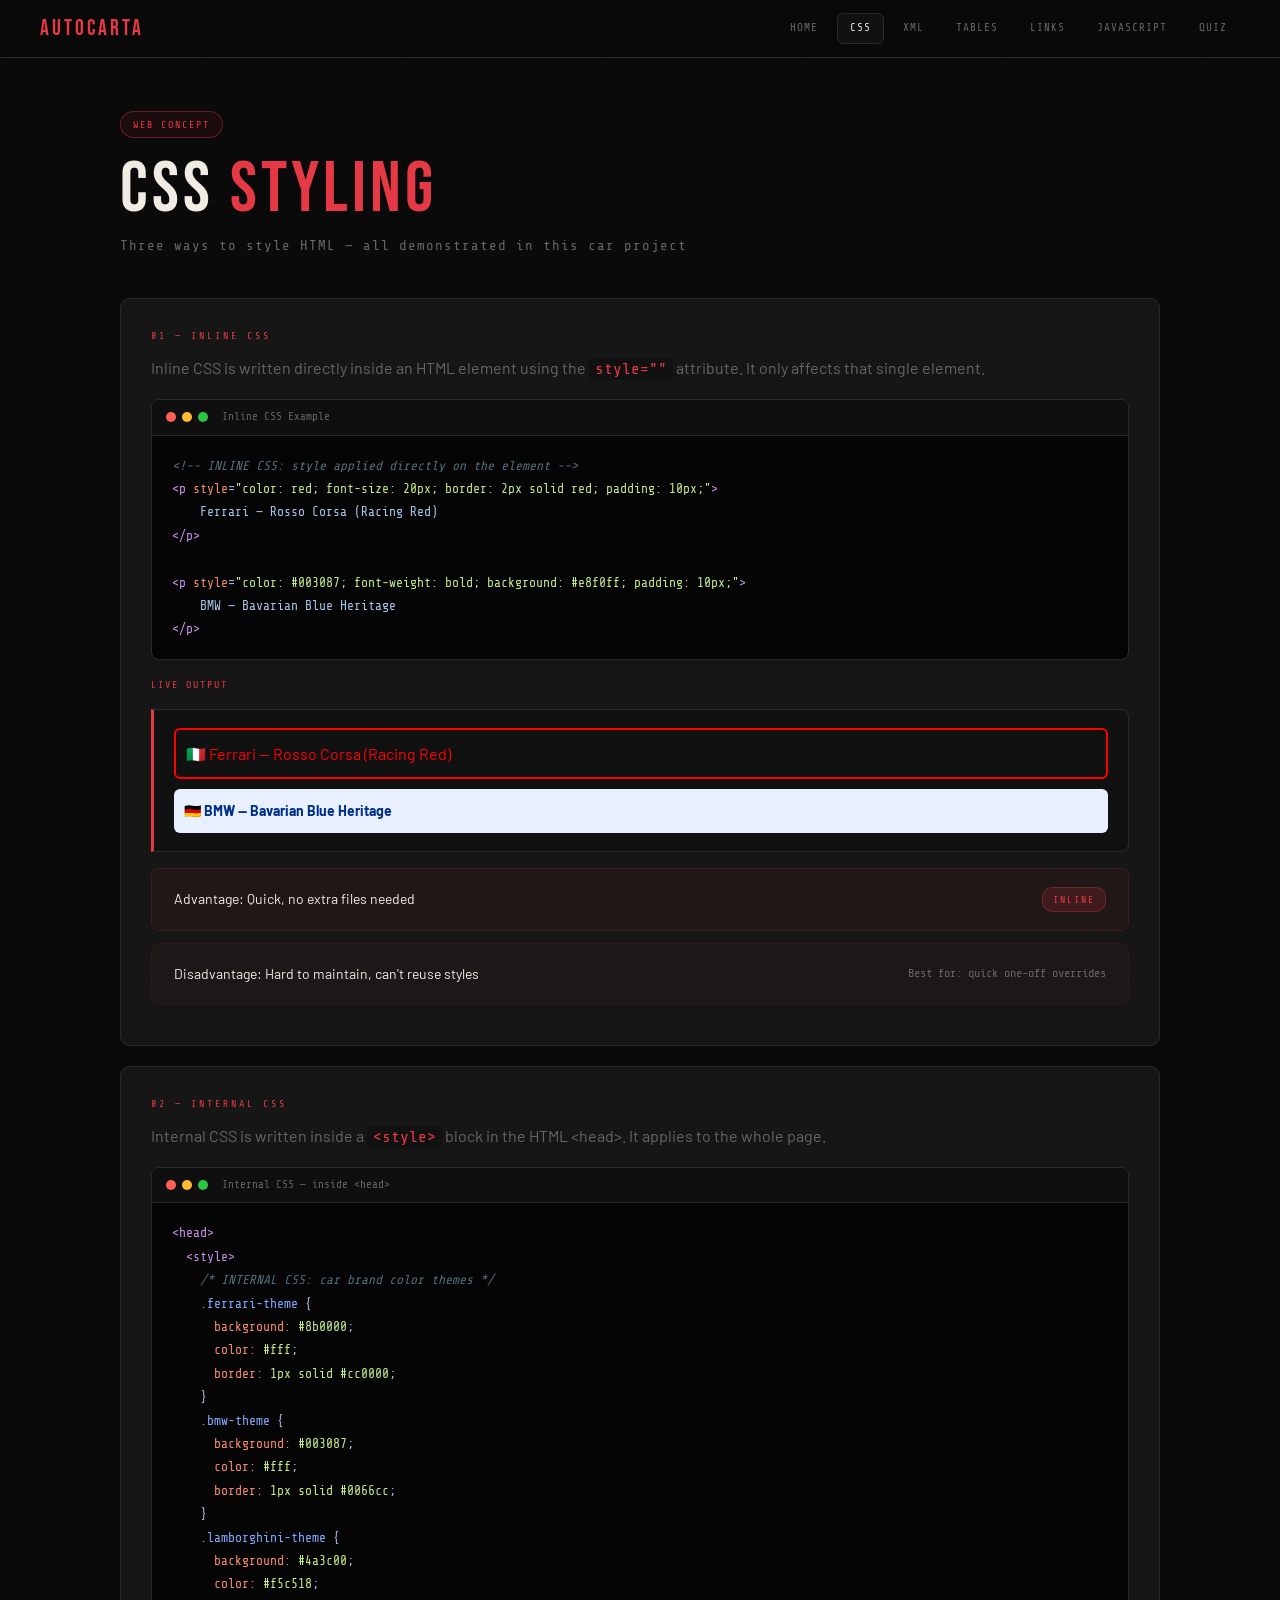
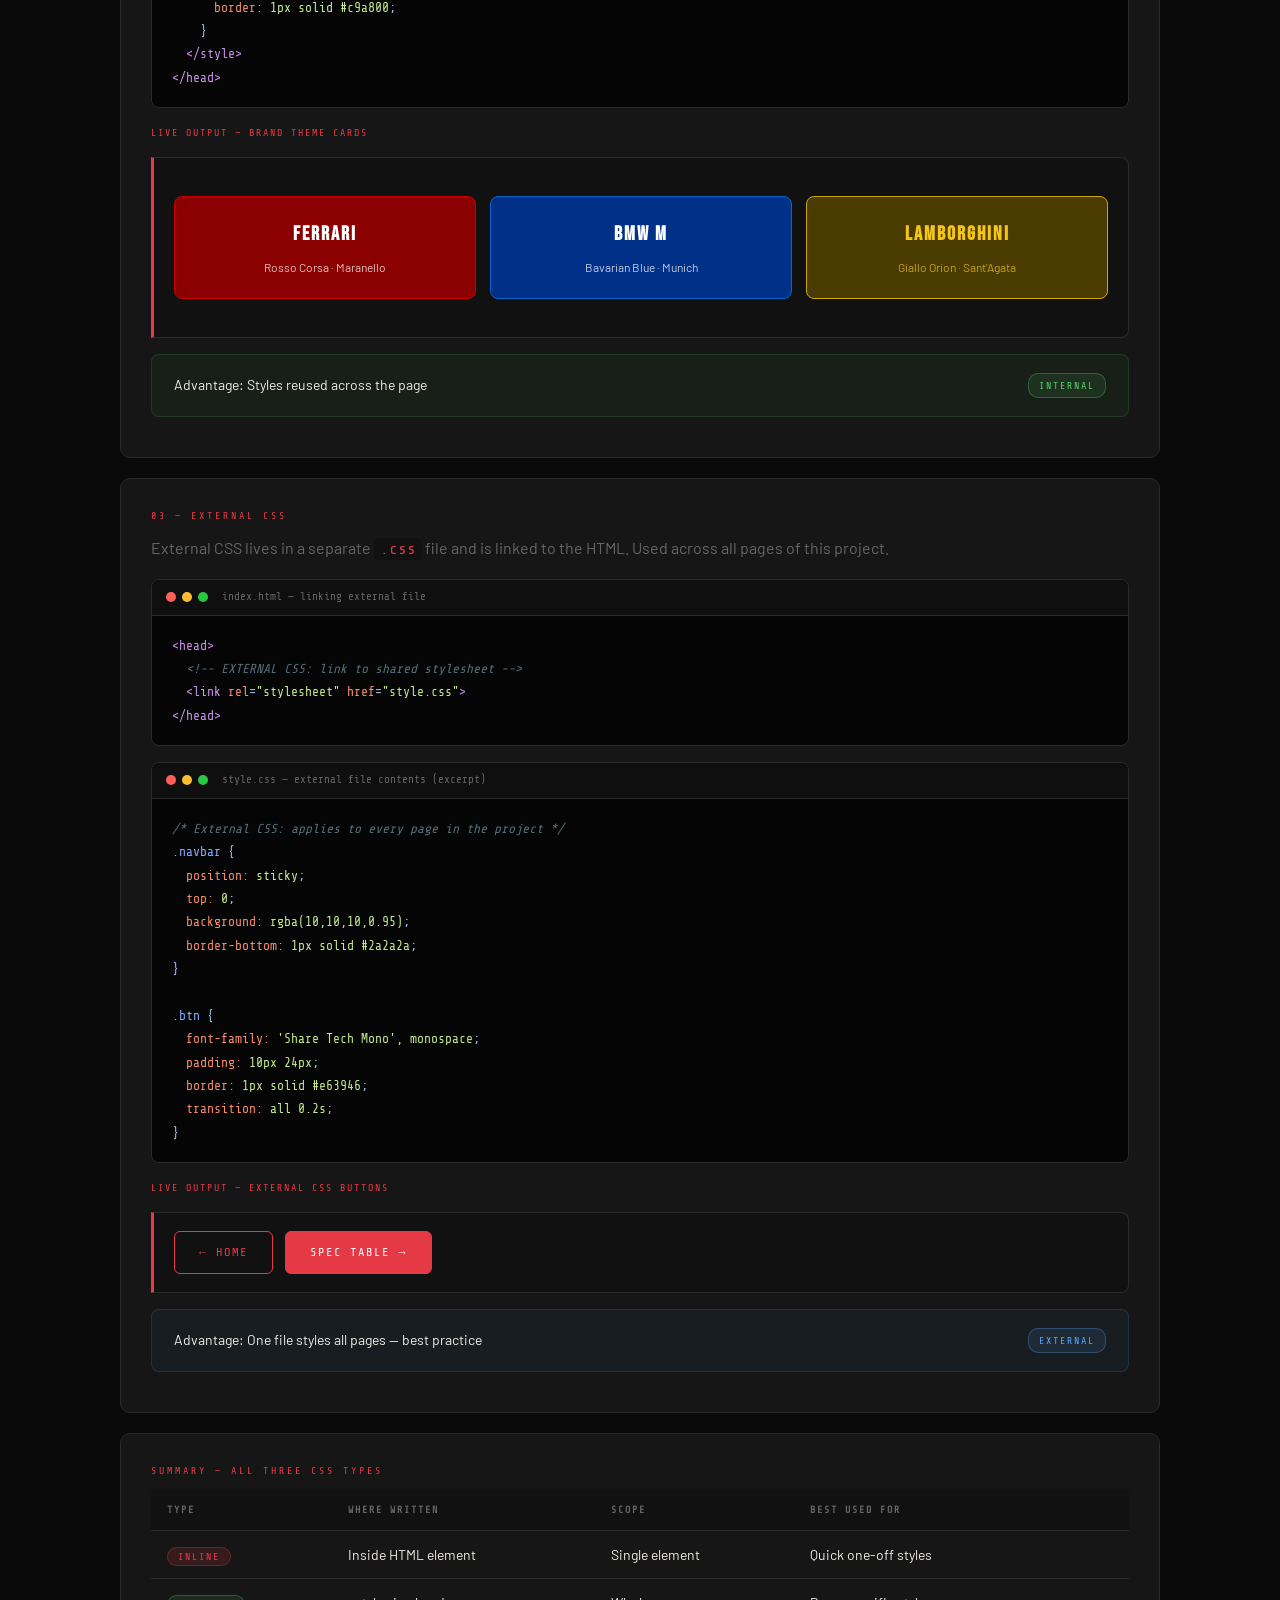
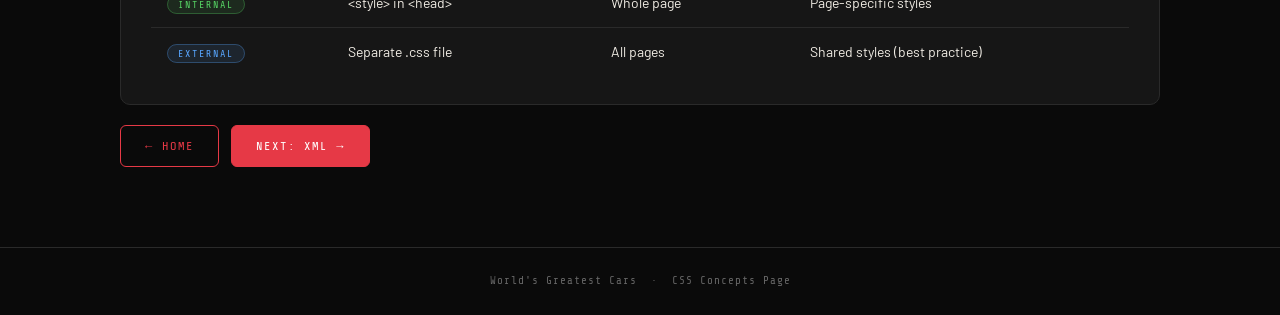
<file: css.html>
<!DOCTYPE html>
<html lang="en">
<head>
  <meta charset="UTF-8">
  <meta name="viewport" content="width=device-width, initial-scale=1.0">
  <title>CSS Concepts — World's Greatest Cars</title>

  <!-- EXTERNAL CSS: linking the shared stylesheet -->
  <link rel="stylesheet" href="style.css">

  <!-- INTERNAL CSS: styles specific to this page only -->
  <style>
    .css-demo-box {
      border-radius: 8px;
      padding: 18px 22px;
      margin: 12px 0;
      font-size: 14px;
      display: flex;
      align-items: center;
      justify-content: space-between;
      flex-wrap: wrap;
      gap: 10px;
    }
    .css-type-label {
      font-family: 'Share Tech Mono', monospace;
      font-size: 10px;
      letter-spacing: 2px;
      text-transform: uppercase;
      padding: 3px 10px;
      border-radius: 10px;
    }
    .inline-label { background: rgba(230,57,70,0.15); color: #e63946; border: 1px solid rgba(230,57,70,0.3); }
    .internal-label { background: rgba(86,211,100,0.1); color: #56d364; border: 1px solid rgba(86,211,100,0.3); }
    .external-label { background: rgba(88,166,255,0.1); color: #58a6ff; border: 1px solid rgba(88,166,255,0.3); }

    .car-theme-demo {
      display: grid;
      grid-template-columns: repeat(auto-fit, minmax(200px, 1fr));
      gap: 14px;
      margin: 20px 0;
    }
    .theme-card {
      border-radius: 8px;
      padding: 20px;
      text-align: center;
    }
    .theme-card h4 { font-family: 'Bebas Neue', sans-serif; font-size: 20px; letter-spacing: 2px; margin-bottom: 6px; }
    .theme-card p { font-size: 12px; opacity: 0.75; }

    /* Internal CSS: three different car-brand themes */
    .ferrari-theme { background: #8b0000; color: #fff; border: 1px solid #cc0000; }
    .bmw-theme { background: #003087; color: #fff; border: 1px solid #0066cc; }
    .lamborghini-theme { background: #4a3c00; color: #f5c518; border: 1px solid #c9a800; }
  </style>
</head>
<body>

<nav class="navbar">
  <a href="index.html" class="nav-logo">AUTOCARTA</a>
  <div class="nav-links">
    <a href="index.html">Home</a>
    <a href="css.html" class="active">CSS</a>
    <a href="xml.html">XML</a>
    <a href="tables.html">Tables</a>
    <a href="links.html">Links</a>
    <a href="javascript.html">JavaScript</a>
    <a href="quiz.html">Quiz</a>
  </div>
</nav>

<div class="page-wrap">

  <div class="concept-badge">Web Concept</div>
  <div class="section-title">CSS <span>Styling</span></div>
  <div class="section-sub">Three ways to style HTML — all demonstrated in this car project</div>

  <!-- 1. INLINE CSS -->
  <div class="card fade-up">
    <div class="card-label">01 — Inline CSS</div>
    <p style="margin-bottom:14px; color:var(--muted);">Inline CSS is written directly inside an HTML element using the <code style="background:var(--surface); padding:2px 6px; border-radius:4px; font-family:'Share Tech Mono',monospace; color:var(--accent);">style=""</code> attribute. It only affects that single element.</p>

    <div class="code-box">
      <div class="code-bar"><span class="dot r"></span><span class="dot y"></span><span class="dot g"></span><span class="filename">Inline CSS Example</span></div>
      <pre><span class="c">&lt;!-- INLINE CSS: style applied directly on the element --&gt;</span>
<span class="k">&lt;p</span> <span class="t">style</span>=<span class="s">"color: red; font-size: 20px; border: 2px solid red; padding: 10px;"</span><span class="k">&gt;</span>
    Ferrari — Rosso Corsa (Racing Red)
<span class="k">&lt;/p&gt;</span>

<span class="k">&lt;p</span> <span class="t">style</span>=<span class="s">"color: #003087; font-weight: bold; background: #e8f0ff; padding: 10px;"</span><span class="k">&gt;</span>
    BMW — Bavarian Blue Heritage
<span class="k">&lt;/p&gt;</span></pre>
    </div>

    <div class="output-label">Live Output</div>
    <div class="output-box">
      <!-- INLINE CSS CONCEPT live demo -->
      <p style="color: red; font-size: 16px; border: 2px solid red; padding: 10px; border-radius:6px; margin-bottom:10px;">🇮🇹 Ferrari — Rosso Corsa (Racing Red)</p>
      <p style="color: #003087; font-weight: bold; background: #e8f0ff; padding: 10px; border-radius:6px; color:#003087;">🇩🇪 BMW — Bavarian Blue Heritage</p>
    </div>

    <div class="css-demo-box" style="background: rgba(230,57,70,0.05); border: 1px solid rgba(230,57,70,0.15);">
      <span>Advantage: Quick, no extra files needed</span>
      <span class="css-type-label inline-label">Inline</span>
    </div>
    <div class="css-demo-box" style="background: rgba(230,57,70,0.03); border: 1px dashed rgba(230,57,70,0.1);">
      <span>Disadvantage: Hard to maintain, can't reuse styles</span>
      <span style="font-size:12px; color:var(--muted); font-family:'Share Tech Mono',monospace;">Best for: quick one-off overrides</span>
    </div>
  </div>

  <!-- 2. INTERNAL CSS -->
  <div class="card fade-up">
    <div class="card-label">02 — Internal CSS</div>
    <p style="margin-bottom:14px; color:var(--muted);">Internal CSS is written inside a <code style="background:var(--surface); padding:2px 6px; border-radius:4px; font-family:'Share Tech Mono',monospace; color:var(--accent);">&lt;style&gt;</code> block in the HTML &lt;head&gt;. It applies to the whole page.</p>

    <div class="code-box">
      <div class="code-bar"><span class="dot r"></span><span class="dot y"></span><span class="dot g"></span><span class="filename">Internal CSS — inside &lt;head&gt;</span></div>
      <pre><span class="k">&lt;head&gt;</span>
  <span class="k">&lt;style&gt;</span>
    <span class="c">/* INTERNAL CSS: car brand color themes */</span>
    <span class="v">.ferrari-theme</span> {
      <span class="t">background:</span> <span class="s">#8b0000</span>;
      <span class="t">color:</span> <span class="s">#fff</span>;
      <span class="t">border:</span> <span class="s">1px solid #cc0000</span>;
    }
    <span class="v">.bmw-theme</span> {
      <span class="t">background:</span> <span class="s">#003087</span>;
      <span class="t">color:</span> <span class="s">#fff</span>;
      <span class="t">border:</span> <span class="s">1px solid #0066cc</span>;
    }
    <span class="v">.lamborghini-theme</span> {
      <span class="t">background:</span> <span class="s">#4a3c00</span>;
      <span class="t">color:</span> <span class="s">#f5c518</span>;
      <span class="t">border:</span> <span class="s">1px solid #c9a800</span>;
    }
  <span class="k">&lt;/style&gt;</span>
<span class="k">&lt;/head&gt;</span></pre>
    </div>

    <div class="output-label">Live Output — Brand Theme Cards</div>
    <div class="output-box">
      <div class="car-theme-demo">
        <div class="theme-card ferrari-theme">
          <h4>Ferrari</h4>
          <p>Rosso Corsa · Maranello</p>
        </div>
        <div class="theme-card bmw-theme">
          <h4>BMW M</h4>
          <p>Bavarian Blue · Munich</p>
        </div>
        <div class="theme-card lamborghini-theme">
          <h4>Lamborghini</h4>
          <p>Giallo Orion · Sant'Agata</p>
        </div>
      </div>
    </div>

    <div class="css-demo-box" style="background: rgba(86,211,100,0.05); border: 1px solid rgba(86,211,100,0.15);">
      <span>Advantage: Styles reused across the page</span>
      <span class="css-type-label internal-label">Internal</span>
    </div>
  </div>

  <!-- 3. EXTERNAL CSS -->
  <div class="card fade-up">
    <div class="card-label">03 — External CSS</div>
    <p style="margin-bottom:14px; color:var(--muted);">External CSS lives in a separate <code style="background:var(--surface); padding:2px 6px; border-radius:4px; font-family:'Share Tech Mono',monospace; color:var(--accent);">.css</code> file and is linked to the HTML. Used across all pages of this project.</p>

    <div class="code-box">
      <div class="code-bar"><span class="dot r"></span><span class="dot y"></span><span class="dot g"></span><span class="filename">index.html — linking external file</span></div>
      <pre><span class="k">&lt;head&gt;</span>
  <span class="c">&lt;!-- EXTERNAL CSS: link to shared stylesheet --&gt;</span>
  <span class="k">&lt;link</span> <span class="t">rel</span>=<span class="s">"stylesheet"</span> <span class="t">href</span>=<span class="s">"style.css"</span><span class="k">&gt;</span>
<span class="k">&lt;/head&gt;</span></pre>
    </div>

    <div class="code-box">
      <div class="code-bar"><span class="dot r"></span><span class="dot y"></span><span class="dot g"></span><span class="filename">style.css — external file contents (excerpt)</span></div>
      <pre><span class="c">/* External CSS: applies to every page in the project */</span>
<span class="v">.navbar</span> {
  <span class="t">position:</span> <span class="s">sticky</span>;
  <span class="t">top:</span> <span class="s">0</span>;
  <span class="t">background:</span> <span class="s">rgba(10,10,10,0.95)</span>;
  <span class="t">border-bottom:</span> <span class="s">1px solid #2a2a2a</span>;
}

<span class="v">.btn</span> {
  <span class="t">font-family:</span> <span class="s">'Share Tech Mono', monospace</span>;
  <span class="t">padding:</span> <span class="s">10px 24px</span>;
  <span class="t">border:</span> <span class="s">1px solid #e63946</span>;
  <span class="t">transition:</span> <span class="s">all 0.2s</span>;
}</pre>
    </div>

    <div class="output-label">Live Output — External CSS Buttons</div>
    <div class="output-box" style="display:flex; gap:12px; flex-wrap:wrap;">
      <a href="index.html" class="btn">← Home</a>
      <a href="tables.html" class="btn btn-filled">Spec Table →</a>
    </div>

    <div class="css-demo-box" style="background: rgba(88,166,255,0.05); border: 1px solid rgba(88,166,255,0.15);">
      <span>Advantage: One file styles all pages — best practice</span>
      <span class="css-type-label external-label">External</span>
    </div>
  </div>

  <!-- SUMMARY TABLE -->
  <div class="card fade-up">
    <div class="card-label">Summary — All Three CSS Types</div>
    <table class="styled-table">
      <thead>
        <tr>
          <th>Type</th>
          <th>Where Written</th>
          <th>Scope</th>
          <th>Best Used For</th>
        </tr>
      </thead>
      <tbody>
        <tr>
          <td><span class="css-type-label inline-label">Inline</span></td>
          <td>Inside HTML element</td>
          <td>Single element</td>
          <td>Quick one-off styles</td>
        </tr>
        <tr>
          <td><span class="css-type-label internal-label">Internal</span></td>
          <td>&lt;style&gt; in &lt;head&gt;</td>
          <td>Whole page</td>
          <td>Page-specific styles</td>
        </tr>
        <tr>
          <td><span class="css-type-label external-label">External</span></td>
          <td>Separate .css file</td>
          <td>All pages</td>
          <td>Shared styles (best practice)</td>
        </tr>
      </tbody>
    </table>
  </div>

  <div style="display:flex; gap:12px; flex-wrap:wrap;">
    <a href="index.html" class="btn">← Home</a>
    <a href="xml.html" class="btn btn-filled">Next: XML →</a>
  </div>

</div>

<footer>
  <p>World's Greatest Cars &nbsp;·&nbsp; CSS Concepts Page</p>
</footer>

</body>
</html>
</file>
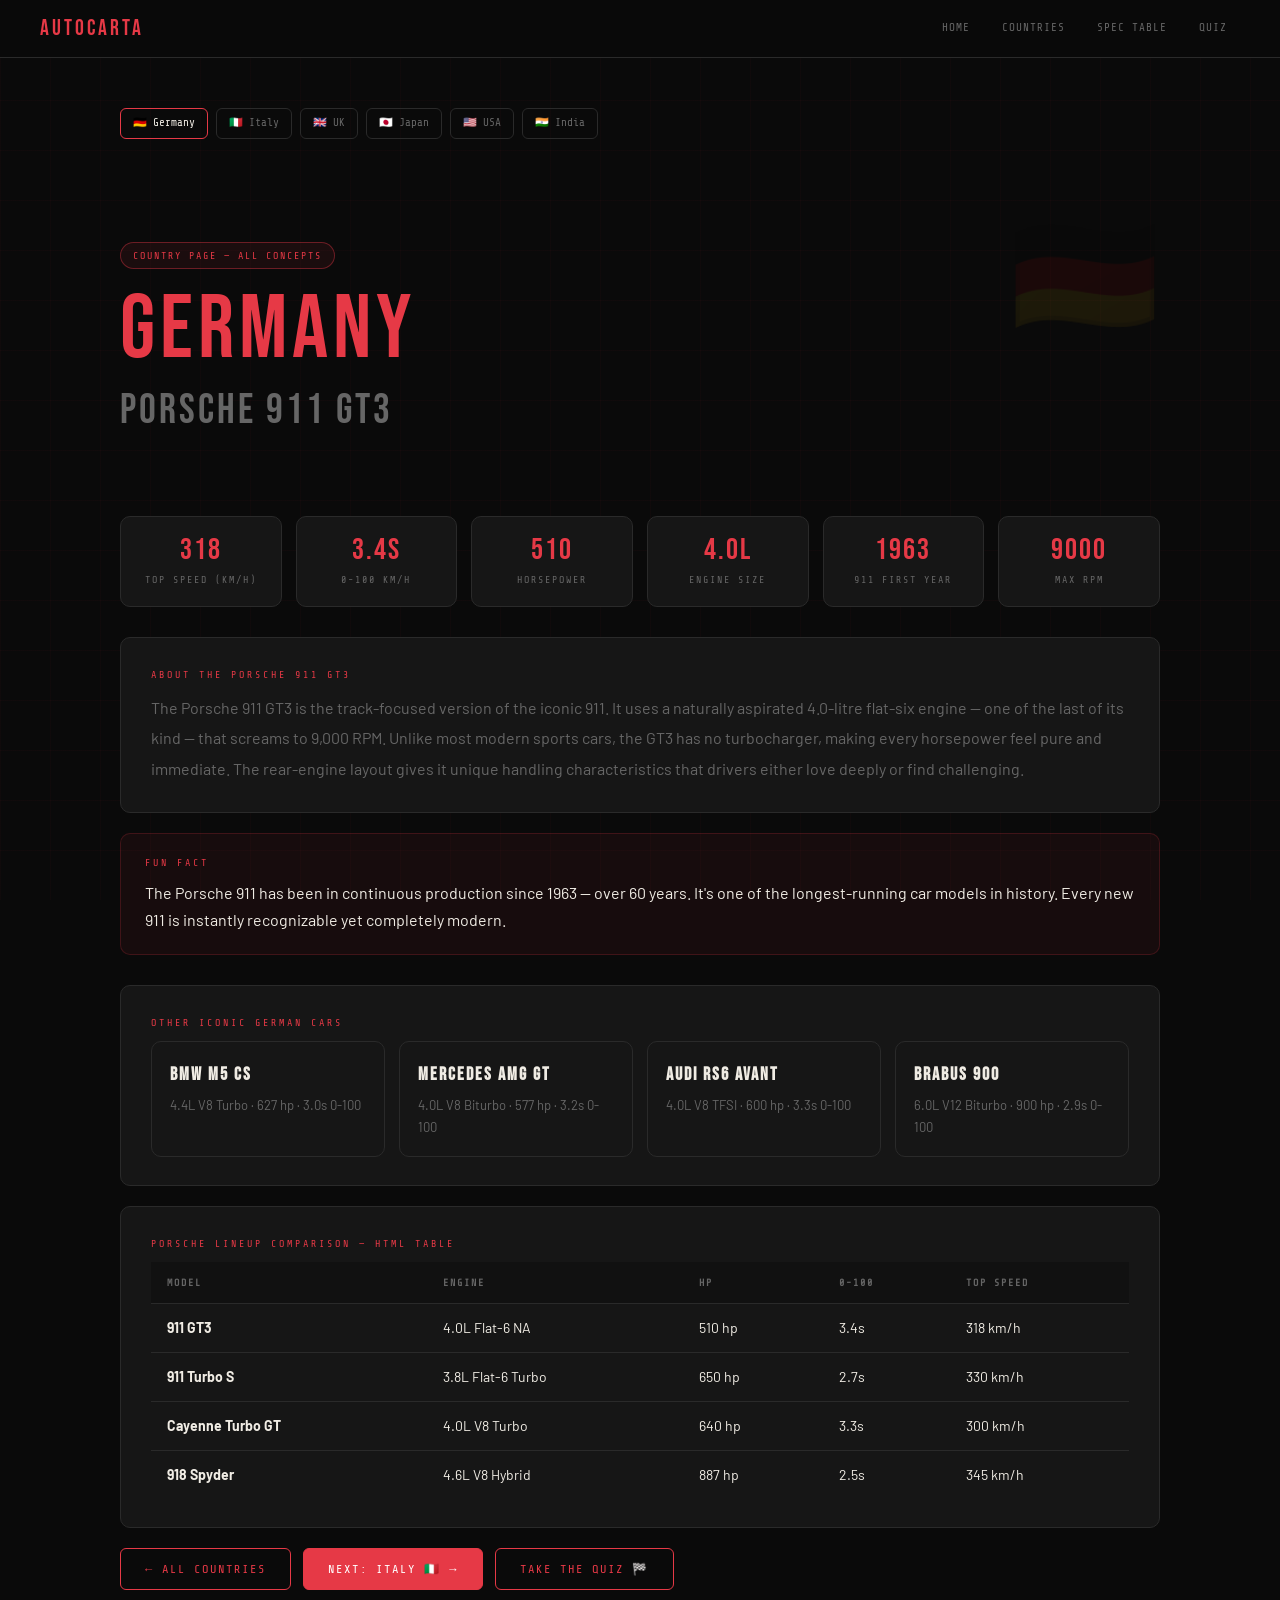
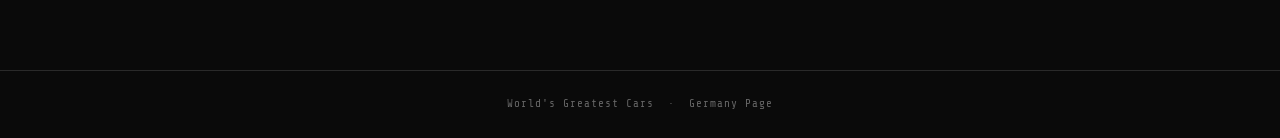
<file: germany.html>
<!DOCTYPE html>
<html lang="en">
<head>
  <meta charset="UTF-8">
  <meta name="viewport" content="width=device-width, initial-scale=1.0">
  <title>Germany — World's Greatest Cars</title>
  <link rel="stylesheet" href="style.css">
  <style>
    .country-hero { padding: 60px 0 40px; position: relative; }
    .country-flag-bg { font-size: 120px; position: absolute; right: 0; top: 30px; opacity: 0.08; pointer-events: none; user-select: none; line-height: 1; }
    .country-name { font-family: 'Bebas Neue', sans-serif; font-size: clamp(48px, 8vw, 90px); letter-spacing: 5px; line-height: 1; }
    .country-name span { color: var(--accent); }
    .car-name-big { font-family: 'Bebas Neue', sans-serif; font-size: clamp(26px, 4vw, 42px); letter-spacing: 3px; color: var(--muted); margin-bottom: 30px; }
    .spec-grid { display: grid; grid-template-columns: repeat(auto-fit, minmax(160px, 1fr)); gap: 14px; margin-bottom: 30px; }
    .spec-box { background: var(--card); border: 1px solid var(--border); border-radius: 10px; padding: 18px; text-align: center; }
    .spec-val { font-family: 'Bebas Neue', sans-serif; font-size: 30px; letter-spacing: 2px; color: var(--accent); line-height: 1; }
    .spec-lbl { font-family: 'Share Tech Mono', monospace; font-size: 10px; color: var(--muted); letter-spacing: 2px; text-transform: uppercase; margin-top: 6px; }
    .fact-box { background: rgba(230,57,70,0.06); border: 1px solid rgba(230,57,70,0.2); border-radius: 10px; padding: 20px 24px; margin-bottom: 30px; }
    .fact-box .label { font-family: 'Share Tech Mono', monospace; font-size: 10px; color: var(--accent); letter-spacing: 3px; text-transform: uppercase; margin-bottom: 8px; }
    .other-cars { display: grid; grid-template-columns: repeat(auto-fit, minmax(200px, 1fr)); gap: 14px; }
    .other-car { background: var(--card); border: 1px solid var(--border); border-radius: 10px; padding: 18px; }
    .other-car h4 { font-family: 'Bebas Neue', sans-serif; font-size: 18px; letter-spacing: 2px; margin-bottom: 4px; color: var(--text); }
    .other-car p { font-size: 13px; color: var(--muted); }
    .nav-countries { display: flex; gap: 8px; flex-wrap: wrap; margin-bottom: 40px; }
    .nav-countries a { font-family: 'Share Tech Mono', monospace; font-size: 11px; padding: 5px 12px; border: 1px solid var(--border); border-radius: 6px; color: var(--muted); text-decoration: none; transition: all 0.2s; }
    .nav-countries a:hover, .nav-countries a.active { color: var(--text); border-color: var(--accent); }
  </style>
</head>
<body>

<nav class="navbar">
  <a href="index.html" class="nav-logo">AUTOCARTA</a>
  <div class="nav-links">
    <a href="index.html">Home</a>
    <a href="links.html">Countries</a>
    <a href="tables.html">Spec Table</a>
    <a href="quiz.html">Quiz</a>
  </div>
</nav>

<div class="page-wrap">

  <div class="nav-countries">
    <a href="germany.html" class="active">🇩🇪 Germany</a>
    <a href="italy.html">🇮🇹 Italy</a>
    <a href="uk.html">🇬🇧 UK</a>
    <a href="japan.html">🇯🇵 Japan</a>
    <a href="usa.html">🇺🇸 USA</a>
    <a href="india.html">🇮🇳 India</a>
  </div>

  <div class="country-hero">
    <div class="country-flag-bg">🇩🇪</div>
    <div class="concept-badge">Country Page — All Concepts</div>
    <div class="country-name"><span>Germany</span></div>
    <div class="car-name-big">Porsche 911 GT3</div>
  </div>

  <!-- SPECS -->
  <div class="spec-grid">
    <div class="spec-box"><div class="spec-val">318</div><div class="spec-lbl">Top Speed (km/h)</div></div>
    <div class="spec-box"><div class="spec-val">3.4s</div><div class="spec-lbl">0-100 km/h</div></div>
    <div class="spec-box"><div class="spec-val">510</div><div class="spec-lbl">Horsepower</div></div>
    <div class="spec-box"><div class="spec-val">4.0L</div><div class="spec-lbl">Engine Size</div></div>
    <div class="spec-box"><div class="spec-val">1963</div><div class="spec-lbl">911 First Year</div></div>
    <div class="spec-box"><div class="spec-val">9000</div><div class="spec-lbl">Max RPM</div></div>
  </div>

  <!-- INFO -->
  <div class="card fade-up">
    <div class="card-label">About the Porsche 911 GT3</div>
    <p style="color:var(--muted); line-height:1.9;">The Porsche 911 GT3 is the track-focused version of the iconic 911. It uses a naturally aspirated 4.0-litre flat-six engine — one of the last of its kind — that screams to 9,000 RPM. Unlike most modern sports cars, the GT3 has no turbocharger, making every horsepower feel pure and immediate. The rear-engine layout gives it unique handling characteristics that drivers either love deeply or find challenging.</p>
  </div>

  <!-- FUN FACT -->
  <div class="fact-box">
    <div class="label">Fun Fact</div>
    <p>The Porsche 911 has been in continuous production since 1963 — over 60 years. It's one of the longest-running car models in history. Every new 911 is instantly recognizable yet completely modern.</p>
  </div>

  <!-- OTHER GERMAN CARS -->
  <div class="card fade-up">
    <div class="card-label">Other Iconic German Cars</div>
    <div class="other-cars">
      <div class="other-car"><h4>BMW M5 CS</h4><p>4.4L V8 Turbo · 627 hp · 3.0s 0-100</p></div>
      <div class="other-car"><h4>Mercedes AMG GT</h4><p>4.0L V8 Biturbo · 577 hp · 3.2s 0-100</p></div>
      <div class="other-car"><h4>Audi RS6 Avant</h4><p>4.0L V8 TFSI · 600 hp · 3.3s 0-100</p></div>
      <div class="other-car"><h4>Brabus 900</h4><p>6.0L V12 Biturbo · 900 hp · 2.9s 0-100</p></div>
    </div>
  </div>

  <!-- SPEC TABLE (Tables concept) -->
  <div class="card fade-up">
    <div class="card-label">Porsche Lineup Comparison — HTML Table</div>
    <table class="styled-table">
      <thead>
        <tr><th>Model</th><th>Engine</th><th>HP</th><th>0-100</th><th>Top Speed</th></tr>
      </thead>
      <tbody>
        <tr><td><strong>911 GT3</strong></td><td>4.0L Flat-6 NA</td><td>510 hp</td><td>3.4s</td><td>318 km/h</td></tr>
        <tr><td><strong>911 Turbo S</strong></td><td>3.8L Flat-6 Turbo</td><td>650 hp</td><td>2.7s</td><td>330 km/h</td></tr>
        <tr><td><strong>Cayenne Turbo GT</strong></td><td>4.0L V8 Turbo</td><td>640 hp</td><td>3.3s</td><td>300 km/h</td></tr>
        <tr><td><strong>918 Spyder</strong></td><td>4.6L V8 Hybrid</td><td>887 hp</td><td>2.5s</td><td>345 km/h</td></tr>
      </tbody>
    </table>
  </div>

  <div style="display:flex; gap:12px; flex-wrap:wrap;">
    <a href="links.html" class="btn">← All Countries</a>
    <a href="italy.html" class="btn btn-filled">Next: Italy 🇮🇹 →</a>
    <a href="quiz.html" class="btn">Take the Quiz 🏁</a>
  </div>

</div>

<footer><p>World's Greatest Cars &nbsp;·&nbsp; Germany Page</p></footer>
</body>
</html>
</file>
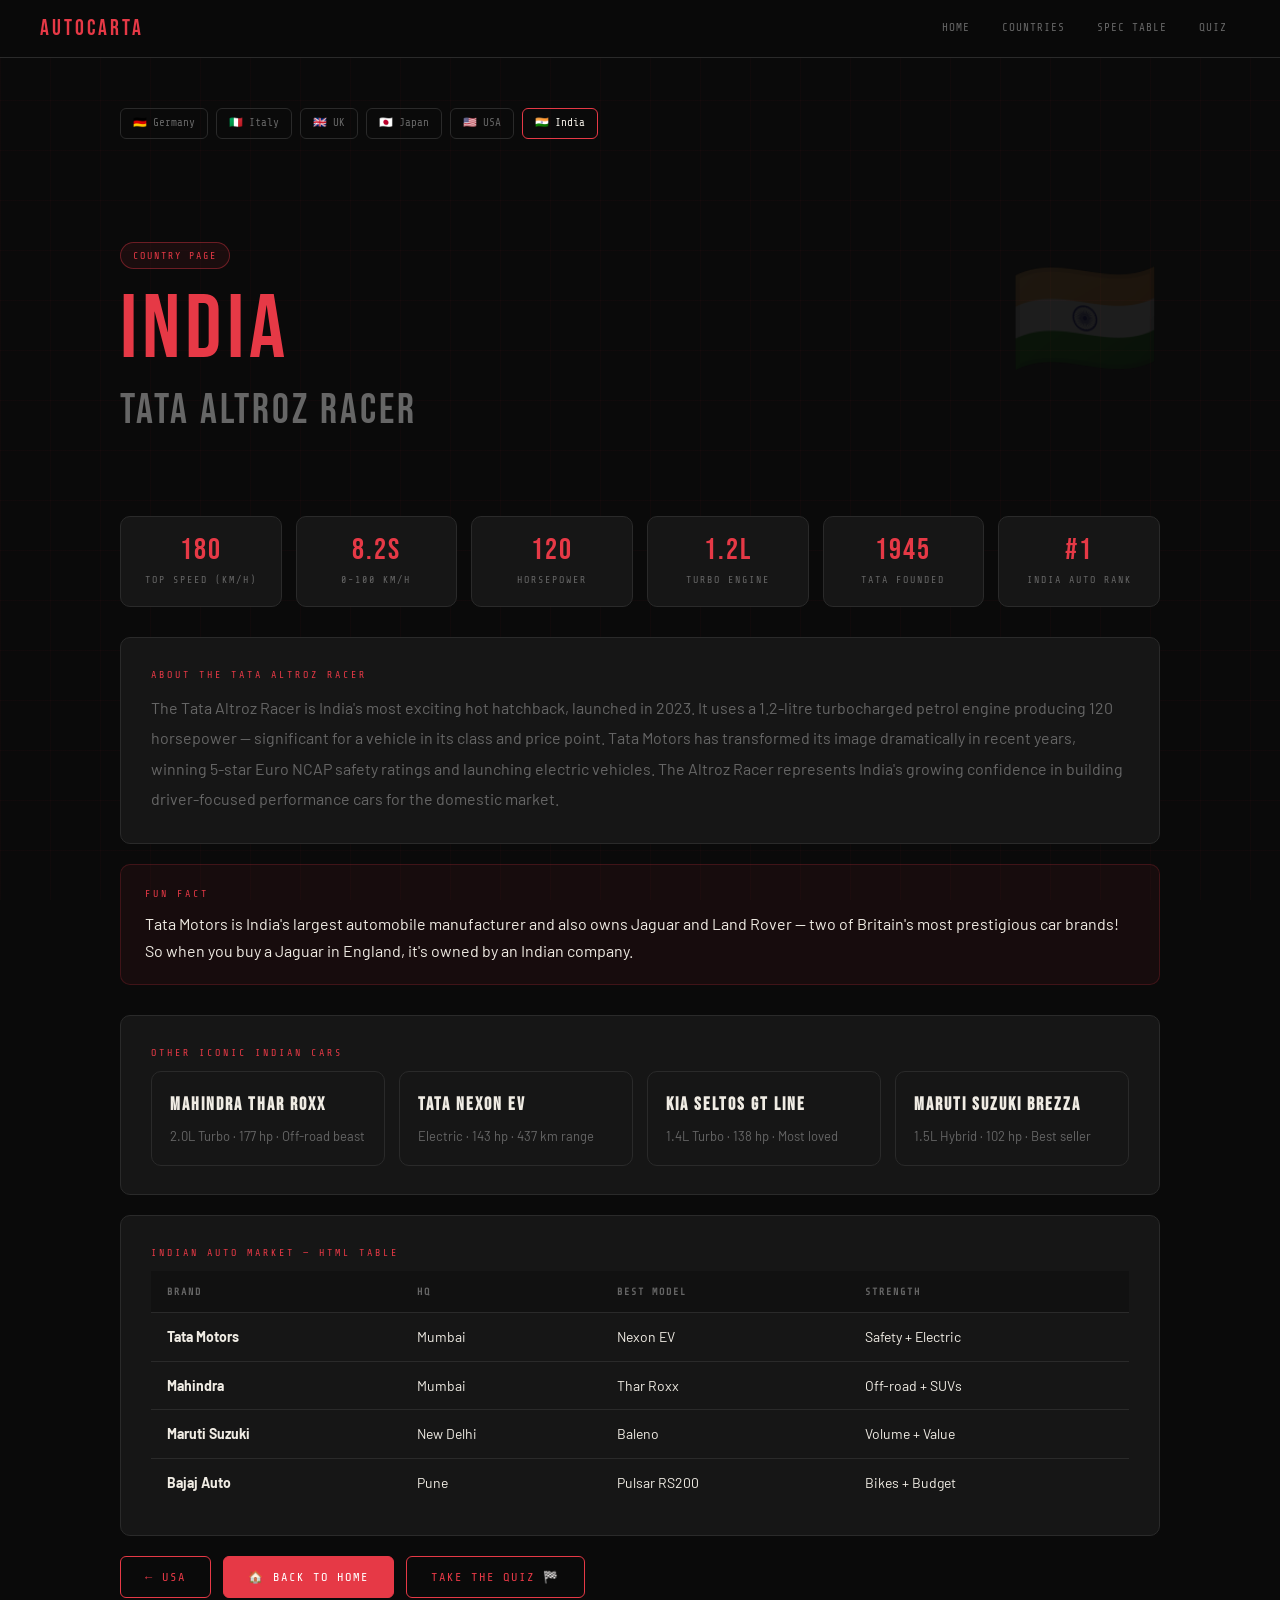
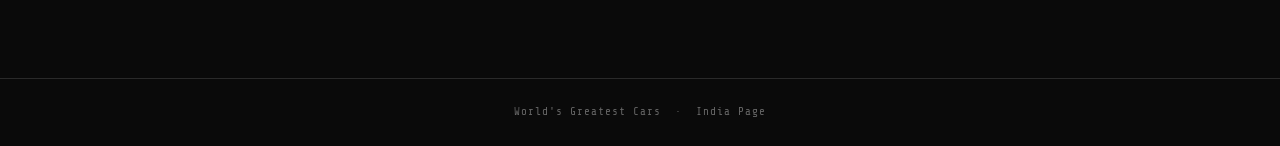
<file: india.html>
<!DOCTYPE html>
<html lang="en">
<head>
  <meta charset="UTF-8"><meta name="viewport" content="width=device-width, initial-scale=1.0">
  <title>India — World's Greatest Cars</title>
  <link rel="stylesheet" href="style.css">
  <style>
    .country-hero{padding:60px 0 40px;position:relative}.country-flag-bg{font-size:120px;position:absolute;right:0;top:30px;opacity:.08;pointer-events:none;user-select:none}.country-name{font-family:'Bebas Neue',sans-serif;font-size:clamp(48px,8vw,90px);letter-spacing:5px;line-height:1}.country-name span{color:var(--accent)}.car-name-big{font-family:'Bebas Neue',sans-serif;font-size:clamp(26px,4vw,42px);letter-spacing:3px;color:var(--muted);margin-bottom:30px}.spec-grid{display:grid;grid-template-columns:repeat(auto-fit,minmax(160px,1fr));gap:14px;margin-bottom:30px}.spec-box{background:var(--card);border:1px solid var(--border);border-radius:10px;padding:18px;text-align:center}.spec-val{font-family:'Bebas Neue',sans-serif;font-size:30px;letter-spacing:2px;color:var(--accent);line-height:1}.spec-lbl{font-family:'Share Tech Mono',monospace;font-size:10px;color:var(--muted);letter-spacing:2px;text-transform:uppercase;margin-top:6px}.fact-box{background:rgba(230,57,70,.06);border:1px solid rgba(230,57,70,.2);border-radius:10px;padding:20px 24px;margin-bottom:30px}.fact-box .label{font-family:'Share Tech Mono',monospace;font-size:10px;color:var(--accent);letter-spacing:3px;text-transform:uppercase;margin-bottom:8px}.other-cars{display:grid;grid-template-columns:repeat(auto-fit,minmax(200px,1fr));gap:14px}.other-car{background:var(--card);border:1px solid var(--border);border-radius:10px;padding:18px}.other-car h4{font-family:'Bebas Neue',sans-serif;font-size:18px;letter-spacing:2px;margin-bottom:4px;color:var(--text)}.other-car p{font-size:13px;color:var(--muted)}.nav-countries{display:flex;gap:8px;flex-wrap:wrap;margin-bottom:40px}.nav-countries a{font-family:'Share Tech Mono',monospace;font-size:11px;padding:5px 12px;border:1px solid var(--border);border-radius:6px;color:var(--muted);text-decoration:none;transition:all .2s}.nav-countries a:hover,.nav-countries a.active{color:var(--text);border-color:var(--accent)}
  </style>
</head>
<body>
<nav class="navbar">
  <a href="index.html" class="nav-logo">AUTOCARTA</a>
  <div class="nav-links"><a href="index.html">Home</a><a href="links.html">Countries</a><a href="tables.html">Spec Table</a><a href="quiz.html">Quiz</a></div>
</nav>
<div class="page-wrap">
  <div class="nav-countries">
    <a href="germany.html">🇩🇪 Germany</a><a href="italy.html">🇮🇹 Italy</a><a href="uk.html">🇬🇧 UK</a><a href="japan.html">🇯🇵 Japan</a><a href="usa.html">🇺🇸 USA</a><a href="india.html" class="active">🇮🇳 India</a>
  </div>
  <div class="country-hero">
    <div class="country-flag-bg">🇮🇳</div>
    <div class="concept-badge">Country Page</div>
    <div class="country-name"><span>India</span></div>
    <div class="car-name-big">Tata Altroz Racer</div>
  </div>
  <div class="spec-grid">
    <div class="spec-box"><div class="spec-val">180</div><div class="spec-lbl">Top Speed (km/h)</div></div>
    <div class="spec-box"><div class="spec-val">8.2s</div><div class="spec-lbl">0-100 km/h</div></div>
    <div class="spec-box"><div class="spec-val">120</div><div class="spec-lbl">Horsepower</div></div>
    <div class="spec-box"><div class="spec-val">1.2L</div><div class="spec-lbl">Turbo Engine</div></div>
    <div class="spec-box"><div class="spec-val">1945</div><div class="spec-lbl">Tata Founded</div></div>
    <div class="spec-box"><div class="spec-val">#1</div><div class="spec-lbl">India Auto Rank</div></div>
  </div>
  <div class="card fade-up">
    <div class="card-label">About the Tata Altroz Racer</div>
    <p style="color:var(--muted);line-height:1.9;">The Tata Altroz Racer is India's most exciting hot hatchback, launched in 2023. It uses a 1.2-litre turbocharged petrol engine producing 120 horsepower — significant for a vehicle in its class and price point. Tata Motors has transformed its image dramatically in recent years, winning 5-star Euro NCAP safety ratings and launching electric vehicles. The Altroz Racer represents India's growing confidence in building driver-focused performance cars for the domestic market.</p>
  </div>
  <div class="fact-box">
    <div class="label">Fun Fact</div>
    <p>Tata Motors is India's largest automobile manufacturer and also owns Jaguar and Land Rover — two of Britain's most prestigious car brands! So when you buy a Jaguar in England, it's owned by an Indian company.</p>
  </div>
  <div class="card fade-up">
    <div class="card-label">Other Iconic Indian Cars</div>
    <div class="other-cars">
      <div class="other-car"><h4>Mahindra Thar Roxx</h4><p>2.0L Turbo · 177 hp · Off-road beast</p></div>
      <div class="other-car"><h4>Tata Nexon EV</h4><p>Electric · 143 hp · 437 km range</p></div>
      <div class="other-car"><h4>Kia Seltos GT Line</h4><p>1.4L Turbo · 138 hp · Most loved</p></div>
      <div class="other-car"><h4>Maruti Suzuki Brezza</h4><p>1.5L Hybrid · 102 hp · Best seller</p></div>
    </div>
  </div>
  <div class="card fade-up">
    <div class="card-label">Indian Auto Market — HTML Table</div>
    <table class="styled-table">
      <thead><tr><th>Brand</th><th>HQ</th><th>Best Model</th><th>Strength</th></tr></thead>
      <tbody>
        <tr><td><strong>Tata Motors</strong></td><td>Mumbai</td><td>Nexon EV</td><td>Safety + Electric</td></tr>
        <tr><td><strong>Mahindra</strong></td><td>Mumbai</td><td>Thar Roxx</td><td>Off-road + SUVs</td></tr>
        <tr><td><strong>Maruti Suzuki</strong></td><td>New Delhi</td><td>Baleno</td><td>Volume + Value</td></tr>
        <tr><td><strong>Bajaj Auto</strong></td><td>Pune</td><td>Pulsar RS200</td><td>Bikes + Budget</td></tr>
      </tbody>
    </table>
  </div>
  <div style="display:flex;gap:12px;flex-wrap:wrap;">
    <a href="usa.html" class="btn">← USA</a>
    <a href="index.html" class="btn btn-filled">🏠 Back to Home</a>
    <a href="quiz.html" class="btn">Take the Quiz 🏁</a>
  </div>
</div>
<footer><p>World's Greatest Cars &nbsp;·&nbsp; India Page</p></footer>
</body>
</html>
</file>
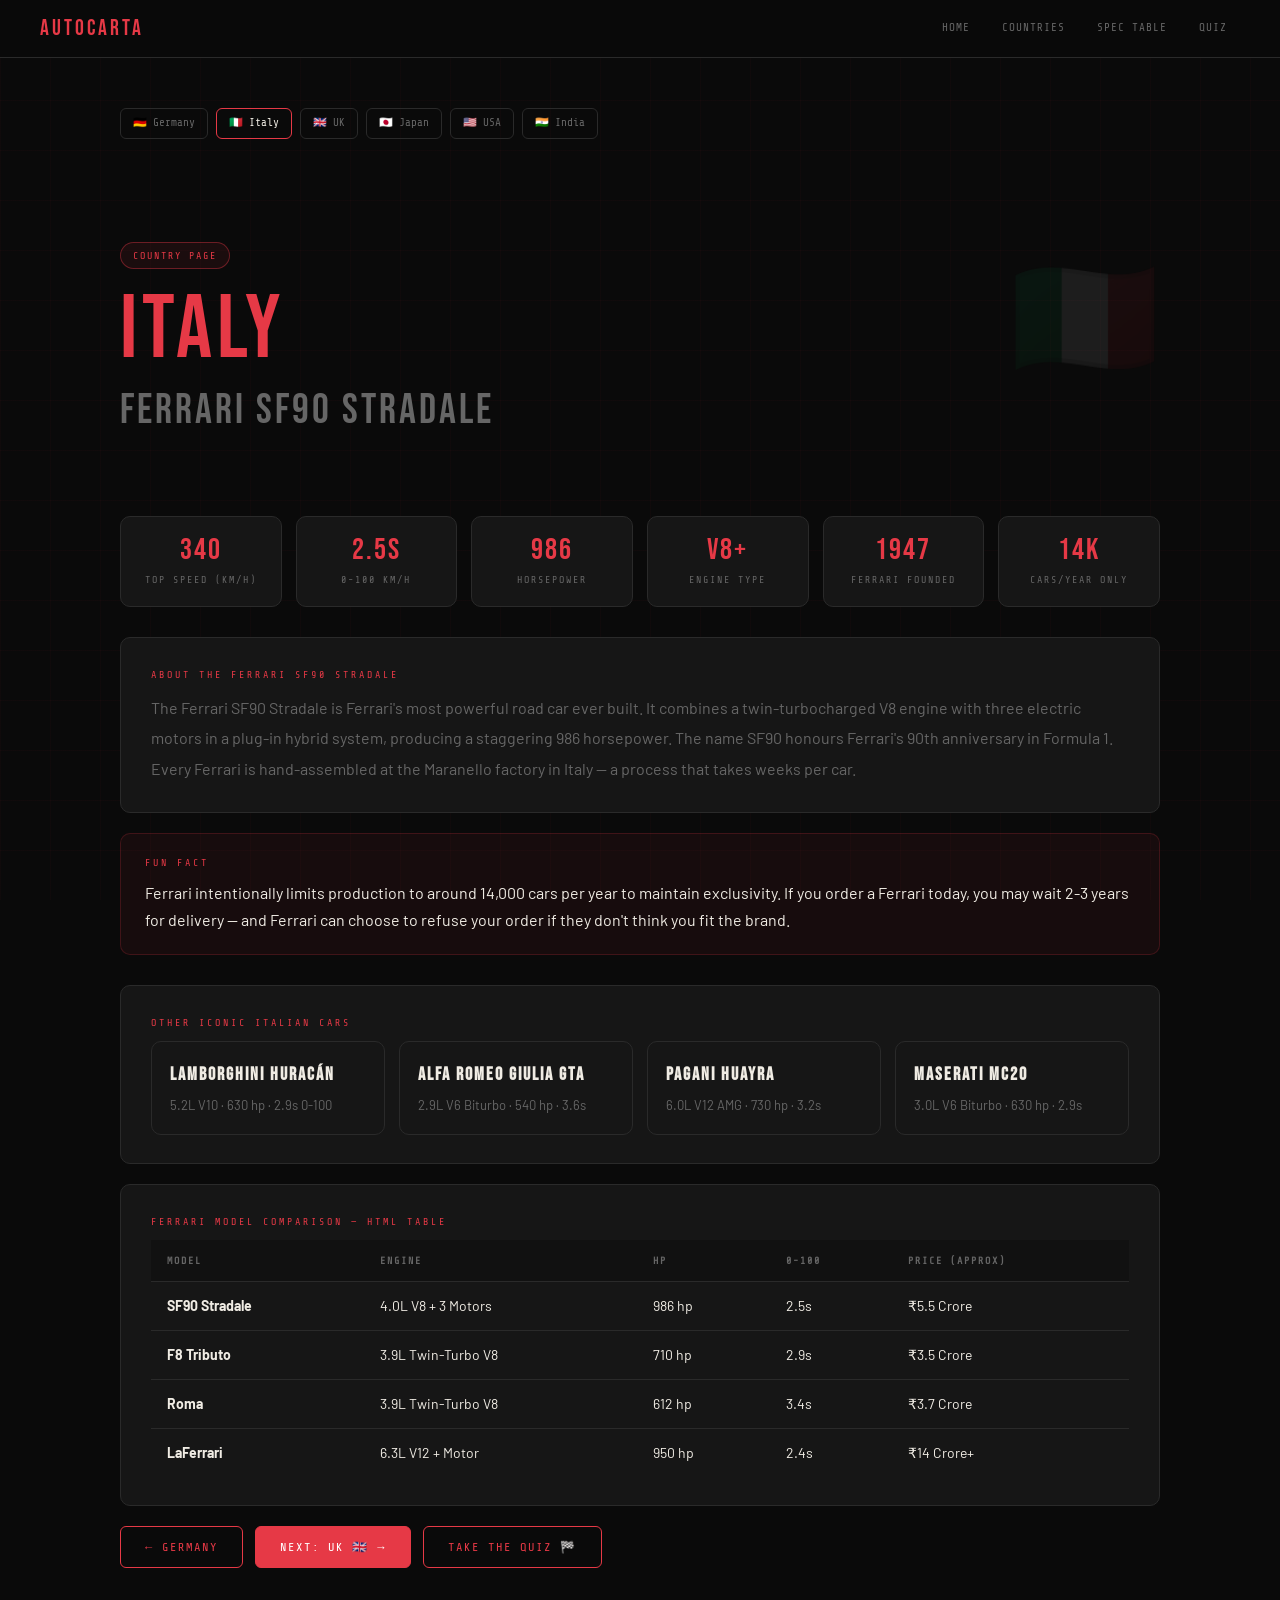
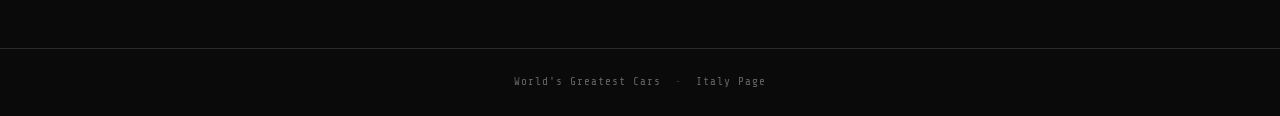
<file: italy.html>
<!DOCTYPE html>
<html lang="en">
<head>
  <meta charset="UTF-8">
  <meta name="viewport" content="width=device-width, initial-scale=1.0">
  <title>Italy — World's Greatest Cars</title>
  <link rel="stylesheet" href="style.css">
  <style>
    .country-hero { padding: 60px 0 40px; position: relative; }
    .country-flag-bg { font-size: 120px; position: absolute; right: 0; top: 30px; opacity: 0.08; pointer-events: none; user-select: none; }
    .country-name { font-family: 'Bebas Neue', sans-serif; font-size: clamp(48px, 8vw, 90px); letter-spacing: 5px; line-height: 1; }
    .country-name span { color: var(--accent); }
    .car-name-big { font-family: 'Bebas Neue', sans-serif; font-size: clamp(26px, 4vw, 42px); letter-spacing: 3px; color: var(--muted); margin-bottom: 30px; }
    .spec-grid { display: grid; grid-template-columns: repeat(auto-fit, minmax(160px, 1fr)); gap: 14px; margin-bottom: 30px; }
    .spec-box { background: var(--card); border: 1px solid var(--border); border-radius: 10px; padding: 18px; text-align: center; }
    .spec-val { font-family: 'Bebas Neue', sans-serif; font-size: 30px; letter-spacing: 2px; color: var(--accent); line-height: 1; }
    .spec-lbl { font-family: 'Share Tech Mono', monospace; font-size: 10px; color: var(--muted); letter-spacing: 2px; text-transform: uppercase; margin-top: 6px; }
    .fact-box { background: rgba(230,57,70,0.06); border: 1px solid rgba(230,57,70,0.2); border-radius: 10px; padding: 20px 24px; margin-bottom: 30px; }
    .fact-box .label { font-family: 'Share Tech Mono', monospace; font-size: 10px; color: var(--accent); letter-spacing: 3px; text-transform: uppercase; margin-bottom: 8px; }
    .other-cars { display: grid; grid-template-columns: repeat(auto-fit, minmax(200px, 1fr)); gap: 14px; }
    .other-car { background: var(--card); border: 1px solid var(--border); border-radius: 10px; padding: 18px; }
    .other-car h4 { font-family: 'Bebas Neue', sans-serif; font-size: 18px; letter-spacing: 2px; margin-bottom: 4px; color: var(--text); }
    .other-car p { font-size: 13px; color: var(--muted); }
    .nav-countries { display: flex; gap: 8px; flex-wrap: wrap; margin-bottom: 40px; }
    .nav-countries a { font-family: 'Share Tech Mono', monospace; font-size: 11px; padding: 5px 12px; border: 1px solid var(--border); border-radius: 6px; color: var(--muted); text-decoration: none; transition: all 0.2s; }
    .nav-countries a:hover, .nav-countries a.active { color: var(--text); border-color: var(--accent); }
  </style>
</head>
<body>
<nav class="navbar">
  <a href="index.html" class="nav-logo">AUTOCARTA</a>
  <div class="nav-links">
    <a href="index.html">Home</a>
    <a href="links.html">Countries</a>
    <a href="tables.html">Spec Table</a>
    <a href="quiz.html">Quiz</a>
  </div>
</nav>
<div class="page-wrap">
  <div class="nav-countries">
    <a href="germany.html">🇩🇪 Germany</a>
    <a href="italy.html" class="active">🇮🇹 Italy</a>
    <a href="uk.html">🇬🇧 UK</a>
    <a href="japan.html">🇯🇵 Japan</a>
    <a href="usa.html">🇺🇸 USA</a>
    <a href="india.html">🇮🇳 India</a>
  </div>
  <div class="country-hero">
    <div class="country-flag-bg">🇮🇹</div>
    <div class="concept-badge">Country Page</div>
    <div class="country-name"><span>Italy</span></div>
    <div class="car-name-big">Ferrari SF90 Stradale</div>
  </div>
  <div class="spec-grid">
    <div class="spec-box"><div class="spec-val">340</div><div class="spec-lbl">Top Speed (km/h)</div></div>
    <div class="spec-box"><div class="spec-val">2.5s</div><div class="spec-lbl">0-100 km/h</div></div>
    <div class="spec-box"><div class="spec-val">986</div><div class="spec-lbl">Horsepower</div></div>
    <div class="spec-box"><div class="spec-val">V8+</div><div class="spec-lbl">Engine Type</div></div>
    <div class="spec-box"><div class="spec-val">1947</div><div class="spec-lbl">Ferrari Founded</div></div>
    <div class="spec-box"><div class="spec-val">14K</div><div class="spec-lbl">Cars/Year Only</div></div>
  </div>
  <div class="card fade-up">
    <div class="card-label">About the Ferrari SF90 Stradale</div>
    <p style="color:var(--muted); line-height:1.9;">The Ferrari SF90 Stradale is Ferrari's most powerful road car ever built. It combines a twin-turbocharged V8 engine with three electric motors in a plug-in hybrid system, producing a staggering 986 horsepower. The name SF90 honours Ferrari's 90th anniversary in Formula 1. Every Ferrari is hand-assembled at the Maranello factory in Italy — a process that takes weeks per car.</p>
  </div>
  <div class="fact-box">
    <div class="label">Fun Fact</div>
    <p>Ferrari intentionally limits production to around 14,000 cars per year to maintain exclusivity. If you order a Ferrari today, you may wait 2-3 years for delivery — and Ferrari can choose to refuse your order if they don't think you fit the brand.</p>
  </div>
  <div class="card fade-up">
    <div class="card-label">Other Iconic Italian Cars</div>
    <div class="other-cars">
      <div class="other-car"><h4>Lamborghini Huracán</h4><p>5.2L V10 · 630 hp · 2.9s 0-100</p></div>
      <div class="other-car"><h4>Alfa Romeo Giulia GTA</h4><p>2.9L V6 Biturbo · 540 hp · 3.6s</p></div>
      <div class="other-car"><h4>Pagani Huayra</h4><p>6.0L V12 AMG · 730 hp · 3.2s</p></div>
      <div class="other-car"><h4>Maserati MC20</h4><p>3.0L V6 Biturbo · 630 hp · 2.9s</p></div>
    </div>
  </div>
  <div class="card fade-up">
    <div class="card-label">Ferrari Model Comparison — HTML Table</div>
    <table class="styled-table">
      <thead><tr><th>Model</th><th>Engine</th><th>HP</th><th>0-100</th><th>Price (approx)</th></tr></thead>
      <tbody>
        <tr><td><strong>SF90 Stradale</strong></td><td>4.0L V8 + 3 Motors</td><td>986 hp</td><td>2.5s</td><td>₹5.5 Crore</td></tr>
        <tr><td><strong>F8 Tributo</strong></td><td>3.9L Twin-Turbo V8</td><td>710 hp</td><td>2.9s</td><td>₹3.5 Crore</td></tr>
        <tr><td><strong>Roma</strong></td><td>3.9L Twin-Turbo V8</td><td>612 hp</td><td>3.4s</td><td>₹3.7 Crore</td></tr>
        <tr><td><strong>LaFerrari</strong></td><td>6.3L V12 + Motor</td><td>950 hp</td><td>2.4s</td><td>₹14 Crore+</td></tr>
      </tbody>
    </table>
  </div>
  <div style="display:flex; gap:12px; flex-wrap:wrap;">
    <a href="germany.html" class="btn">← Germany</a>
    <a href="uk.html" class="btn btn-filled">Next: UK 🇬🇧 →</a>
    <a href="quiz.html" class="btn">Take the Quiz 🏁</a>
  </div>
</div>
<footer><p>World's Greatest Cars &nbsp;·&nbsp; Italy Page</p></footer>
</body>
</html>
</file>
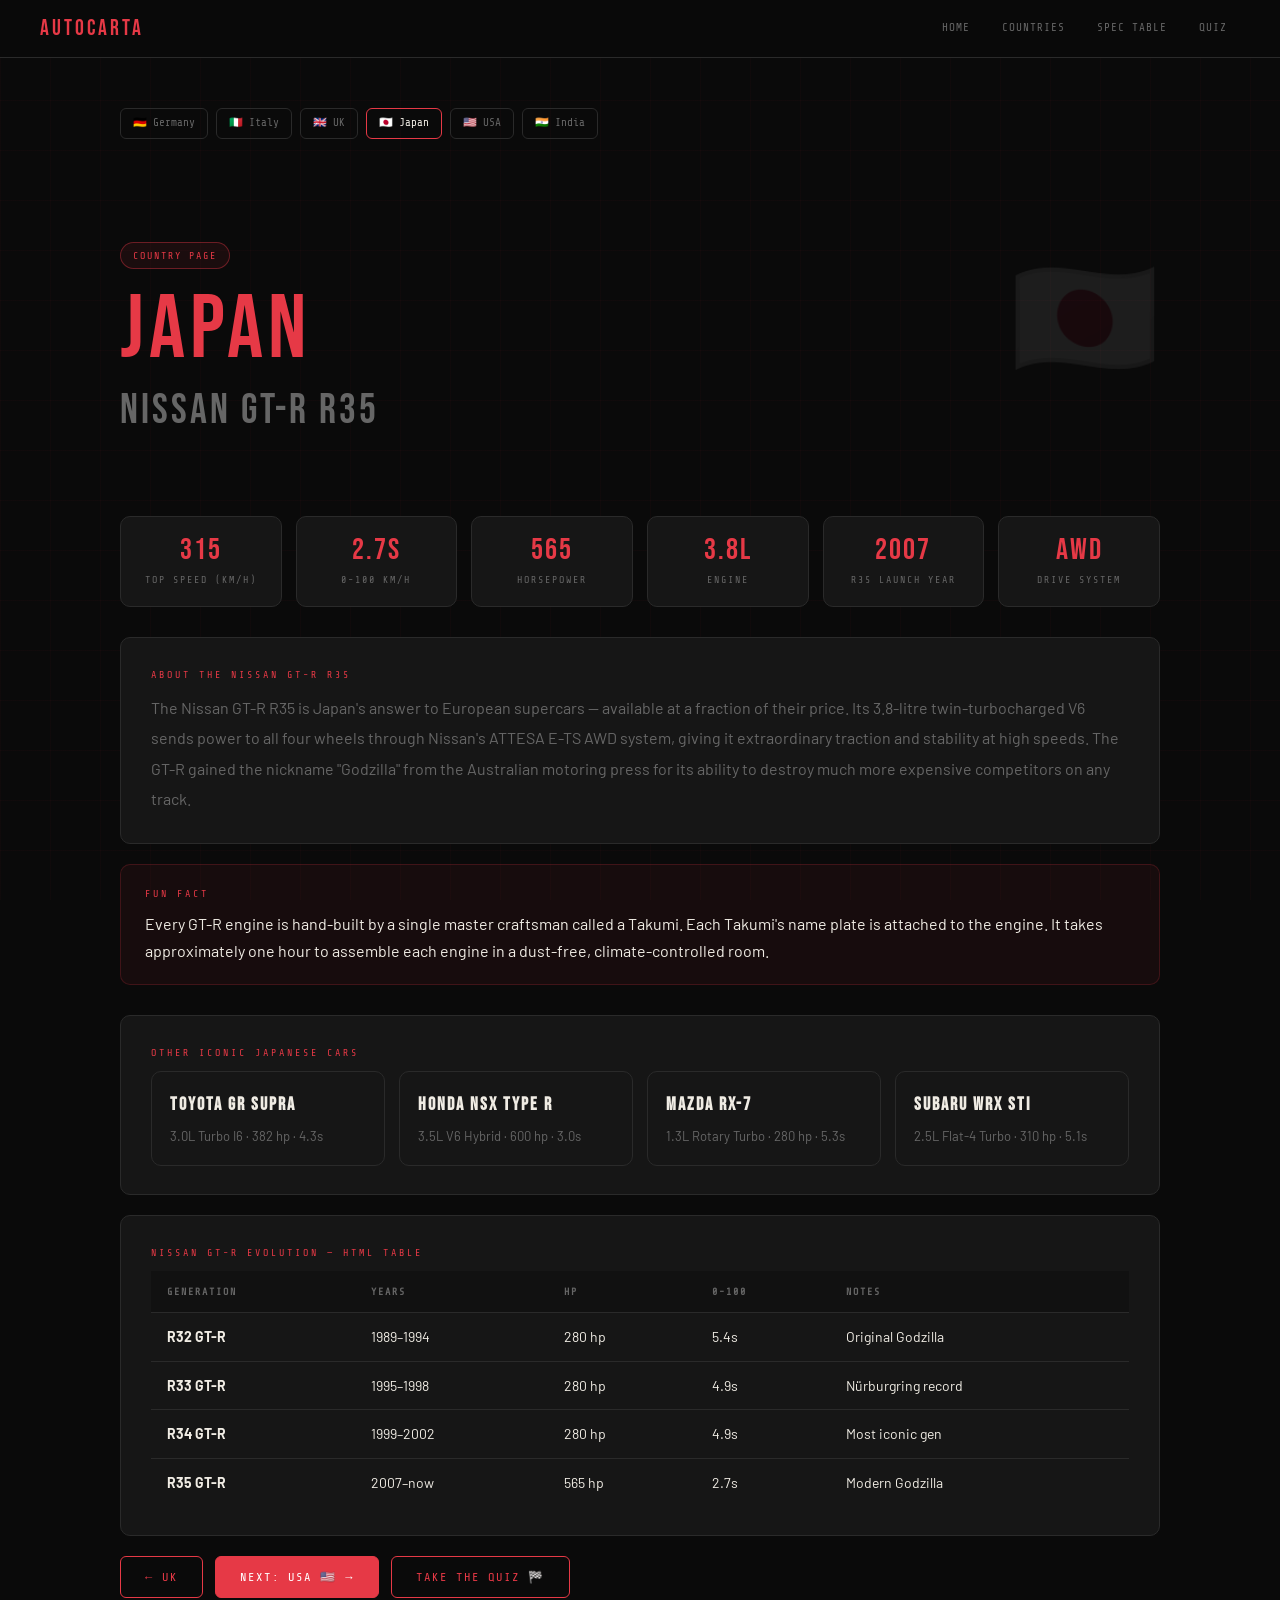
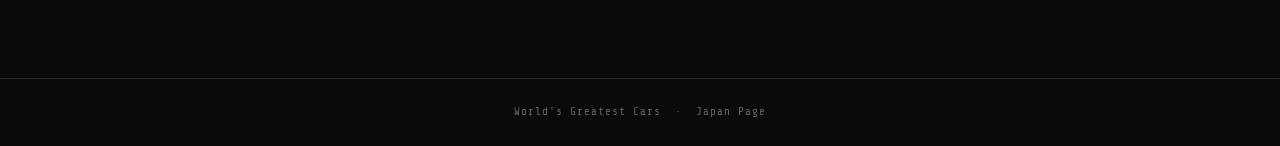
<file: japan.html>
<!DOCTYPE html>
<html lang="en">
<head>
  <meta charset="UTF-8"><meta name="viewport" content="width=device-width, initial-scale=1.0">
  <title>Japan — World's Greatest Cars</title>
  <link rel="stylesheet" href="style.css">
  <style>
    .country-hero{padding:60px 0 40px;position:relative}.country-flag-bg{font-size:120px;position:absolute;right:0;top:30px;opacity:.08;pointer-events:none;user-select:none}.country-name{font-family:'Bebas Neue',sans-serif;font-size:clamp(48px,8vw,90px);letter-spacing:5px;line-height:1}.country-name span{color:var(--accent)}.car-name-big{font-family:'Bebas Neue',sans-serif;font-size:clamp(26px,4vw,42px);letter-spacing:3px;color:var(--muted);margin-bottom:30px}.spec-grid{display:grid;grid-template-columns:repeat(auto-fit,minmax(160px,1fr));gap:14px;margin-bottom:30px}.spec-box{background:var(--card);border:1px solid var(--border);border-radius:10px;padding:18px;text-align:center}.spec-val{font-family:'Bebas Neue',sans-serif;font-size:30px;letter-spacing:2px;color:var(--accent);line-height:1}.spec-lbl{font-family:'Share Tech Mono',monospace;font-size:10px;color:var(--muted);letter-spacing:2px;text-transform:uppercase;margin-top:6px}.fact-box{background:rgba(230,57,70,.06);border:1px solid rgba(230,57,70,.2);border-radius:10px;padding:20px 24px;margin-bottom:30px}.fact-box .label{font-family:'Share Tech Mono',monospace;font-size:10px;color:var(--accent);letter-spacing:3px;text-transform:uppercase;margin-bottom:8px}.other-cars{display:grid;grid-template-columns:repeat(auto-fit,minmax(200px,1fr));gap:14px}.other-car{background:var(--card);border:1px solid var(--border);border-radius:10px;padding:18px}.other-car h4{font-family:'Bebas Neue',sans-serif;font-size:18px;letter-spacing:2px;margin-bottom:4px;color:var(--text)}.other-car p{font-size:13px;color:var(--muted)}.nav-countries{display:flex;gap:8px;flex-wrap:wrap;margin-bottom:40px}.nav-countries a{font-family:'Share Tech Mono',monospace;font-size:11px;padding:5px 12px;border:1px solid var(--border);border-radius:6px;color:var(--muted);text-decoration:none;transition:all .2s}.nav-countries a:hover,.nav-countries a.active{color:var(--text);border-color:var(--accent)}
  </style>
</head>
<body>
<nav class="navbar">
  <a href="index.html" class="nav-logo">AUTOCARTA</a>
  <div class="nav-links"><a href="index.html">Home</a><a href="links.html">Countries</a><a href="tables.html">Spec Table</a><a href="quiz.html">Quiz</a></div>
</nav>
<div class="page-wrap">
  <div class="nav-countries">
    <a href="germany.html">🇩🇪 Germany</a><a href="italy.html">🇮🇹 Italy</a><a href="uk.html">🇬🇧 UK</a><a href="japan.html" class="active">🇯🇵 Japan</a><a href="usa.html">🇺🇸 USA</a><a href="india.html">🇮🇳 India</a>
  </div>
  <div class="country-hero">
    <div class="country-flag-bg">🇯🇵</div>
    <div class="concept-badge">Country Page</div>
    <div class="country-name"><span>Japan</span></div>
    <div class="car-name-big">Nissan GT-R R35</div>
  </div>
  <div class="spec-grid">
    <div class="spec-box"><div class="spec-val">315</div><div class="spec-lbl">Top Speed (km/h)</div></div>
    <div class="spec-box"><div class="spec-val">2.7s</div><div class="spec-lbl">0-100 km/h</div></div>
    <div class="spec-box"><div class="spec-val">565</div><div class="spec-lbl">Horsepower</div></div>
    <div class="spec-box"><div class="spec-val">3.8L</div><div class="spec-lbl">Engine</div></div>
    <div class="spec-box"><div class="spec-val">2007</div><div class="spec-lbl">R35 Launch Year</div></div>
    <div class="spec-box"><div class="spec-val">AWD</div><div class="spec-lbl">Drive System</div></div>
  </div>
  <div class="card fade-up">
    <div class="card-label">About the Nissan GT-R R35</div>
    <p style="color:var(--muted);line-height:1.9;">The Nissan GT-R R35 is Japan's answer to European supercars — available at a fraction of their price. Its 3.8-litre twin-turbocharged V6 sends power to all four wheels through Nissan's ATTESA E-TS AWD system, giving it extraordinary traction and stability at high speeds. The GT-R gained the nickname "Godzilla" from the Australian motoring press for its ability to destroy much more expensive competitors on any track.</p>
  </div>
  <div class="fact-box">
    <div class="label">Fun Fact</div>
    <p>Every GT-R engine is hand-built by a single master craftsman called a Takumi. Each Takumi's name plate is attached to the engine. It takes approximately one hour to assemble each engine in a dust-free, climate-controlled room.</p>
  </div>
  <div class="card fade-up">
    <div class="card-label">Other Iconic Japanese Cars</div>
    <div class="other-cars">
      <div class="other-car"><h4>Toyota GR Supra</h4><p>3.0L Turbo I6 · 382 hp · 4.3s</p></div>
      <div class="other-car"><h4>Honda NSX Type R</h4><p>3.5L V6 Hybrid · 600 hp · 3.0s</p></div>
      <div class="other-car"><h4>Mazda RX-7</h4><p>1.3L Rotary Turbo · 280 hp · 5.3s</p></div>
      <div class="other-car"><h4>Subaru WRX STI</h4><p>2.5L Flat-4 Turbo · 310 hp · 5.1s</p></div>
    </div>
  </div>
  <div class="card fade-up">
    <div class="card-label">Nissan GT-R Evolution — HTML Table</div>
    <table class="styled-table">
      <thead><tr><th>Generation</th><th>Years</th><th>HP</th><th>0-100</th><th>Notes</th></tr></thead>
      <tbody>
        <tr><td><strong>R32 GT-R</strong></td><td>1989–1994</td><td>280 hp</td><td>5.4s</td><td>Original Godzilla</td></tr>
        <tr><td><strong>R33 GT-R</strong></td><td>1995–1998</td><td>280 hp</td><td>4.9s</td><td>Nürburgring record</td></tr>
        <tr><td><strong>R34 GT-R</strong></td><td>1999–2002</td><td>280 hp</td><td>4.9s</td><td>Most iconic gen</td></tr>
        <tr><td><strong>R35 GT-R</strong></td><td>2007–now</td><td>565 hp</td><td>2.7s</td><td>Modern Godzilla</td></tr>
      </tbody>
    </table>
  </div>
  <div style="display:flex;gap:12px;flex-wrap:wrap;">
    <a href="uk.html" class="btn">← UK</a>
    <a href="usa.html" class="btn btn-filled">Next: USA 🇺🇸 →</a>
    <a href="quiz.html" class="btn">Take the Quiz 🏁</a>
  </div>
</div>
<footer><p>World's Greatest Cars &nbsp;·&nbsp; Japan Page</p></footer>
</body>
</html>
</file>
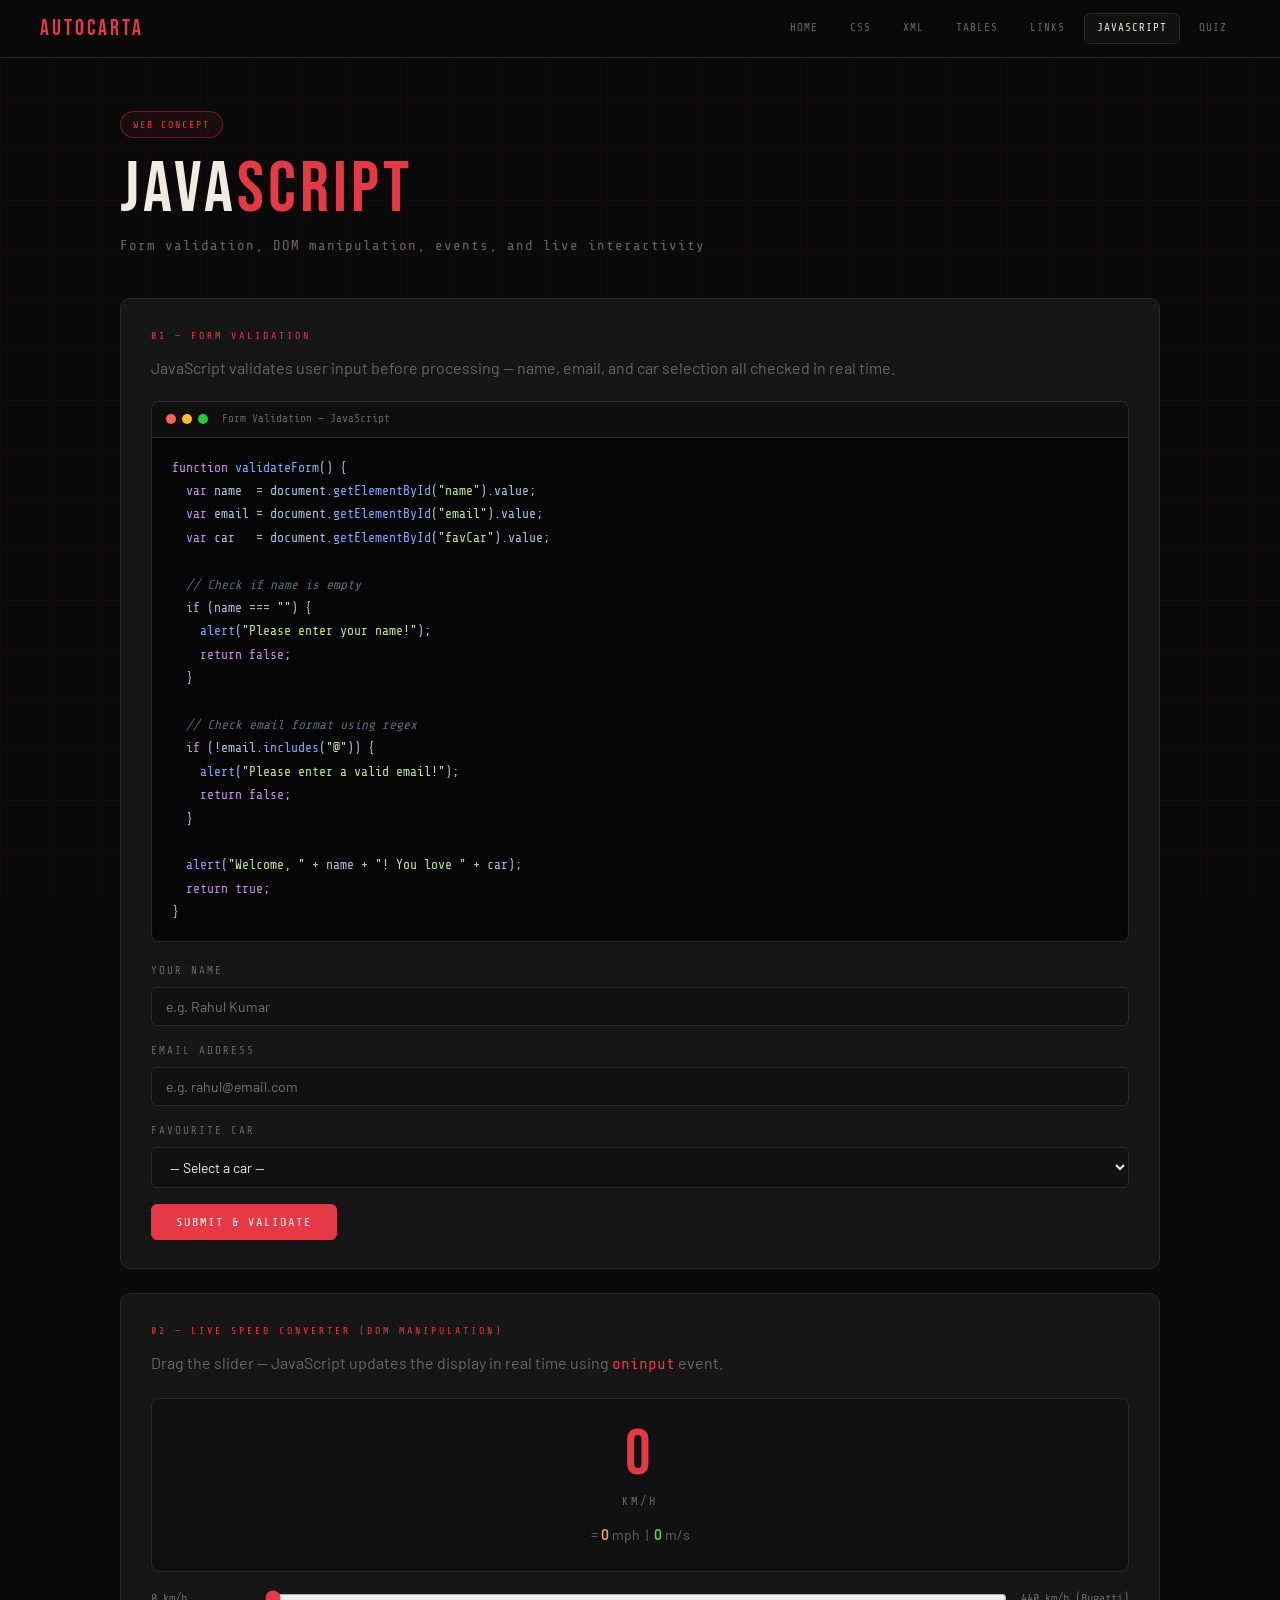
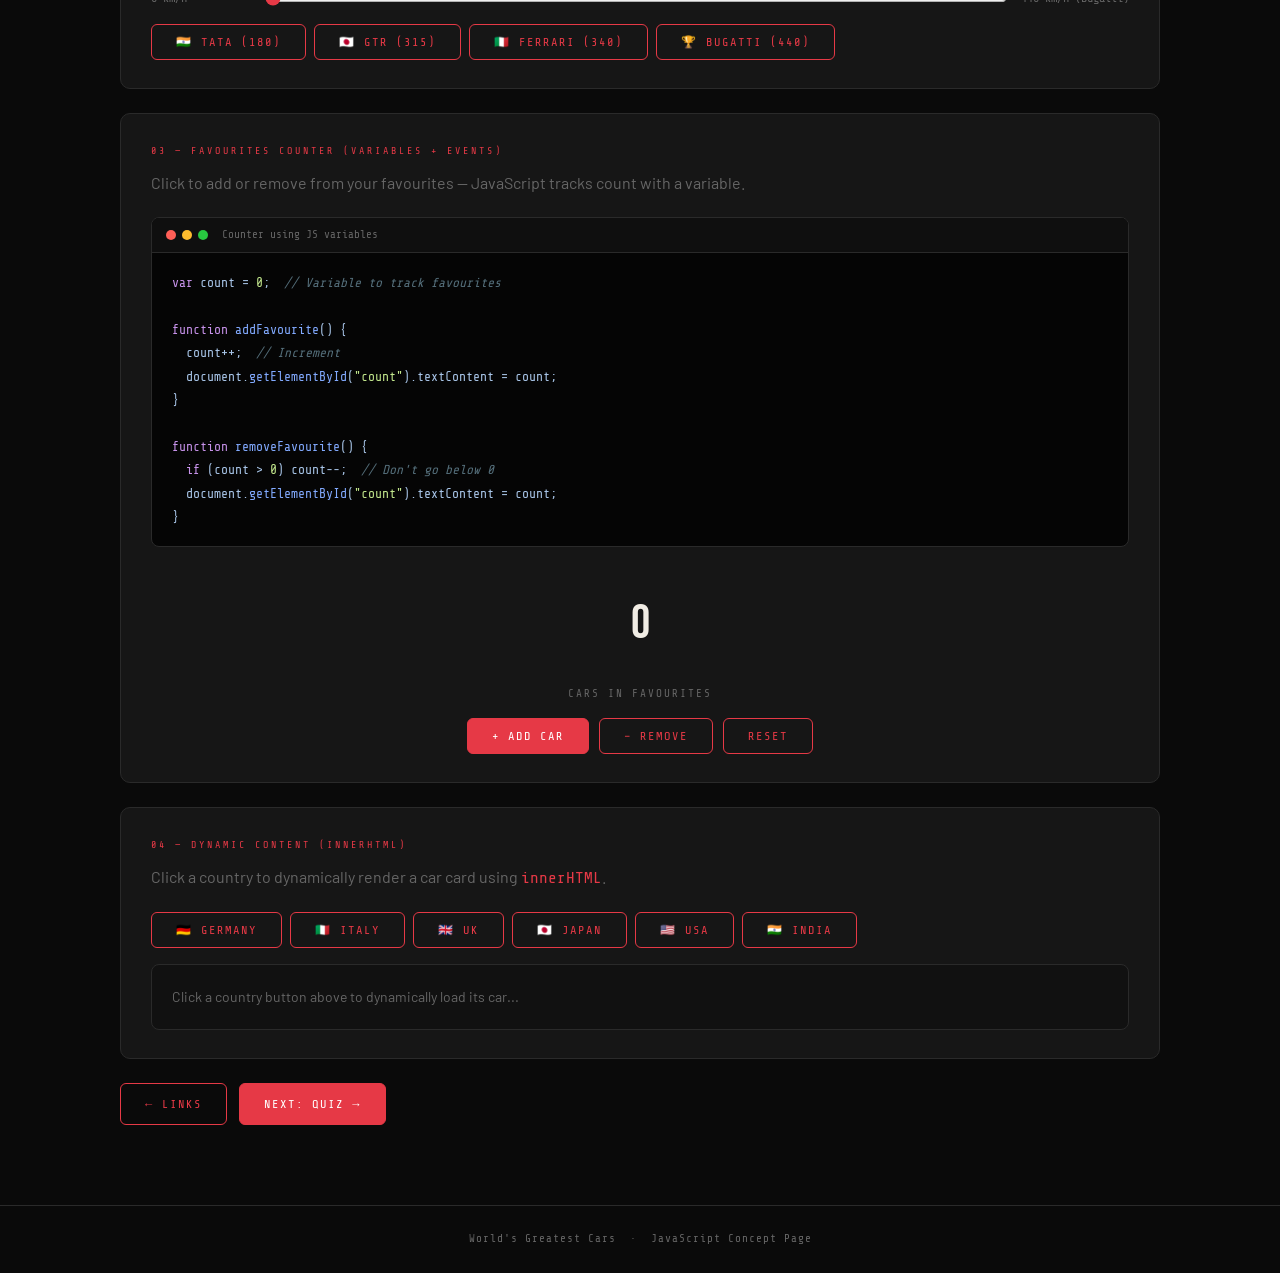
<file: javascript.html>
<!DOCTYPE html>
<html lang="en">
<head>
  <meta charset="UTF-8">
  <meta name="viewport" content="width=device-width, initial-scale=1.0">
  <title>JavaScript — World's Greatest Cars</title>
  <link rel="stylesheet" href="style.css">
  <style>
    .js-demo { background: var(--card); border: 1px solid var(--border); border-radius: var(--radius); padding: 28px 30px; margin-bottom: 24px; }
    .result-box { background: var(--surface); border-radius: 8px; padding: 16px 18px; margin-top: 16px; font-size: 14px; min-height: 54px; border: 1px solid var(--border); display: none; }
    .result-box.show { display: block; }
    .result-box.ok { border-color: rgba(86,211,100,0.3); background: rgba(86,211,100,0.05); }
    .result-box.err { border-color: rgba(230,57,70,0.3); background: rgba(230,57,70,0.05); }
    .result-label { font-family: 'Share Tech Mono', monospace; font-size: 10px; letter-spacing: 2px; margin-bottom: 6px; text-transform: uppercase; }
    .result-label.ok { color: #56d364; }
    .result-label.err { color: var(--accent); }
    .calculator { display: grid; grid-template-columns: 1fr 1fr; gap: 14px; }
    .calc-result { grid-column: 1 / -1; }
    .speed-display {
      text-align: center;
      padding: 24px;
      background: var(--surface);
      border-radius: 8px;
      border: 1px solid var(--border);
    }
    .speed-num { font-family: 'Bebas Neue', sans-serif; font-size: 64px; letter-spacing: 4px; color: var(--accent); line-height: 1; }
    .speed-unit { font-family: 'Share Tech Mono', monospace; font-size: 12px; color: var(--muted); letter-spacing: 3px; margin-top: 4px; }
    .slider-row { display: flex; align-items: center; gap: 14px; margin: 16px 0; }
    .slider-row input[type=range] { flex: 1; accent-color: var(--accent); }
    .slider-label { font-family: 'Share Tech Mono', monospace; font-size: 12px; color: var(--muted); min-width: 100px; }
    .counter-display { font-family: 'Bebas Neue', sans-serif; font-size: 48px; color: var(--text); text-align: center; padding: 20px; }
    .counter-btns { display: flex; gap: 10px; justify-content: center; }
  </style>
</head>
<body>

<nav class="navbar">
  <a href="index.html" class="nav-logo">AUTOCARTA</a>
  <div class="nav-links">
    <a href="index.html">Home</a>
    <a href="css.html">CSS</a>
    <a href="xml.html">XML</a>
    <a href="tables.html">Tables</a>
    <a href="links.html">Links</a>
    <a href="javascript.html" class="active">JavaScript</a>
    <a href="quiz.html">Quiz</a>
  </div>
</nav>

<div class="page-wrap">

  <div class="concept-badge">Web Concept</div>
  <div class="section-title">Java<span>Script</span></div>
  <div class="section-sub">Form validation, DOM manipulation, events, and live interactivity</div>

  <!-- JS DEMO 1: Form Validation -->
  <div class="js-demo fade-up">
    <div class="card-label">01 — Form Validation</div>
    <p style="color:var(--muted); margin-bottom:20px;">JavaScript validates user input before processing — name, email, and car selection all checked in real time.</p>

    <div class="code-box">
      <div class="code-bar"><span class="dot r"></span><span class="dot y"></span><span class="dot g"></span><span class="filename">Form Validation — JavaScript</span></div>
      <pre><span class="k">function</span> <span class="v">validateForm</span>() {
  <span class="k">var</span> name  = document.<span class="v">getElementById</span>(<span class="s">"name"</span>).value;
  <span class="k">var</span> email = document.<span class="v">getElementById</span>(<span class="s">"email"</span>).value;
  <span class="k">var</span> car   = document.<span class="v">getElementById</span>(<span class="s">"favCar"</span>).value;

  <span class="c">// Check if name is empty</span>
  <span class="k">if</span> (name === <span class="s">""</span>) {
    <span class="v">alert</span>(<span class="s">"Please enter your name!"</span>);
    <span class="k">return false</span>;
  }

  <span class="c">// Check email format using regex</span>
  <span class="k">if</span> (!email.<span class="v">includes</span>(<span class="s">"@"</span>)) {
    <span class="v">alert</span>(<span class="s">"Please enter a valid email!"</span>);
    <span class="k">return false</span>;
  }

  <span class="v">alert</span>(<span class="s">"Welcome, "</span> + name + <span class="s">"! You love "</span> + car);
  <span class="k">return true</span>;
}</pre>
    </div>

    <div style="margin-top:20px;">
      <div class="form-group">
        <label>Your Name</label>
        <input type="text" id="f-name" placeholder="e.g. Rahul Kumar">
      </div>
      <div class="form-group">
        <label>Email Address</label>
        <input type="text" id="f-email" placeholder="e.g. rahul@email.com">
      </div>
      <div class="form-group">
        <label>Favourite Car</label>
        <select id="f-car" style="width:100%; padding:10px 14px; background:var(--surface); border:1px solid var(--border); border-radius:6px; color:var(--text); font-family:'Barlow',sans-serif; font-size:14px; outline:none;">
          <option value="">-- Select a car --</option>
          <option value="Porsche 911 GT3">🇩🇪 Porsche 911 GT3</option>
          <option value="Ferrari SF90">🇮🇹 Ferrari SF90 Stradale</option>
          <option value="McLaren P1">🇬🇧 McLaren P1</option>
          <option value="Nissan GT-R">🇯🇵 Nissan GT-R R35</option>
          <option value="Dodge Viper">🇺🇸 Dodge Viper ACR</option>
          <option value="Tata Altroz">🇮🇳 Tata Altroz Racer</option>
        </select>
      </div>
      <button class="btn btn-filled" onclick="validateForm()">Submit & Validate</button>
      <div class="result-box" id="form-result">
        <div class="result-label" id="form-rlabel"></div>
        <div id="form-rmsg"></div>
      </div>
    </div>
  </div>

  <!-- JS DEMO 2: Speed Converter -->
  <div class="js-demo fade-up">
    <div class="card-label">02 — Live Speed Converter (DOM Manipulation)</div>
    <p style="color:var(--muted); margin-bottom:20px;">Drag the slider — JavaScript updates the display in real time using <code style="font-family:'Share Tech Mono',monospace; color:var(--accent);">oninput</code> event.</p>

    <div class="speed-display">
      <div class="speed-num" id="speed-kmh">0</div>
      <div class="speed-unit">KM/H</div>
      <div style="margin-top:12px; font-size:14px; color:var(--muted);">= <span id="speed-mph" style="color:var(--accent2); font-weight:600;">0</span> mph &nbsp;|&nbsp; <span id="speed-ms" style="color:#56d364; font-weight:600;">0</span> m/s</div>
    </div>
    <div class="slider-row" style="margin-top:16px;">
      <span class="slider-label">0 km/h</span>
      <input type="range" min="0" max="440" value="0" id="speed-slider" oninput="updateSpeed(this.value)">
      <span class="slider-label" style="text-align:right;">440 km/h (Bugatti)</span>
    </div>
    <div style="display:flex; gap:8px; flex-wrap:wrap; margin-top:12px;">
      <button class="btn" onclick="setSpeed(180)">🇮🇳 Tata (180)</button>
      <button class="btn" onclick="setSpeed(315)">🇯🇵 GTR (315)</button>
      <button class="btn" onclick="setSpeed(340)">🇮🇹 Ferrari (340)</button>
      <button class="btn" onclick="setSpeed(440)">🏆 Bugatti (440)</button>
    </div>
  </div>

  <!-- JS DEMO 3: Favourites Counter -->
  <div class="js-demo fade-up">
    <div class="card-label">03 — Favourites Counter (Variables + Events)</div>
    <p style="color:var(--muted); margin-bottom:20px;">Click to add or remove from your favourites — JavaScript tracks count with a variable.</p>

    <div class="code-box">
      <div class="code-bar"><span class="dot r"></span><span class="dot y"></span><span class="dot g"></span><span class="filename">Counter using JS variables</span></div>
      <pre><span class="k">var</span> count = <span class="s">0</span>;  <span class="c">// Variable to track favourites</span>

<span class="k">function</span> <span class="v">addFavourite</span>() {
  count++;  <span class="c">// Increment</span>
  document.<span class="v">getElementById</span>(<span class="s">"count"</span>).textContent = count;
}

<span class="k">function</span> <span class="v">removeFavourite</span>() {
  <span class="k">if</span> (count > <span class="s">0</span>) count--;  <span class="c">// Don't go below 0</span>
  document.<span class="v">getElementById</span>(<span class="s">"count"</span>).textContent = count;
}</pre>
    </div>

    <div class="counter-display" id="fav-count">0</div>
    <div style="text-align:center; font-family:'Share Tech Mono',monospace; font-size:11px; color:var(--muted); margin-bottom:14px; letter-spacing:2px;">CARS IN FAVOURITES</div>
    <div class="counter-btns">
      <button class="btn btn-filled" onclick="addFav()">+ Add Car</button>
      <button class="btn" onclick="removeFav()">− Remove</button>
      <button class="btn" onclick="resetFav()">Reset</button>
    </div>
  </div>

  <!-- JS DEMO 4: Dynamic Car Card -->
  <div class="js-demo fade-up">
    <div class="card-label">04 — Dynamic Content (innerHTML)</div>
    <p style="color:var(--muted); margin-bottom:20px;">Click a country to dynamically render a car card using <code style="font-family:'Share Tech Mono',monospace; color:var(--accent);">innerHTML</code>.</p>
    <div style="display:flex; gap:8px; flex-wrap:wrap; margin-bottom:16px;">
      <button class="btn" onclick="showCarCard('germany')">🇩🇪 Germany</button>
      <button class="btn" onclick="showCarCard('italy')">🇮🇹 Italy</button>
      <button class="btn" onclick="showCarCard('uk')">🇬🇧 UK</button>
      <button class="btn" onclick="showCarCard('japan')">🇯🇵 Japan</button>
      <button class="btn" onclick="showCarCard('usa')">🇺🇸 USA</button>
      <button class="btn" onclick="showCarCard('india')">🇮🇳 India</button>
    </div>
    <div id="car-card-result" style="background:var(--surface); border:1px solid var(--border); border-radius:8px; padding:20px; min-height:60px; font-size:14px; color:var(--muted);">
      Click a country button above to dynamically load its car...
    </div>
  </div>

  <div style="display:flex; gap:12px; flex-wrap:wrap;">
    <a href="links.html" class="btn">← Links</a>
    <a href="quiz.html" class="btn btn-filled">Next: Quiz →</a>
  </div>

</div>

<footer>
  <p>World's Greatest Cars &nbsp;·&nbsp; JavaScript Concept Page</p>
</footer>

<script>
// ── FORM VALIDATION ──
function validateForm() {
  var name  = document.getElementById('f-name').value.trim();
  var email = document.getElementById('f-email').value.trim();
  var car   = document.getElementById('f-car').value;
  var res   = document.getElementById('form-result');
  var rlbl  = document.getElementById('form-rlabel');
  var rmsg  = document.getElementById('form-rmsg');

  res.classList.remove('ok','err');
  res.classList.add('show');

  if (name === '') {
    rlbl.className = 'result-label err'; rlbl.textContent = 'Validation Error';
    rmsg.textContent = '⚠ Please enter your name!';
    res.classList.add('err'); return;
  }
  if (!email.includes('@') || !email.includes('.')) {
    rlbl.className = 'result-label err'; rlbl.textContent = 'Validation Error';
    rmsg.textContent = '⚠ Please enter a valid email address!';
    res.classList.add('err'); return;
  }
  if (car === '') {
    rlbl.className = 'result-label err'; rlbl.textContent = 'Validation Error';
    rmsg.textContent = '⚠ Please select your favourite car!';
    res.classList.add('err'); return;
  }

  rlbl.className = 'result-label ok'; rlbl.textContent = 'Form Valid ✓';
  rmsg.innerHTML = '✅ Welcome, <strong>' + name + '</strong>! Your favourite car is the <strong>' + car + '</strong>. Excellent taste! 🏎️';
  res.classList.add('ok');
}

// ── SPEED CONVERTER ──
function updateSpeed(val) {
  document.getElementById('speed-kmh').textContent = val;
  document.getElementById('speed-slider').value = val;
  document.getElementById('speed-mph').textContent = Math.round(val * 0.621371);
  document.getElementById('speed-ms').textContent  = Math.round(val / 3.6);
}
function setSpeed(val) { updateSpeed(val); }

// ── COUNTER ──
var favCount = 0;
function addFav()    { favCount++; document.getElementById('fav-count').textContent = favCount; }
function removeFav() { if (favCount > 0) { favCount--; document.getElementById('fav-count').textContent = favCount; } }
function resetFav()  { favCount = 0; document.getElementById('fav-count').textContent = favCount; }

// ── DYNAMIC CARD ──
var carInfo = {
  germany: { flag:'🇩🇪', car:'Porsche 911 GT3', brand:'Porsche AG', speed:'318 km/h', hp:'510 hp', color:'#c9aa00' },
  italy:   { flag:'🇮🇹', car:'Ferrari SF90 Stradale', brand:'Ferrari SpA', speed:'340 km/h', hp:'986 hp', color:'#e63946' },
  uk:      { flag:'🇬🇧', car:'McLaren P1', brand:'McLaren Automotive', speed:'350 km/h', hp:'916 hp', color:'#f4a261' },
  japan:   { flag:'🇯🇵', car:'Nissan GT-R R35', brand:'Nissan Motor Co.', speed:'315 km/h', hp:'565 hp', color:'#e63946' },
  usa:     { flag:'🇺🇸', car:'Dodge Viper ACR', brand:'Dodge (Stellantis)', speed:'330 km/h', hp:'645 hp', color:'#5e7ce2' },
  india:   { flag:'🇮🇳', car:'Tata Altroz Racer', brand:'Tata Motors', speed:'180 km/h', hp:'120 hp', color:'#56d364' },
};

function showCarCard(key) {
  var d = carInfo[key];
  document.getElementById('car-card-result').innerHTML =
    '<div style="display:flex; align-items:center; gap:16px; flex-wrap:wrap;">' +
    '<div style="font-size:48px;">' + d.flag + '</div>' +
    '<div>' +
    '<div style="font-family:\'Bebas Neue\',sans-serif; font-size:26px; letter-spacing:2px; color:#f0ece4;">' + d.car + '</div>' +
    '<div style="font-size:13px; color:#666; margin-bottom:10px;">' + d.brand + '</div>' +
    '<div style="display:flex; gap:16px; flex-wrap:wrap; font-family:\'Share Tech Mono\',monospace; font-size:12px;">' +
    '<span style="color:' + d.color + '">⚡ ' + d.speed + '</span>' +
    '<span style="color:' + d.color + '">🐎 ' + d.hp + '</span>' +
    '</div></div></div>';
}
</script>
</body>
</html>
</file>
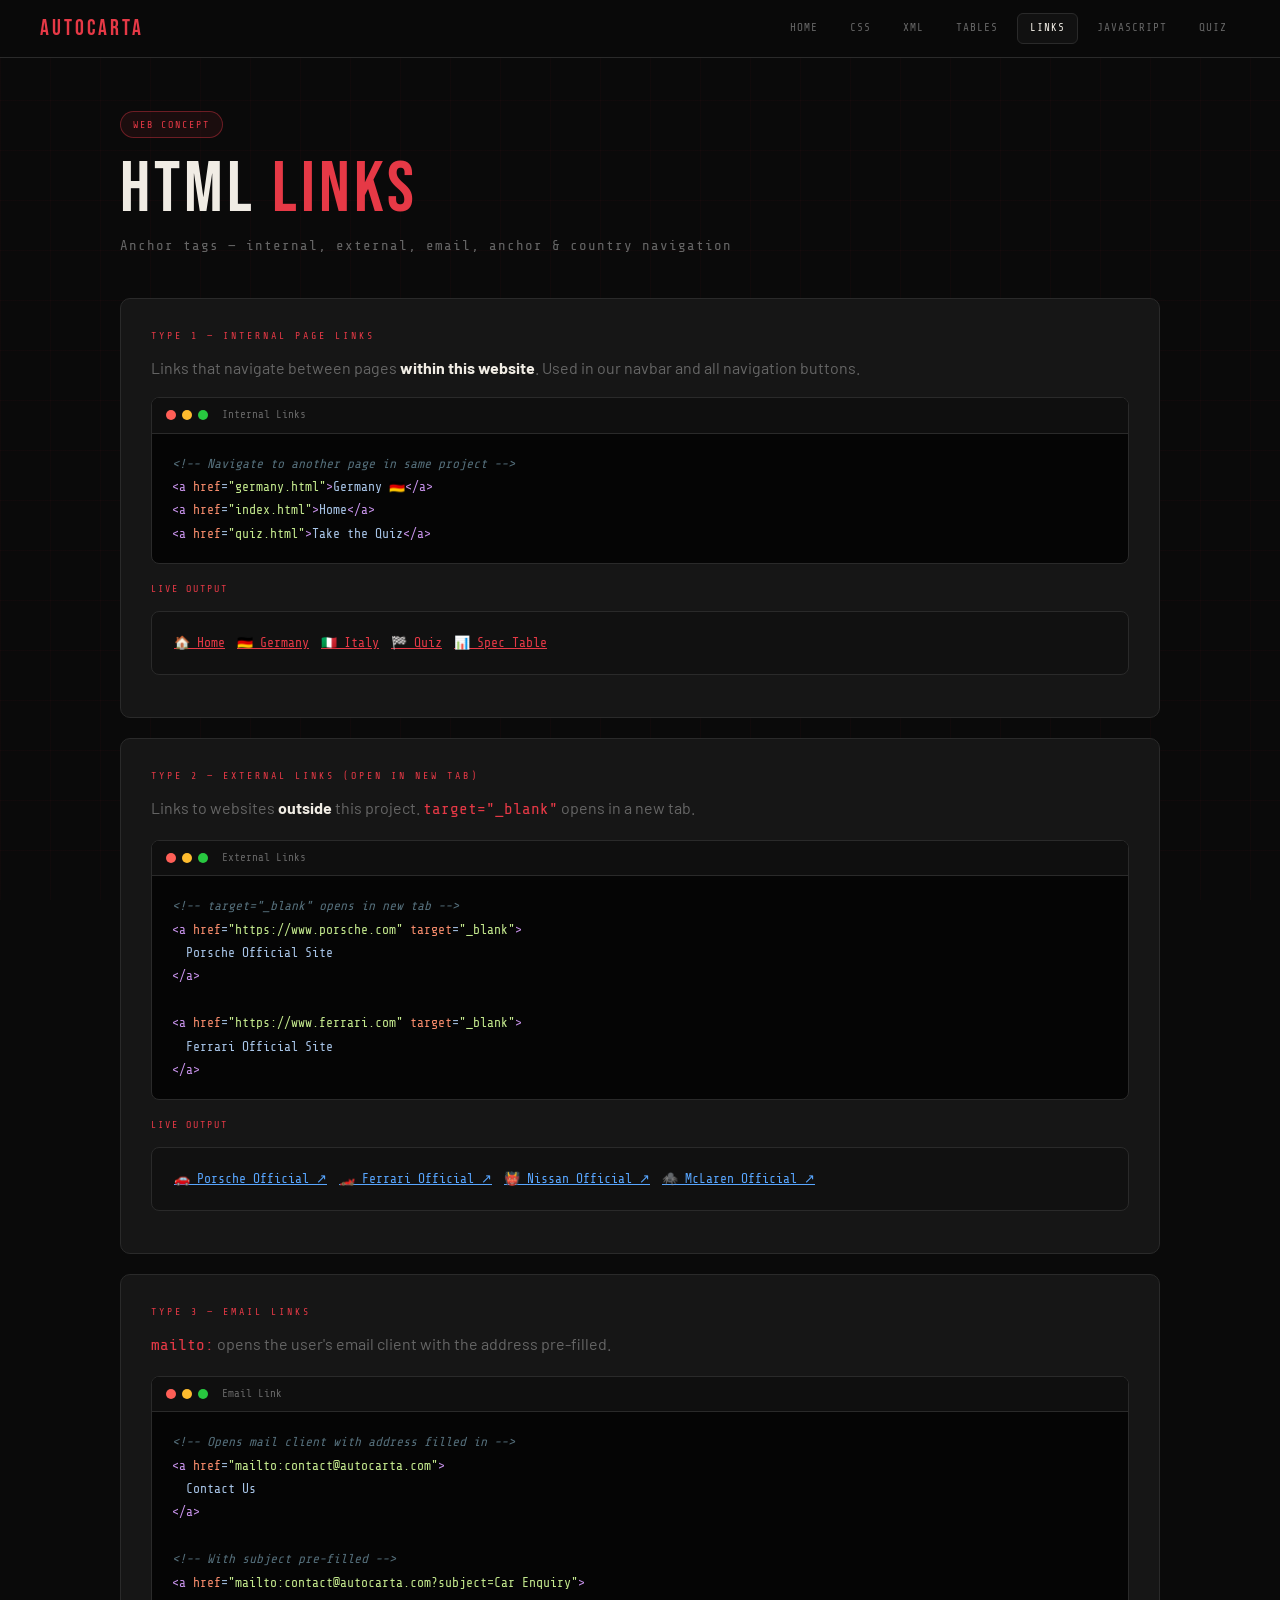
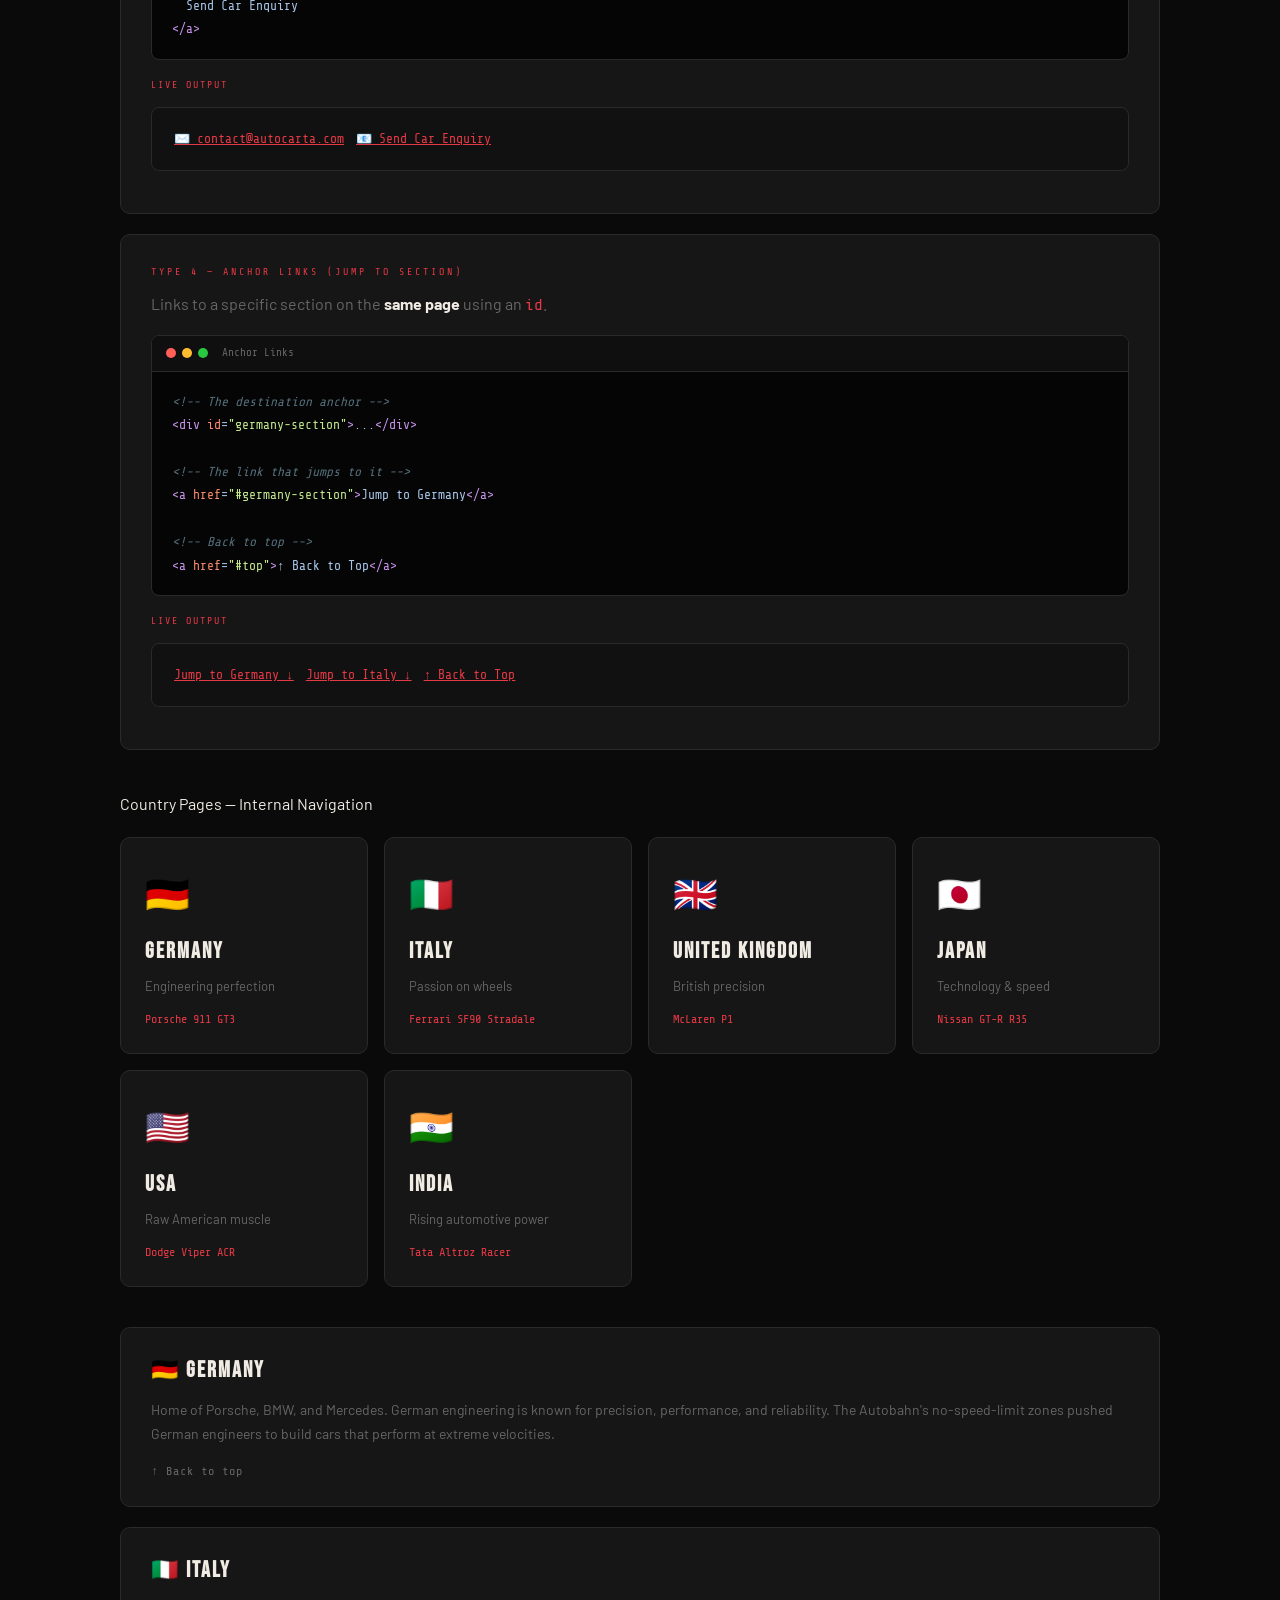
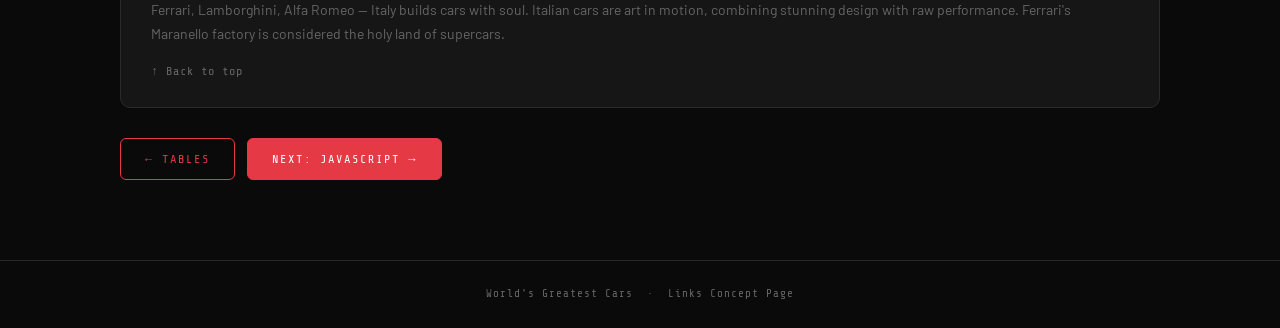
<file: links.html>
<!DOCTYPE html>
<html lang="en">
<head>
  <meta charset="UTF-8">
  <meta name="viewport" content="width=device-width, initial-scale=1.0">
  <title>Links — World's Greatest Cars</title>
  <link rel="stylesheet" href="style.css">
  <style>
    .link-type-section { margin-bottom: 36px; }
    .link-demo-area {
      background: var(--surface);
      border: 1px solid var(--border);
      border-radius: 8px;
      padding: 20px 22px;
      margin: 14px 0;
      display: flex;
      flex-wrap: wrap;
      gap: 12px;
      align-items: center;
    }
    a.demo-link {
      color: var(--accent);
      font-family: 'Share Tech Mono', monospace;
      font-size: 13px;
      text-decoration: underline;
      transition: color 0.2s;
    }
    a.demo-link:hover { color: #f4a261; }
    a.demo-link-ext { color: #58a6ff; font-family: 'Share Tech Mono', monospace; font-size: 13px; text-decoration: underline; }
    a.demo-link-ext:hover { color: #9ecaff; }
    .anchor-section { background: var(--card); border: 1px solid var(--border); border-radius: var(--radius); padding: 24px 30px; margin-bottom: 20px; }
    .anchor-section h3 { font-family: 'Bebas Neue', sans-serif; font-size: 22px; letter-spacing: 2px; margin-bottom: 8px; color: var(--text); }
    .back-to-top { display: inline-block; margin-top: 16px; font-family: 'Share Tech Mono', monospace; font-size: 12px; color: var(--muted); text-decoration: none; letter-spacing: 1px; }
    .back-to-top:hover { color: var(--accent); }
  </style>
</head>
<body>

<nav class="navbar">
  <a href="index.html" class="nav-logo">AUTOCARTA</a>
  <div class="nav-links">
    <a href="index.html">Home</a>
    <a href="css.html">CSS</a>
    <a href="xml.html">XML</a>
    <a href="tables.html">Tables</a>
    <a href="links.html" class="active">Links</a>
    <a href="javascript.html">JavaScript</a>
    <a href="quiz.html">Quiz</a>
  </div>
</nav>

<div class="page-wrap">

  <!-- ANCHOR for "back to top" demo -->
  <div id="top"></div>

  <div class="concept-badge">Web Concept</div>
  <div class="section-title">HTML <span>Links</span></div>
  <div class="section-sub">Anchor tags — internal, external, email, anchor & country navigation</div>

  <!-- LINK TYPE 1: Internal -->
  <div class="card fade-up">
    <div class="card-label">Type 1 — Internal Page Links</div>
    <p style="color:var(--muted); margin-bottom:14px;">Links that navigate between pages <strong style="color:var(--text);">within this website</strong>. Used in our navbar and all navigation buttons.</p>
    <div class="code-box">
      <div class="code-bar"><span class="dot r"></span><span class="dot y"></span><span class="dot g"></span><span class="filename">Internal Links</span></div>
      <pre><span class="c">&lt;!-- Navigate to another page in same project --&gt;</span>
<span class="k">&lt;a</span> <span class="t">href</span>=<span class="s">"germany.html"</span><span class="k">&gt;</span>Germany 🇩🇪<span class="k">&lt;/a&gt;</span>
<span class="k">&lt;a</span> <span class="t">href</span>=<span class="s">"index.html"</span><span class="k">&gt;</span>Home<span class="k">&lt;/a&gt;</span>
<span class="k">&lt;a</span> <span class="t">href</span>=<span class="s">"quiz.html"</span><span class="k">&gt;</span>Take the Quiz<span class="k">&lt;/a&gt;</span></pre>
    </div>
    <div class="output-label">Live Output</div>
    <div class="link-demo-area">
      <a href="index.html" class="demo-link">🏠 Home</a>
      <a href="germany.html" class="demo-link">🇩🇪 Germany</a>
      <a href="italy.html" class="demo-link">🇮🇹 Italy</a>
      <a href="quiz.html" class="demo-link">🏁 Quiz</a>
      <a href="tables.html" class="demo-link">📊 Spec Table</a>
    </div>
  </div>

  <!-- LINK TYPE 2: External -->
  <div class="card fade-up">
    <div class="card-label">Type 2 — External Links (open in new tab)</div>
    <p style="color:var(--muted); margin-bottom:14px;">Links to websites <strong style="color:var(--text);">outside</strong> this project. <code style="font-family:'Share Tech Mono',monospace; color:var(--accent);">target="_blank"</code> opens in a new tab.</p>
    <div class="code-box">
      <div class="code-bar"><span class="dot r"></span><span class="dot y"></span><span class="dot g"></span><span class="filename">External Links</span></div>
      <pre><span class="c">&lt;!-- target="_blank" opens in new tab --&gt;</span>
<span class="k">&lt;a</span> <span class="t">href</span>=<span class="s">"https://www.porsche.com"</span> <span class="t">target</span>=<span class="s">"_blank"</span><span class="k">&gt;</span>
  Porsche Official Site
<span class="k">&lt;/a&gt;</span>

<span class="k">&lt;a</span> <span class="t">href</span>=<span class="s">"https://www.ferrari.com"</span> <span class="t">target</span>=<span class="s">"_blank"</span><span class="k">&gt;</span>
  Ferrari Official Site
<span class="k">&lt;/a&gt;</span></pre>
    </div>
    <div class="output-label">Live Output</div>
    <div class="link-demo-area">
      <a href="https://www.porsche.com" target="_blank" class="demo-link-ext">🚗 Porsche Official ↗</a>
      <a href="https://www.ferrari.com" target="_blank" class="demo-link-ext">🏎️ Ferrari Official ↗</a>
      <a href="https://www.nissan-global.com" target="_blank" class="demo-link-ext">👹 Nissan Official ↗</a>
      <a href="https://www.mclaren.com" target="_blank" class="demo-link-ext">🕷️ McLaren Official ↗</a>
    </div>
  </div>

  <!-- LINK TYPE 3: Email -->
  <div class="card fade-up">
    <div class="card-label">Type 3 — Email Links</div>
    <p style="color:var(--muted); margin-bottom:14px;"><code style="font-family:'Share Tech Mono',monospace; color:var(--accent);">mailto:</code> opens the user's email client with the address pre-filled.</p>
    <div class="code-box">
      <div class="code-bar"><span class="dot r"></span><span class="dot y"></span><span class="dot g"></span><span class="filename">Email Link</span></div>
      <pre><span class="c">&lt;!-- Opens mail client with address filled in --&gt;</span>
<span class="k">&lt;a</span> <span class="t">href</span>=<span class="s">"mailto:contact@autocarta.com"</span><span class="k">&gt;</span>
  Contact Us
<span class="k">&lt;/a&gt;</span>

<span class="c">&lt;!-- With subject pre-filled --&gt;</span>
<span class="k">&lt;a</span> <span class="t">href</span>=<span class="s">"mailto:contact@autocarta.com?subject=Car Enquiry"</span><span class="k">&gt;</span>
  Send Car Enquiry
<span class="k">&lt;/a&gt;</span></pre>
    </div>
    <div class="output-label">Live Output</div>
    <div class="link-demo-area">
      <a href="mailto:contact@autocarta.com" class="demo-link">✉️ contact@autocarta.com</a>
      <a href="mailto:contact@autocarta.com?subject=Car Enquiry" class="demo-link">📧 Send Car Enquiry</a>
    </div>
  </div>

  <!-- LINK TYPE 4: Anchor / Jump -->
  <div class="card fade-up">
    <div class="card-label">Type 4 — Anchor Links (Jump to section)</div>
    <p style="color:var(--muted); margin-bottom:14px;">Links to a specific section on the <strong style="color:var(--text);">same page</strong> using an <code style="font-family:'Share Tech Mono',monospace; color:var(--accent);">id</code>.</p>
    <div class="code-box">
      <div class="code-bar"><span class="dot r"></span><span class="dot y"></span><span class="dot g"></span><span class="filename">Anchor Links</span></div>
      <pre><span class="c">&lt;!-- The destination anchor --&gt;</span>
<span class="k">&lt;div</span> <span class="t">id</span>=<span class="s">"germany-section"</span><span class="k">&gt;</span>...<span class="k">&lt;/div&gt;</span>

<span class="c">&lt;!-- The link that jumps to it --&gt;</span>
<span class="k">&lt;a</span> <span class="t">href</span>=<span class="s">"#germany-section"</span><span class="k">&gt;</span>Jump to Germany<span class="k">&lt;/a&gt;</span>

<span class="c">&lt;!-- Back to top --&gt;</span>
<span class="k">&lt;a</span> <span class="t">href</span>=<span class="s">"#top"</span><span class="k">&gt;</span>↑ Back to Top<span class="k">&lt;/a&gt;</span></pre>
    </div>
    <div class="output-label">Live Output</div>
    <div class="link-demo-area">
      <a href="#germany-section" class="demo-link">Jump to Germany ↓</a>
      <a href="#italy-section" class="demo-link">Jump to Italy ↓</a>
      <a href="#top" class="demo-link">↑ Back to Top</a>
    </div>
  </div>

  <!-- COUNTRY NAVIGATION — main links feature -->
  <div class="map-label" style="margin: 40px 0 20px;">Country Pages — Internal Navigation</div>
  <div class="grid-3">
    <a href="germany.html" class="country-card">
      <span class="flag">🇩🇪</span>
      <h3>Germany</h3>
      <p>Engineering perfection</p>
      <div class="car-name">Porsche 911 GT3</div>
    </a>
    <a href="italy.html" class="country-card">
      <span class="flag">🇮🇹</span>
      <h3>Italy</h3>
      <p>Passion on wheels</p>
      <div class="car-name">Ferrari SF90 Stradale</div>
    </a>
    <a href="uk.html" class="country-card">
      <span class="flag">🇬🇧</span>
      <h3>United Kingdom</h3>
      <p>British precision</p>
      <div class="car-name">McLaren P1</div>
    </a>
    <a href="japan.html" class="country-card">
      <span class="flag">🇯🇵</span>
      <h3>Japan</h3>
      <p>Technology & speed</p>
      <div class="car-name">Nissan GT-R R35</div>
    </a>
    <a href="usa.html" class="country-card">
      <span class="flag">🇺🇸</span>
      <h3>USA</h3>
      <p>Raw American muscle</p>
      <div class="car-name">Dodge Viper ACR</div>
    </a>
    <a href="india.html" class="country-card">
      <span class="flag">🇮🇳</span>
      <h3>India</h3>
      <p>Rising automotive power</p>
      <div class="car-name">Tata Altroz Racer</div>
    </a>
  </div>

  <!-- ANCHOR SECTIONS (for the jump demo) -->
  <div id="germany-section" class="anchor-section" style="margin-top:40px;">
    <h3>🇩🇪 Germany</h3>
    <p style="color:var(--muted); font-size:14px;">Home of Porsche, BMW, and Mercedes. German engineering is known for precision, performance, and reliability. The Autobahn's no-speed-limit zones pushed German engineers to build cars that perform at extreme velocities.</p>
    <a href="#top" class="back-to-top">↑ Back to top</a>
  </div>

  <div id="italy-section" class="anchor-section">
    <h3>🇮🇹 Italy</h3>
    <p style="color:var(--muted); font-size:14px;">Ferrari, Lamborghini, Alfa Romeo — Italy builds cars with soul. Italian cars are art in motion, combining stunning design with raw performance. Ferrari's Maranello factory is considered the holy land of supercars.</p>
    <a href="#top" class="back-to-top">↑ Back to top</a>
  </div>

  <div style="display:flex; gap:12px; flex-wrap:wrap; margin-top:30px;">
    <a href="tables.html" class="btn">← Tables</a>
    <a href="javascript.html" class="btn btn-filled">Next: JavaScript →</a>
  </div>

</div>

<footer>
  <p>World's Greatest Cars &nbsp;·&nbsp; Links Concept Page</p>
</footer>

</body>
</html>
</file>
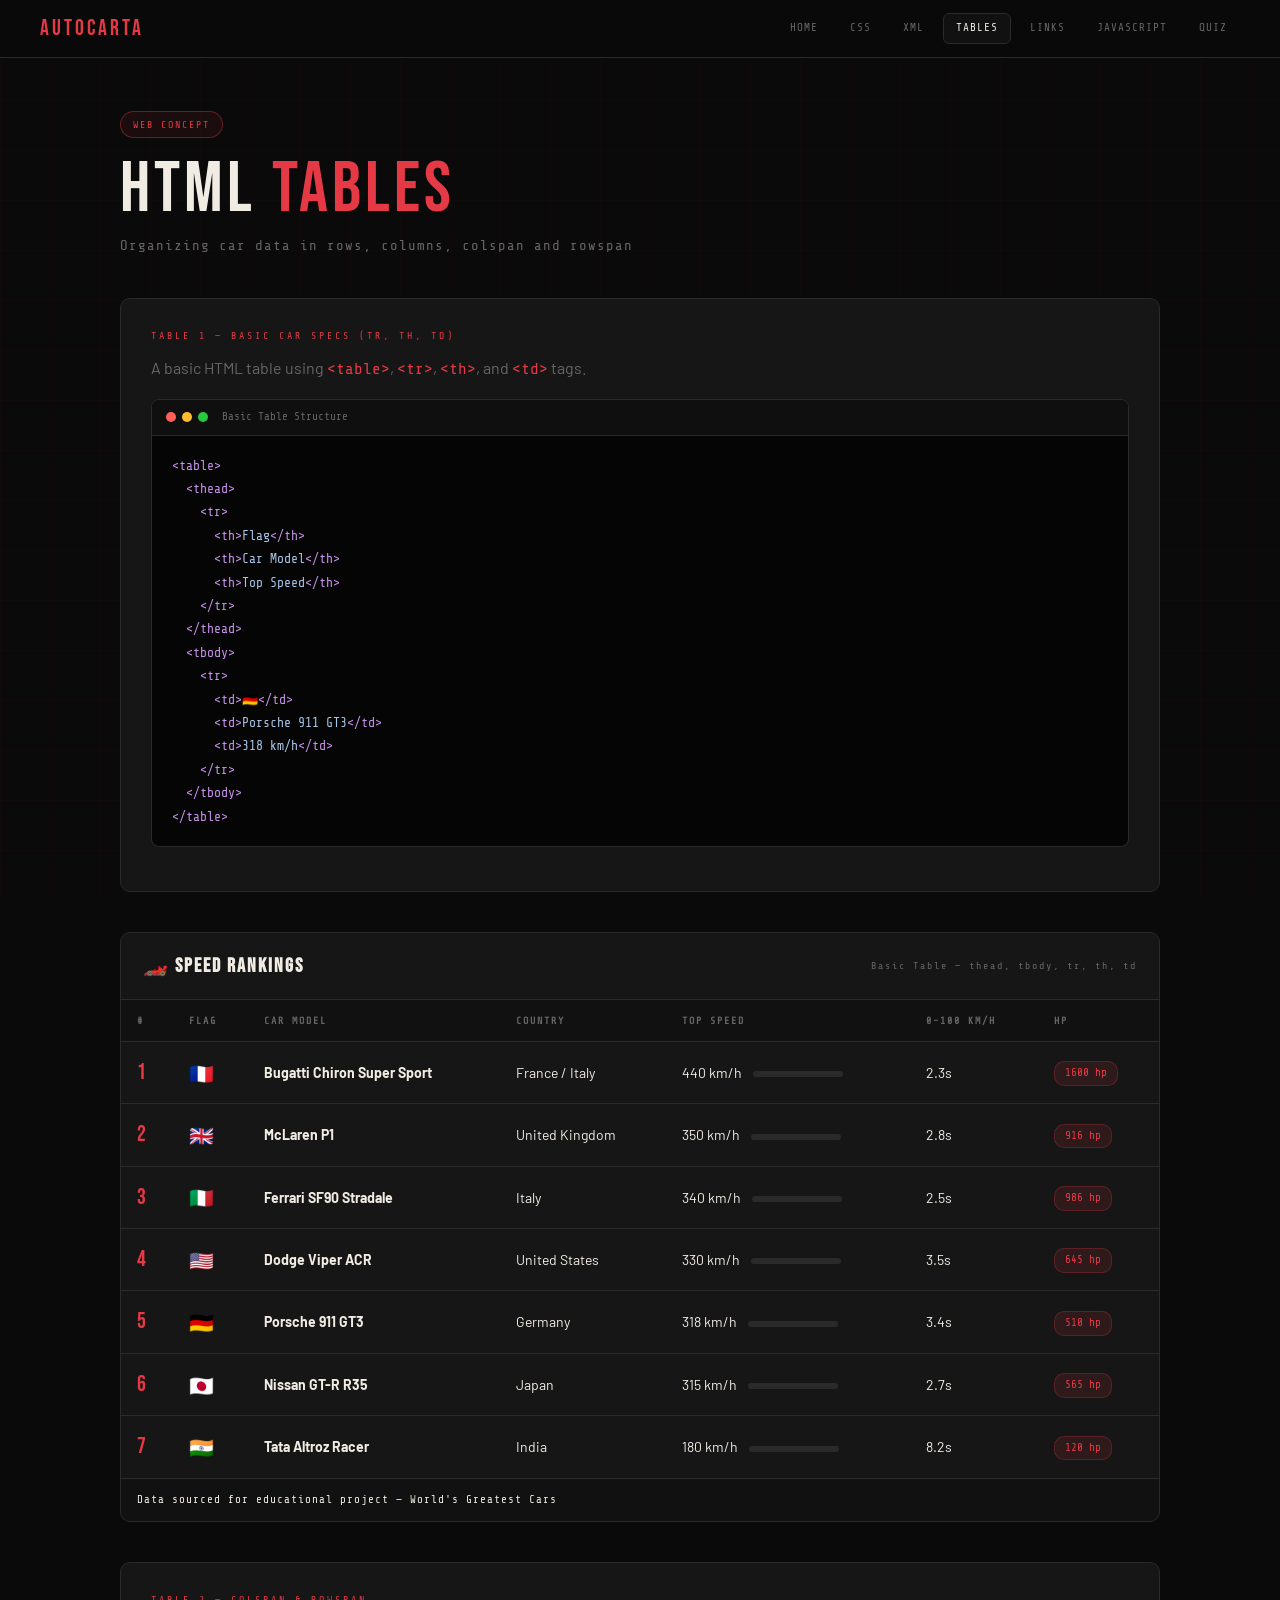
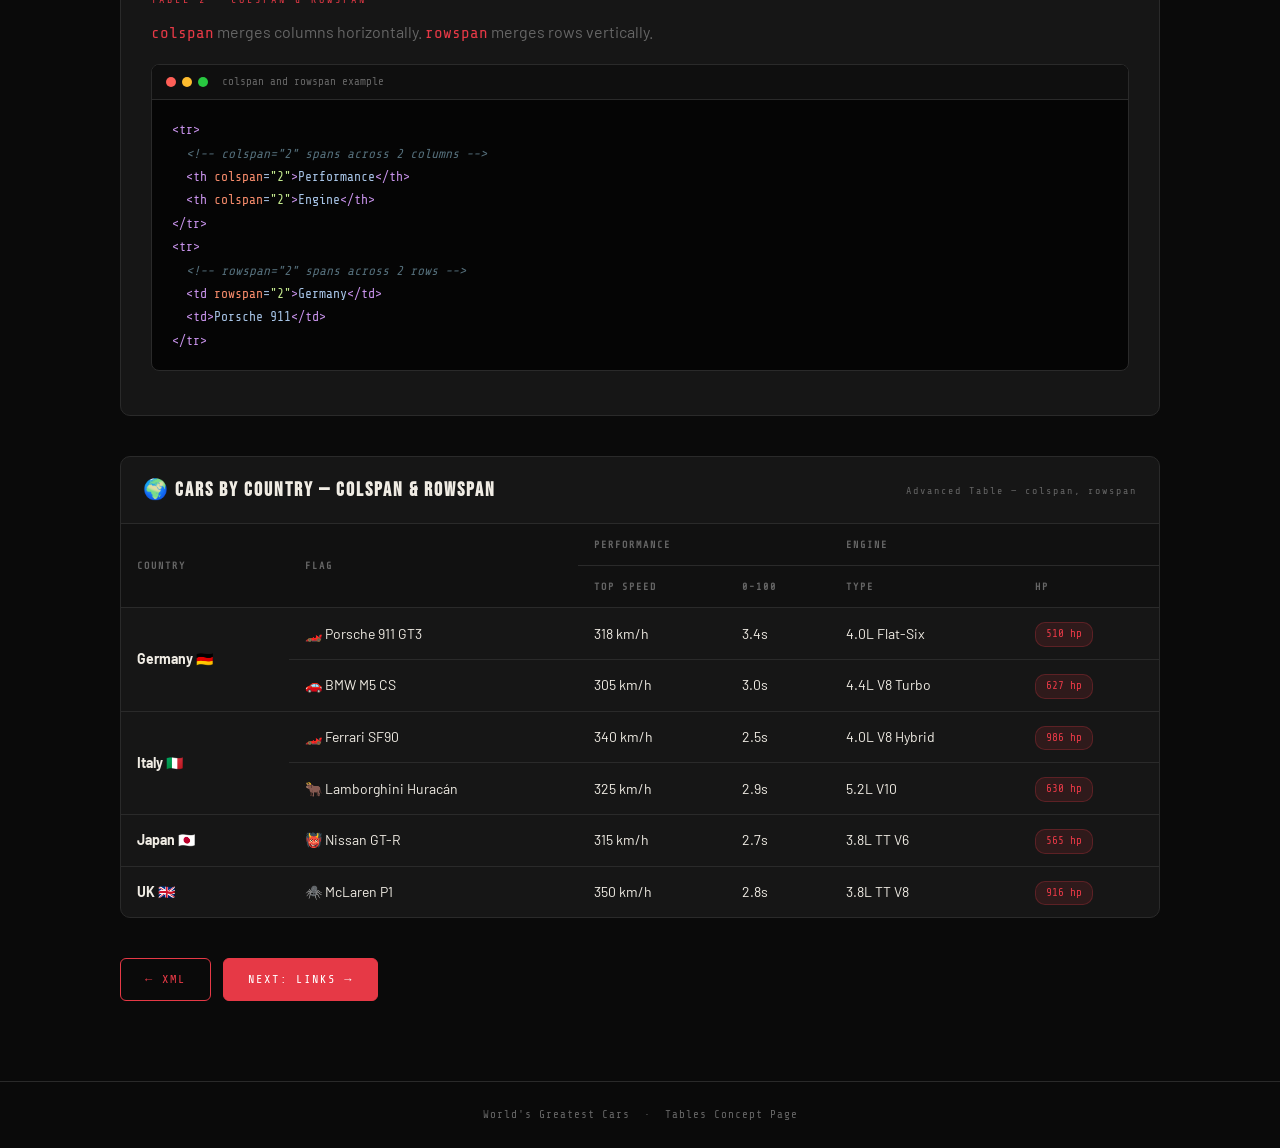
<file: tables.html>
<!DOCTYPE html>
<html lang="en">
<head>
  <meta charset="UTF-8">
  <meta name="viewport" content="width=device-width, initial-scale=1.0">
  <title>Tables — World's Greatest Cars</title>
  <link rel="stylesheet" href="style.css">
  <style>
    .speed-bar-wrap { width: 90px; height: 6px; background: var(--border); border-radius: 3px; display: inline-block; vertical-align: middle; margin-left: 8px; }
    .speed-bar-fill { height: 100%; border-radius: 3px; background: var(--accent); }
    .rank-num { font-family: 'Bebas Neue', sans-serif; font-size: 22px; color: var(--accent); }
    .hp-badge { display: inline-block; padding: 2px 10px; border-radius: 10px; font-family: 'Share Tech Mono', monospace; font-size: 11px; background: rgba(230,57,70,0.12); color: var(--accent); border: 1px solid rgba(230,57,70,0.25); }
    .table-section { margin-bottom: 40px; }
    .table-wrap { background: var(--card); border: 1px solid var(--border); border-radius: var(--radius); overflow: hidden; }
    .table-header { padding: 16px 22px; border-bottom: 1px solid var(--border); display: flex; align-items: center; justify-content: space-between; }
    .table-header h3 { font-family: 'Bebas Neue', sans-serif; font-size: 20px; letter-spacing: 2px; }
    .table-header span { font-family: 'Share Tech Mono', monospace; font-size: 10px; color: var(--muted); letter-spacing: 2px; }
    tfoot td { background: var(--surface); font-family: 'Share Tech Mono', monospace; font-size: 11px; color: var(--muted); letter-spacing: 1px; padding: 10px 16px; border-top: 1px solid var(--border); }
    .colspan-header { background: rgba(230,57,70,0.08); color: var(--accent); font-family: 'Share Tech Mono', monospace; font-size: 10px; letter-spacing: 2px; text-align: center; border-bottom: 1px solid var(--border); }
  </style>
</head>
<body>

<nav class="navbar">
  <a href="index.html" class="nav-logo">AUTOCARTA</a>
  <div class="nav-links">
    <a href="index.html">Home</a>
    <a href="css.html">CSS</a>
    <a href="xml.html">XML</a>
    <a href="tables.html" class="active">Tables</a>
    <a href="links.html">Links</a>
    <a href="javascript.html">JavaScript</a>
    <a href="quiz.html">Quiz</a>
  </div>
</nav>

<div class="page-wrap">

  <div class="concept-badge">Web Concept</div>
  <div class="section-title">HTML <span>Tables</span></div>
  <div class="section-sub">Organizing car data in rows, columns, colspan and rowspan</div>

  <!-- TABLE 1: BASIC SPEC TABLE -->
  <div class="table-section card fade-up">
    <div class="card-label">Table 1 — Basic Car Specs (tr, th, td)</div>
    <p style="color:var(--muted); margin-bottom:16px;">A basic HTML table using <code style="font-family:'Share Tech Mono',monospace; color:var(--accent);">&lt;table&gt;</code>, <code style="font-family:'Share Tech Mono',monospace; color:var(--accent);">&lt;tr&gt;</code>, <code style="font-family:'Share Tech Mono',monospace; color:var(--accent);">&lt;th&gt;</code>, and <code style="font-family:'Share Tech Mono',monospace; color:var(--accent);">&lt;td&gt;</code> tags.</p>

    <div class="code-box">
      <div class="code-bar"><span class="dot r"></span><span class="dot y"></span><span class="dot g"></span><span class="filename">Basic Table Structure</span></div>
      <pre><span class="k">&lt;table&gt;</span>
  <span class="k">&lt;thead&gt;</span>
    <span class="k">&lt;tr&gt;</span>
      <span class="k">&lt;th&gt;</span>Flag<span class="k">&lt;/th&gt;</span>
      <span class="k">&lt;th&gt;</span>Car Model<span class="k">&lt;/th&gt;</span>
      <span class="k">&lt;th&gt;</span>Top Speed<span class="k">&lt;/th&gt;</span>
    <span class="k">&lt;/tr&gt;</span>
  <span class="k">&lt;/thead&gt;</span>
  <span class="k">&lt;tbody&gt;</span>
    <span class="k">&lt;tr&gt;</span>
      <span class="k">&lt;td&gt;</span>🇩🇪<span class="k">&lt;/td&gt;</span>
      <span class="k">&lt;td&gt;</span>Porsche 911 GT3<span class="k">&lt;/td&gt;</span>
      <span class="k">&lt;td&gt;</span>318 km/h<span class="k">&lt;/td&gt;</span>
    <span class="k">&lt;/tr&gt;</span>
  <span class="k">&lt;/tbody&gt;</span>
<span class="k">&lt;/table&gt;</span></pre>
    </div>
  </div>

  <!-- TABLE 1 LIVE -->
  <div class="table-section">
    <div class="table-wrap">
      <div class="table-header">
        <h3>🏎️ Speed Rankings</h3>
        <span>Basic Table — thead, tbody, tr, th, td</span>
      </div>
      <table class="styled-table">
        <thead>
          <tr>
            <th>#</th>
            <th>Flag</th>
            <th>Car Model</th>
            <th>Country</th>
            <th>Top Speed</th>
            <th>0-100 km/h</th>
            <th>HP</th>
          </tr>
        </thead>
        <tbody>
          <tr>
            <td><span class="rank-num">1</span></td>
            <td class="flag">🇫🇷</td>
            <td><strong>Bugatti Chiron Super Sport</strong></td>
            <td>France / Italy</td>
            <td>440 km/h <span class="speed-bar-wrap"><span class="speed-bar-fill" style="width:100%"></span></span></td>
            <td>2.3s</td>
            <td><span class="hp-badge">1600 hp</span></td>
          </tr>
          <tr>
            <td><span class="rank-num">2</span></td>
            <td class="flag">🇬🇧</td>
            <td><strong>McLaren P1</strong></td>
            <td>United Kingdom</td>
            <td>350 km/h <span class="speed-bar-wrap"><span class="speed-bar-fill" style="width:79%"></span></span></td>
            <td>2.8s</td>
            <td><span class="hp-badge">916 hp</span></td>
          </tr>
          <tr>
            <td><span class="rank-num">3</span></td>
            <td class="flag">🇮🇹</td>
            <td><strong>Ferrari SF90 Stradale</strong></td>
            <td>Italy</td>
            <td>340 km/h <span class="speed-bar-wrap"><span class="speed-bar-fill" style="width:77%"></span></span></td>
            <td>2.5s</td>
            <td><span class="hp-badge">986 hp</span></td>
          </tr>
          <tr>
            <td><span class="rank-num">4</span></td>
            <td class="flag">🇺🇸</td>
            <td><strong>Dodge Viper ACR</strong></td>
            <td>United States</td>
            <td>330 km/h <span class="speed-bar-wrap"><span class="speed-bar-fill" style="width:75%"></span></span></td>
            <td>3.5s</td>
            <td><span class="hp-badge">645 hp</span></td>
          </tr>
          <tr>
            <td><span class="rank-num">5</span></td>
            <td class="flag">🇩🇪</td>
            <td><strong>Porsche 911 GT3</strong></td>
            <td>Germany</td>
            <td>318 km/h <span class="speed-bar-wrap"><span class="speed-bar-fill" style="width:72%"></span></span></td>
            <td>3.4s</td>
            <td><span class="hp-badge">510 hp</span></td>
          </tr>
          <tr>
            <td><span class="rank-num">6</span></td>
            <td class="flag">🇯🇵</td>
            <td><strong>Nissan GT-R R35</strong></td>
            <td>Japan</td>
            <td>315 km/h <span class="speed-bar-wrap"><span class="speed-bar-fill" style="width:71%"></span></span></td>
            <td>2.7s</td>
            <td><span class="hp-badge">565 hp</span></td>
          </tr>
          <tr>
            <td><span class="rank-num">7</span></td>
            <td class="flag">🇮🇳</td>
            <td><strong>Tata Altroz Racer</strong></td>
            <td>India</td>
            <td>180 km/h <span class="speed-bar-wrap"><span class="speed-bar-fill" style="width:40%"></span></span></td>
            <td>8.2s</td>
            <td><span class="hp-badge">120 hp</span></td>
          </tr>
        </tbody>
        <tfoot>
          <tr>
            <td colspan="7">Data sourced for educational project — World's Greatest Cars</td>
          </tr>
        </tfoot>
      </table>
    </div>
  </div>

  <!-- TABLE 2: COLSPAN + ROWSPAN -->
  <div class="table-section card fade-up">
    <div class="card-label">Table 2 — Colspan & Rowspan</div>
    <p style="color:var(--muted); margin-bottom:16px;"><code style="font-family:'Share Tech Mono',monospace; color:var(--accent);">colspan</code> merges columns horizontally. <code style="font-family:'Share Tech Mono',monospace; color:var(--accent);">rowspan</code> merges rows vertically.</p>

    <div class="code-box">
      <div class="code-bar"><span class="dot r"></span><span class="dot y"></span><span class="dot g"></span><span class="filename">colspan and rowspan example</span></div>
      <pre><span class="k">&lt;tr&gt;</span>
  <span class="c">&lt;!-- colspan="2" spans across 2 columns --&gt;</span>
  <span class="k">&lt;th</span> <span class="t">colspan</span>=<span class="s">"2"</span><span class="k">&gt;</span>Performance<span class="k">&lt;/th&gt;</span>
  <span class="k">&lt;th</span> <span class="t">colspan</span>=<span class="s">"2"</span><span class="k">&gt;</span>Engine<span class="k">&lt;/th&gt;</span>
<span class="k">&lt;/tr&gt;</span>
<span class="k">&lt;tr&gt;</span>
  <span class="c">&lt;!-- rowspan="2" spans across 2 rows --&gt;</span>
  <span class="k">&lt;td</span> <span class="t">rowspan</span>=<span class="s">"2"</span><span class="k">&gt;</span>Germany<span class="k">&lt;/td&gt;</span>
  <span class="k">&lt;td&gt;</span>Porsche 911<span class="k">&lt;/td&gt;</span>
<span class="k">&lt;/tr&gt;</span></pre>
    </div>
  </div>

  <!-- TABLE 2 LIVE: COLSPAN + ROWSPAN -->
  <div class="table-section">
    <div class="table-wrap">
      <div class="table-header">
        <h3>🌍 Cars by Country — Colspan & Rowspan</h3>
        <span>Advanced Table — colspan, rowspan</span>
      </div>
      <table class="styled-table">
        <thead>
          <tr>
            <!-- colspan spans across multiple columns -->
            <th rowspan="2">Country</th>
            <th rowspan="2">Flag</th>
            <th colspan="2" class="colspan-header">Performance</th>
            <th colspan="2" class="colspan-header">Engine</th>
          </tr>
          <tr>
            <th>Top Speed</th>
            <th>0-100</th>
            <th>Type</th>
            <th>HP</th>
          </tr>
        </thead>
        <tbody>
          <!-- rowspan: Germany has 2 cars, so country cell spans 2 rows -->
          <tr>
            <td rowspan="2"><strong>Germany 🇩🇪</strong></td>
            <td>🏎️ Porsche 911 GT3</td>
            <td>318 km/h</td>
            <td>3.4s</td>
            <td>4.0L Flat-Six</td>
            <td><span class="hp-badge">510 hp</span></td>
          </tr>
          <tr>
            <!-- No country cell here — rowspan covers it -->
            <td>🚗 BMW M5 CS</td>
            <td>305 km/h</td>
            <td>3.0s</td>
            <td>4.4L V8 Turbo</td>
            <td><span class="hp-badge">627 hp</span></td>
          </tr>
          <tr>
            <td rowspan="2"><strong>Italy 🇮🇹</strong></td>
            <td>🏎️ Ferrari SF90</td>
            <td>340 km/h</td>
            <td>2.5s</td>
            <td>4.0L V8 Hybrid</td>
            <td><span class="hp-badge">986 hp</span></td>
          </tr>
          <tr>
            <td>🐂 Lamborghini Huracán</td>
            <td>325 km/h</td>
            <td>2.9s</td>
            <td>5.2L V10</td>
            <td><span class="hp-badge">630 hp</span></td>
          </tr>
          <tr>
            <td><strong>Japan 🇯🇵</strong></td>
            <td>👹 Nissan GT-R</td>
            <td>315 km/h</td>
            <td>2.7s</td>
            <td>3.8L TT V6</td>
            <td><span class="hp-badge">565 hp</span></td>
          </tr>
          <tr>
            <td><strong>UK 🇬🇧</strong></td>
            <td>🕷️ McLaren P1</td>
            <td>350 km/h</td>
            <td>2.8s</td>
            <td>3.8L TT V8</td>
            <td><span class="hp-badge">916 hp</span></td>
          </tr>
        </tbody>
      </table>
    </div>
  </div>

  <div style="display:flex; gap:12px; flex-wrap:wrap;">
    <a href="xml.html" class="btn">← XML</a>
    <a href="links.html" class="btn btn-filled">Next: Links →</a>
  </div>

</div>

<footer>
  <p>World's Greatest Cars &nbsp;·&nbsp; Tables Concept Page</p>
</footer>

</body>
</html>
</file>
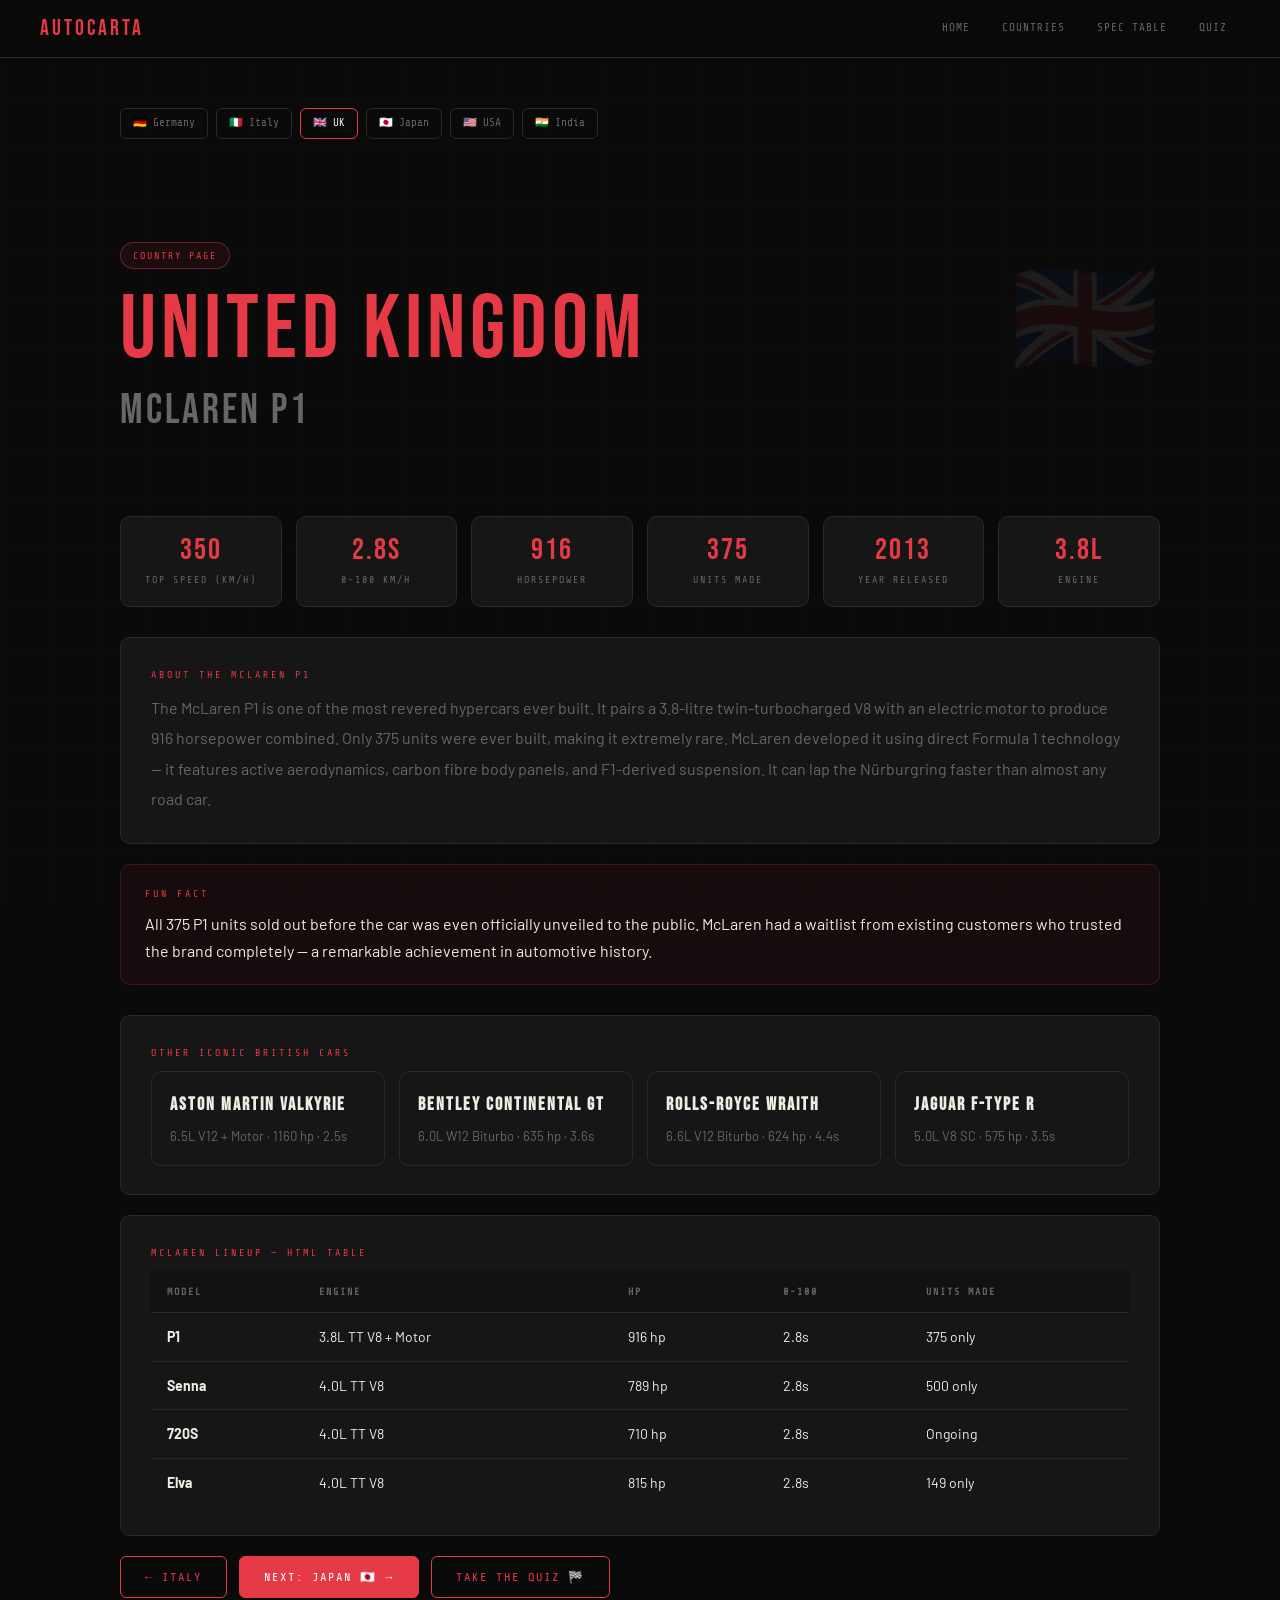
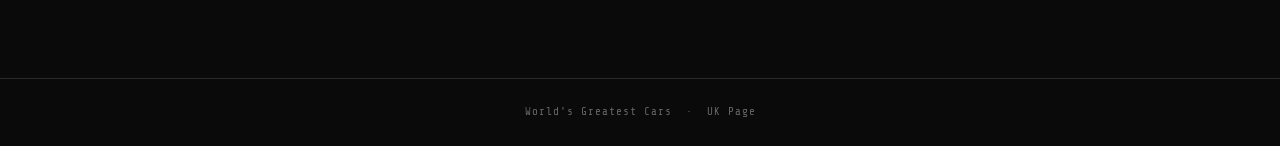
<file: uk.html>
<!DOCTYPE html>
<html lang="en">
<head>
  <meta charset="UTF-8"><meta name="viewport" content="width=device-width, initial-scale=1.0">
  <title>UK — World's Greatest Cars</title>
  <link rel="stylesheet" href="style.css">
  <style>
    .country-hero{padding:60px 0 40px;position:relative}.country-flag-bg{font-size:120px;position:absolute;right:0;top:30px;opacity:.08;pointer-events:none;user-select:none}.country-name{font-family:'Bebas Neue',sans-serif;font-size:clamp(48px,8vw,90px);letter-spacing:5px;line-height:1}.country-name span{color:var(--accent)}.car-name-big{font-family:'Bebas Neue',sans-serif;font-size:clamp(26px,4vw,42px);letter-spacing:3px;color:var(--muted);margin-bottom:30px}.spec-grid{display:grid;grid-template-columns:repeat(auto-fit,minmax(160px,1fr));gap:14px;margin-bottom:30px}.spec-box{background:var(--card);border:1px solid var(--border);border-radius:10px;padding:18px;text-align:center}.spec-val{font-family:'Bebas Neue',sans-serif;font-size:30px;letter-spacing:2px;color:var(--accent);line-height:1}.spec-lbl{font-family:'Share Tech Mono',monospace;font-size:10px;color:var(--muted);letter-spacing:2px;text-transform:uppercase;margin-top:6px}.fact-box{background:rgba(230,57,70,.06);border:1px solid rgba(230,57,70,.2);border-radius:10px;padding:20px 24px;margin-bottom:30px}.fact-box .label{font-family:'Share Tech Mono',monospace;font-size:10px;color:var(--accent);letter-spacing:3px;text-transform:uppercase;margin-bottom:8px}.other-cars{display:grid;grid-template-columns:repeat(auto-fit,minmax(200px,1fr));gap:14px}.other-car{background:var(--card);border:1px solid var(--border);border-radius:10px;padding:18px}.other-car h4{font-family:'Bebas Neue',sans-serif;font-size:18px;letter-spacing:2px;margin-bottom:4px;color:var(--text)}.other-car p{font-size:13px;color:var(--muted)}.nav-countries{display:flex;gap:8px;flex-wrap:wrap;margin-bottom:40px}.nav-countries a{font-family:'Share Tech Mono',monospace;font-size:11px;padding:5px 12px;border:1px solid var(--border);border-radius:6px;color:var(--muted);text-decoration:none;transition:all .2s}.nav-countries a:hover,.nav-countries a.active{color:var(--text);border-color:var(--accent)}
  </style>
</head>
<body>
<nav class="navbar">
  <a href="index.html" class="nav-logo">AUTOCARTA</a>
  <div class="nav-links"><a href="index.html">Home</a><a href="links.html">Countries</a><a href="tables.html">Spec Table</a><a href="quiz.html">Quiz</a></div>
</nav>
<div class="page-wrap">
  <div class="nav-countries">
    <a href="germany.html">🇩🇪 Germany</a><a href="italy.html">🇮🇹 Italy</a><a href="uk.html" class="active">🇬🇧 UK</a><a href="japan.html">🇯🇵 Japan</a><a href="usa.html">🇺🇸 USA</a><a href="india.html">🇮🇳 India</a>
  </div>
  <div class="country-hero">
    <div class="country-flag-bg">🇬🇧</div>
    <div class="concept-badge">Country Page</div>
    <div class="country-name"><span>United Kingdom</span></div>
    <div class="car-name-big">McLaren P1</div>
  </div>
  <div class="spec-grid">
    <div class="spec-box"><div class="spec-val">350</div><div class="spec-lbl">Top Speed (km/h)</div></div>
    <div class="spec-box"><div class="spec-val">2.8s</div><div class="spec-lbl">0-100 km/h</div></div>
    <div class="spec-box"><div class="spec-val">916</div><div class="spec-lbl">Horsepower</div></div>
    <div class="spec-box"><div class="spec-val">375</div><div class="spec-lbl">Units Made</div></div>
    <div class="spec-box"><div class="spec-val">2013</div><div class="spec-lbl">Year Released</div></div>
    <div class="spec-box"><div class="spec-val">3.8L</div><div class="spec-lbl">Engine</div></div>
  </div>
  <div class="card fade-up">
    <div class="card-label">About the McLaren P1</div>
    <p style="color:var(--muted);line-height:1.9;">The McLaren P1 is one of the most revered hypercars ever built. It pairs a 3.8-litre twin-turbocharged V8 with an electric motor to produce 916 horsepower combined. Only 375 units were ever built, making it extremely rare. McLaren developed it using direct Formula 1 technology — it features active aerodynamics, carbon fibre body panels, and F1-derived suspension. It can lap the Nürburgring faster than almost any road car.</p>
  </div>
  <div class="fact-box">
    <div class="label">Fun Fact</div>
    <p>All 375 P1 units sold out before the car was even officially unveiled to the public. McLaren had a waitlist from existing customers who trusted the brand completely — a remarkable achievement in automotive history.</p>
  </div>
  <div class="card fade-up">
    <div class="card-label">Other Iconic British Cars</div>
    <div class="other-cars">
      <div class="other-car"><h4>Aston Martin Valkyrie</h4><p>6.5L V12 + Motor · 1160 hp · 2.5s</p></div>
      <div class="other-car"><h4>Bentley Continental GT</h4><p>6.0L W12 Biturbo · 635 hp · 3.6s</p></div>
      <div class="other-car"><h4>Rolls-Royce Wraith</h4><p>6.6L V12 Biturbo · 624 hp · 4.4s</p></div>
      <div class="other-car"><h4>Jaguar F-Type R</h4><p>5.0L V8 SC · 575 hp · 3.5s</p></div>
    </div>
  </div>
  <div class="card fade-up">
    <div class="card-label">McLaren Lineup — HTML Table</div>
    <table class="styled-table">
      <thead><tr><th>Model</th><th>Engine</th><th>HP</th><th>0-100</th><th>Units Made</th></tr></thead>
      <tbody>
        <tr><td><strong>P1</strong></td><td>3.8L TT V8 + Motor</td><td>916 hp</td><td>2.8s</td><td>375 only</td></tr>
        <tr><td><strong>Senna</strong></td><td>4.0L TT V8</td><td>789 hp</td><td>2.8s</td><td>500 only</td></tr>
        <tr><td><strong>720S</strong></td><td>4.0L TT V8</td><td>710 hp</td><td>2.8s</td><td>Ongoing</td></tr>
        <tr><td><strong>Elva</strong></td><td>4.0L TT V8</td><td>815 hp</td><td>2.8s</td><td>149 only</td></tr>
      </tbody>
    </table>
  </div>
  <div style="display:flex;gap:12px;flex-wrap:wrap;">
    <a href="italy.html" class="btn">← Italy</a>
    <a href="japan.html" class="btn btn-filled">Next: Japan 🇯🇵 →</a>
    <a href="quiz.html" class="btn">Take the Quiz 🏁</a>
  </div>
</div>
<footer><p>World's Greatest Cars &nbsp;·&nbsp; UK Page</p></footer>
</body>
</html>
</file>
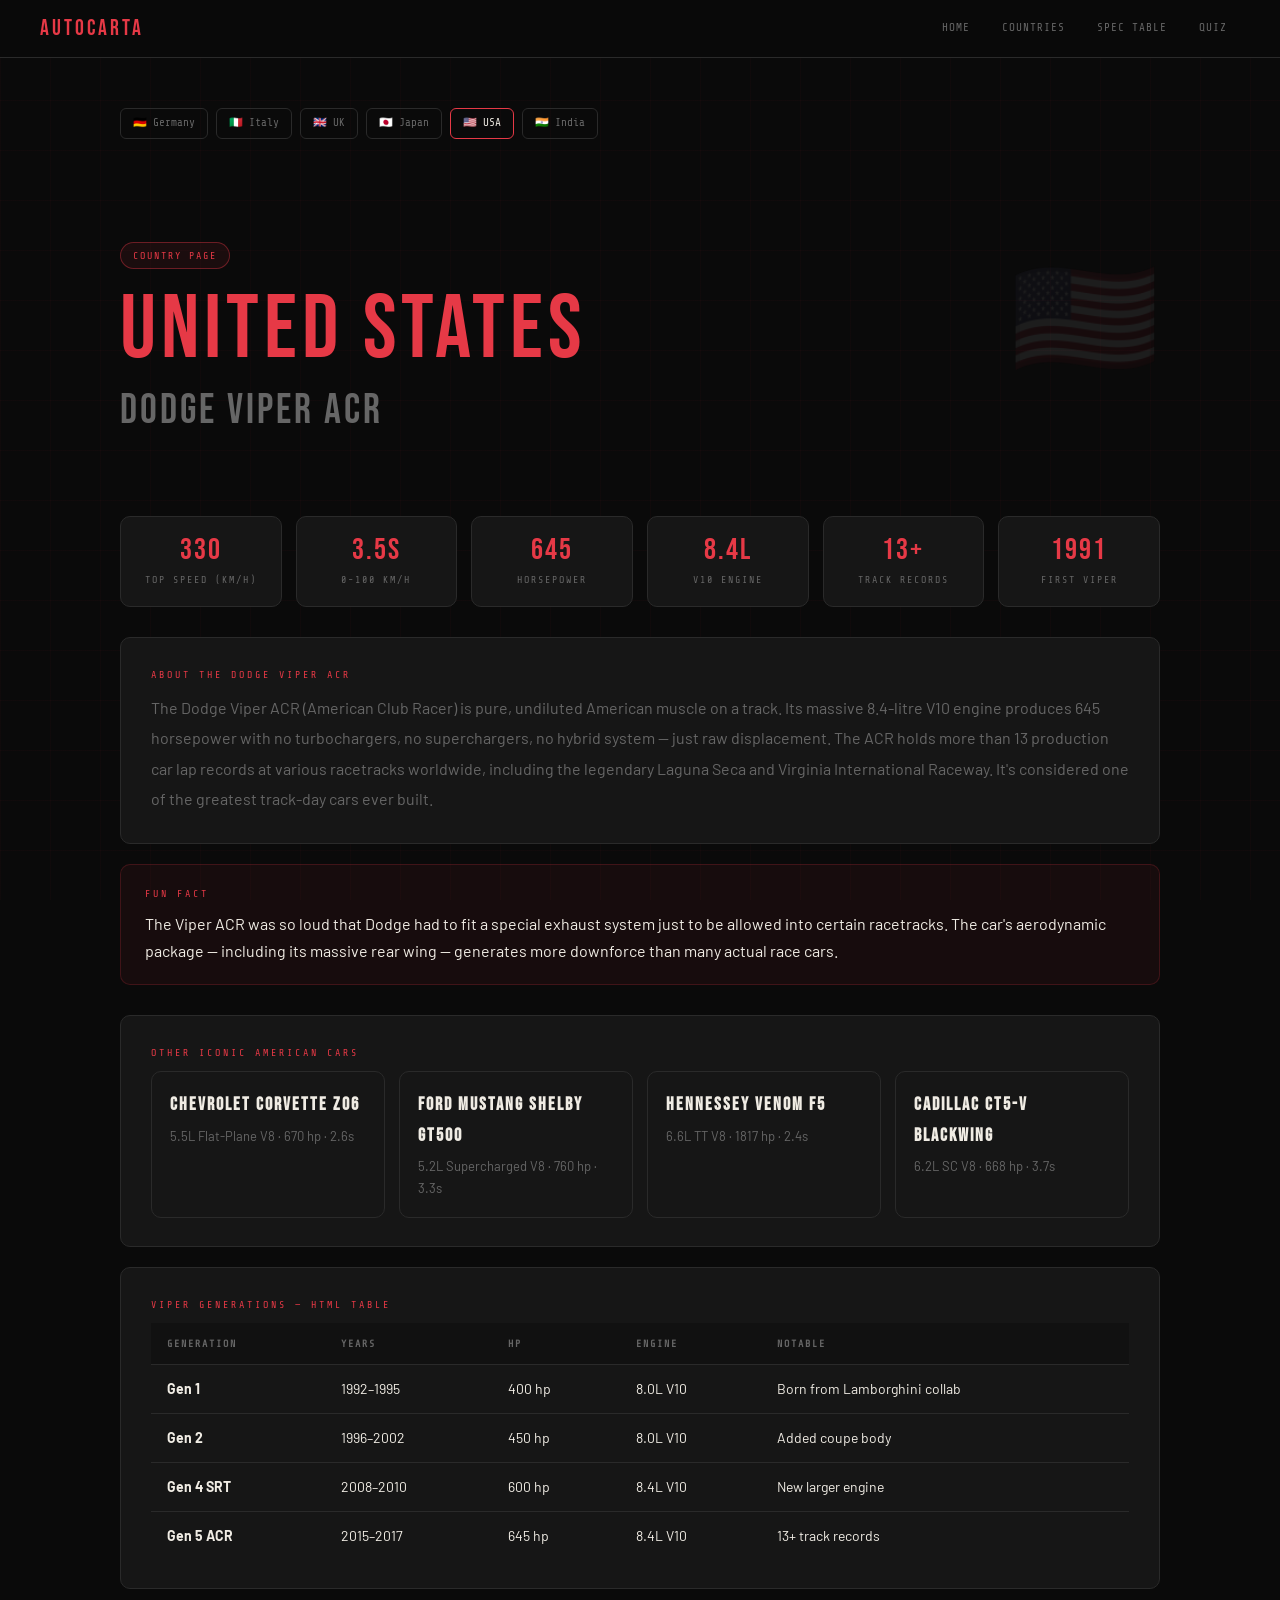
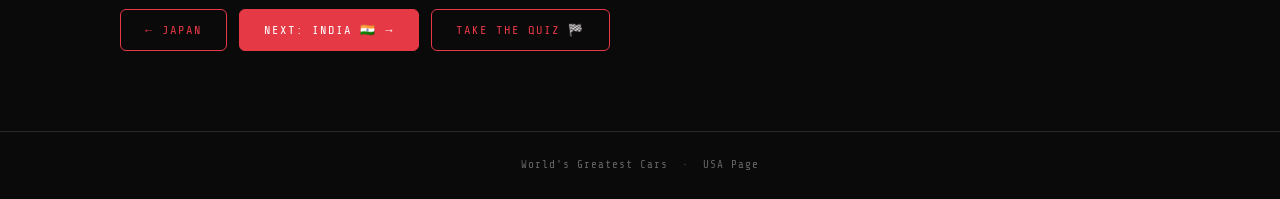
<file: usa.html>
<!DOCTYPE html>
<html lang="en">
<head>
  <meta charset="UTF-8"><meta name="viewport" content="width=device-width, initial-scale=1.0">
  <title>USA — World's Greatest Cars</title>
  <link rel="stylesheet" href="style.css">
  <style>
    .country-hero{padding:60px 0 40px;position:relative}.country-flag-bg{font-size:120px;position:absolute;right:0;top:30px;opacity:.08;pointer-events:none;user-select:none}.country-name{font-family:'Bebas Neue',sans-serif;font-size:clamp(48px,8vw,90px);letter-spacing:5px;line-height:1}.country-name span{color:var(--accent)}.car-name-big{font-family:'Bebas Neue',sans-serif;font-size:clamp(26px,4vw,42px);letter-spacing:3px;color:var(--muted);margin-bottom:30px}.spec-grid{display:grid;grid-template-columns:repeat(auto-fit,minmax(160px,1fr));gap:14px;margin-bottom:30px}.spec-box{background:var(--card);border:1px solid var(--border);border-radius:10px;padding:18px;text-align:center}.spec-val{font-family:'Bebas Neue',sans-serif;font-size:30px;letter-spacing:2px;color:var(--accent);line-height:1}.spec-lbl{font-family:'Share Tech Mono',monospace;font-size:10px;color:var(--muted);letter-spacing:2px;text-transform:uppercase;margin-top:6px}.fact-box{background:rgba(230,57,70,.06);border:1px solid rgba(230,57,70,.2);border-radius:10px;padding:20px 24px;margin-bottom:30px}.fact-box .label{font-family:'Share Tech Mono',monospace;font-size:10px;color:var(--accent);letter-spacing:3px;text-transform:uppercase;margin-bottom:8px}.other-cars{display:grid;grid-template-columns:repeat(auto-fit,minmax(200px,1fr));gap:14px}.other-car{background:var(--card);border:1px solid var(--border);border-radius:10px;padding:18px}.other-car h4{font-family:'Bebas Neue',sans-serif;font-size:18px;letter-spacing:2px;margin-bottom:4px;color:var(--text)}.other-car p{font-size:13px;color:var(--muted)}.nav-countries{display:flex;gap:8px;flex-wrap:wrap;margin-bottom:40px}.nav-countries a{font-family:'Share Tech Mono',monospace;font-size:11px;padding:5px 12px;border:1px solid var(--border);border-radius:6px;color:var(--muted);text-decoration:none;transition:all .2s}.nav-countries a:hover,.nav-countries a.active{color:var(--text);border-color:var(--accent)}
  </style>
</head>
<body>
<nav class="navbar">
  <a href="index.html" class="nav-logo">AUTOCARTA</a>
  <div class="nav-links"><a href="index.html">Home</a><a href="links.html">Countries</a><a href="tables.html">Spec Table</a><a href="quiz.html">Quiz</a></div>
</nav>
<div class="page-wrap">
  <div class="nav-countries">
    <a href="germany.html">🇩🇪 Germany</a><a href="italy.html">🇮🇹 Italy</a><a href="uk.html">🇬🇧 UK</a><a href="japan.html">🇯🇵 Japan</a><a href="usa.html" class="active">🇺🇸 USA</a><a href="india.html">🇮🇳 India</a>
  </div>
  <div class="country-hero">
    <div class="country-flag-bg">🇺🇸</div>
    <div class="concept-badge">Country Page</div>
    <div class="country-name"><span>United States</span></div>
    <div class="car-name-big">Dodge Viper ACR</div>
  </div>
  <div class="spec-grid">
    <div class="spec-box"><div class="spec-val">330</div><div class="spec-lbl">Top Speed (km/h)</div></div>
    <div class="spec-box"><div class="spec-val">3.5s</div><div class="spec-lbl">0-100 km/h</div></div>
    <div class="spec-box"><div class="spec-val">645</div><div class="spec-lbl">Horsepower</div></div>
    <div class="spec-box"><div class="spec-val">8.4L</div><div class="spec-lbl">V10 Engine</div></div>
    <div class="spec-box"><div class="spec-val">13+</div><div class="spec-lbl">Track Records</div></div>
    <div class="spec-box"><div class="spec-val">1991</div><div class="spec-lbl">First Viper</div></div>
  </div>
  <div class="card fade-up">
    <div class="card-label">About the Dodge Viper ACR</div>
    <p style="color:var(--muted);line-height:1.9;">The Dodge Viper ACR (American Club Racer) is pure, undiluted American muscle on a track. Its massive 8.4-litre V10 engine produces 645 horsepower with no turbochargers, no superchargers, no hybrid system — just raw displacement. The ACR holds more than 13 production car lap records at various racetracks worldwide, including the legendary Laguna Seca and Virginia International Raceway. It's considered one of the greatest track-day cars ever built.</p>
  </div>
  <div class="fact-box">
    <div class="label">Fun Fact</div>
    <p>The Viper ACR was so loud that Dodge had to fit a special exhaust system just to be allowed into certain racetracks. The car's aerodynamic package — including its massive rear wing — generates more downforce than many actual race cars.</p>
  </div>
  <div class="card fade-up">
    <div class="card-label">Other Iconic American Cars</div>
    <div class="other-cars">
      <div class="other-car"><h4>Chevrolet Corvette Z06</h4><p>5.5L Flat-Plane V8 · 670 hp · 2.6s</p></div>
      <div class="other-car"><h4>Ford Mustang Shelby GT500</h4><p>5.2L Supercharged V8 · 760 hp · 3.3s</p></div>
      <div class="other-car"><h4>Hennessey Venom F5</h4><p>6.6L TT V8 · 1817 hp · 2.4s</p></div>
      <div class="other-car"><h4>Cadillac CT5-V Blackwing</h4><p>6.2L SC V8 · 668 hp · 3.7s</p></div>
    </div>
  </div>
  <div class="card fade-up">
    <div class="card-label">Viper Generations — HTML Table</div>
    <table class="styled-table">
      <thead><tr><th>Generation</th><th>Years</th><th>HP</th><th>Engine</th><th>Notable</th></tr></thead>
      <tbody>
        <tr><td><strong>Gen 1</strong></td><td>1992–1995</td><td>400 hp</td><td>8.0L V10</td><td>Born from Lamborghini collab</td></tr>
        <tr><td><strong>Gen 2</strong></td><td>1996–2002</td><td>450 hp</td><td>8.0L V10</td><td>Added coupe body</td></tr>
        <tr><td><strong>Gen 4 SRT</strong></td><td>2008–2010</td><td>600 hp</td><td>8.4L V10</td><td>New larger engine</td></tr>
        <tr><td><strong>Gen 5 ACR</strong></td><td>2015–2017</td><td>645 hp</td><td>8.4L V10</td><td>13+ track records</td></tr>
      </tbody>
    </table>
  </div>
  <div style="display:flex;gap:12px;flex-wrap:wrap;">
    <a href="japan.html" class="btn">← Japan</a>
    <a href="india.html" class="btn btn-filled">Next: India 🇮🇳 →</a>
    <a href="quiz.html" class="btn">Take the Quiz 🏁</a>
  </div>
</div>
<footer><p>World's Greatest Cars &nbsp;·&nbsp; USA Page</p></footer>
</body>
</html>
</file>
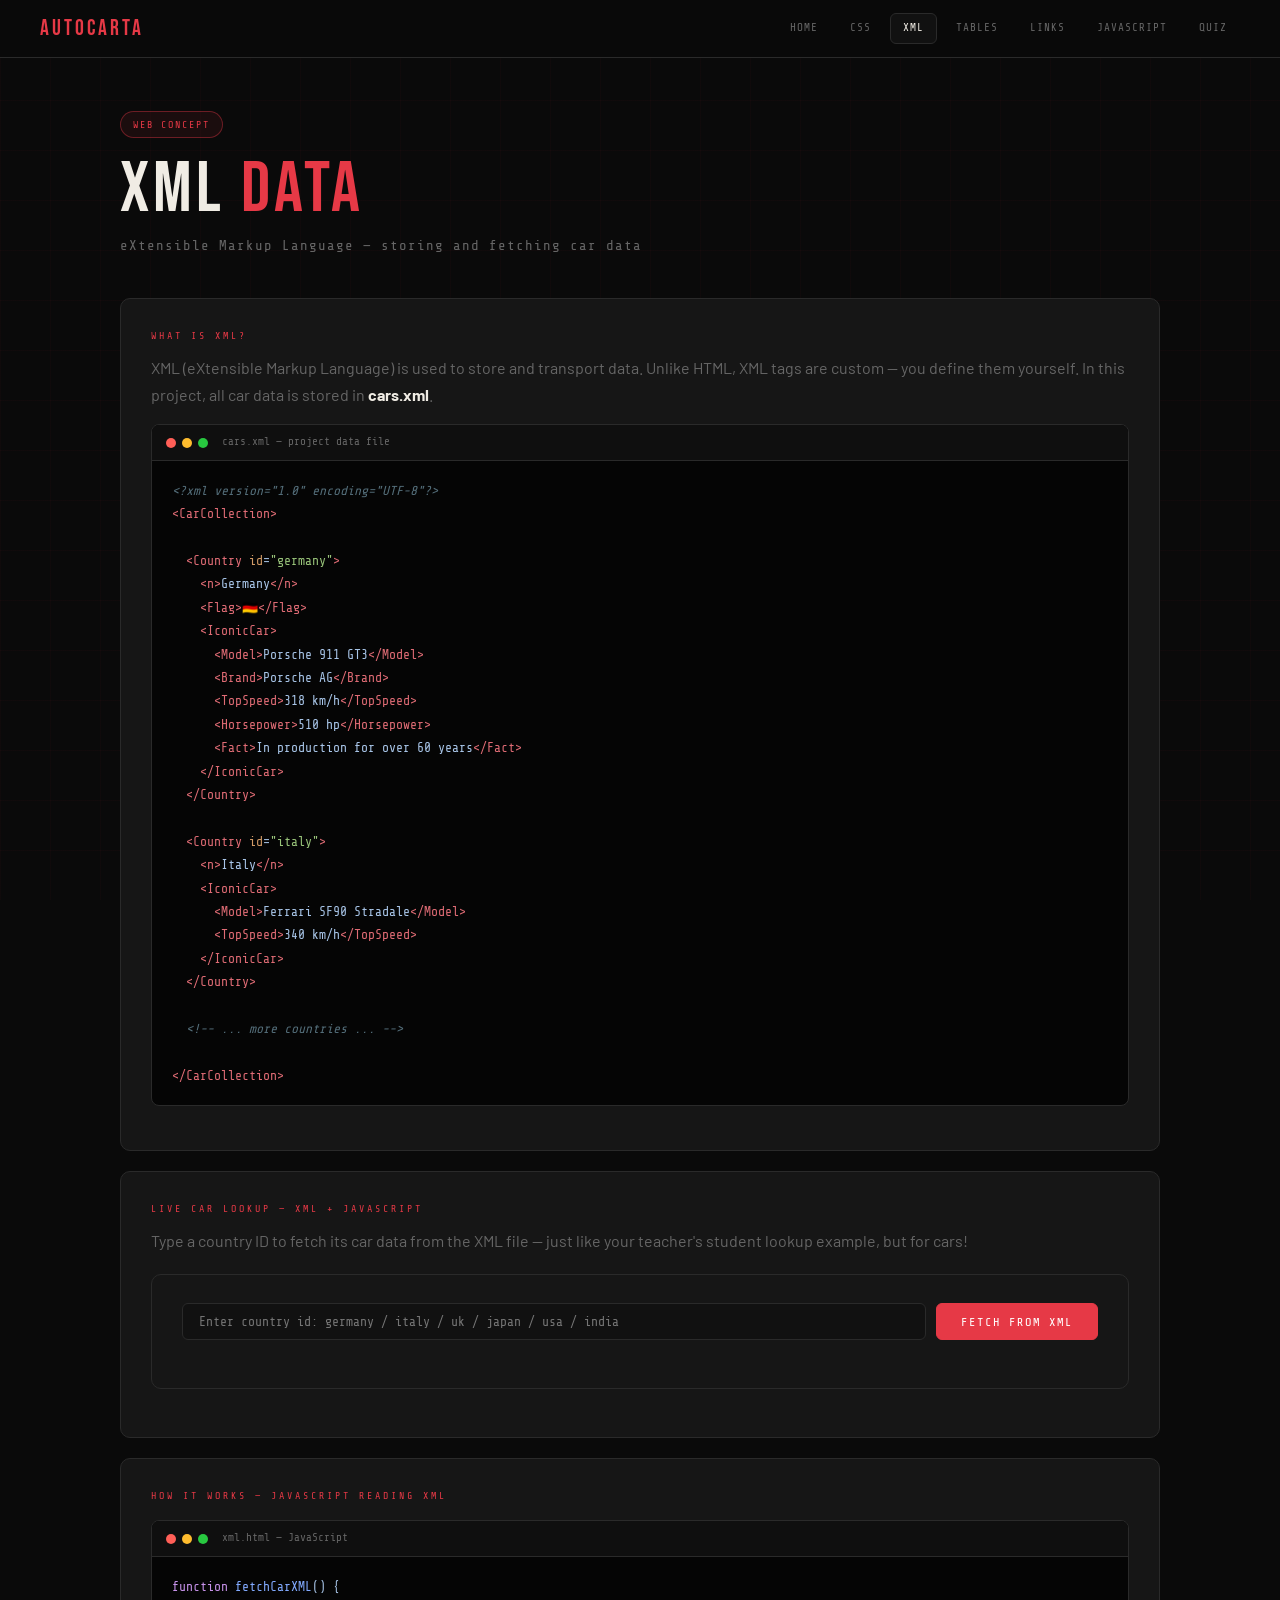
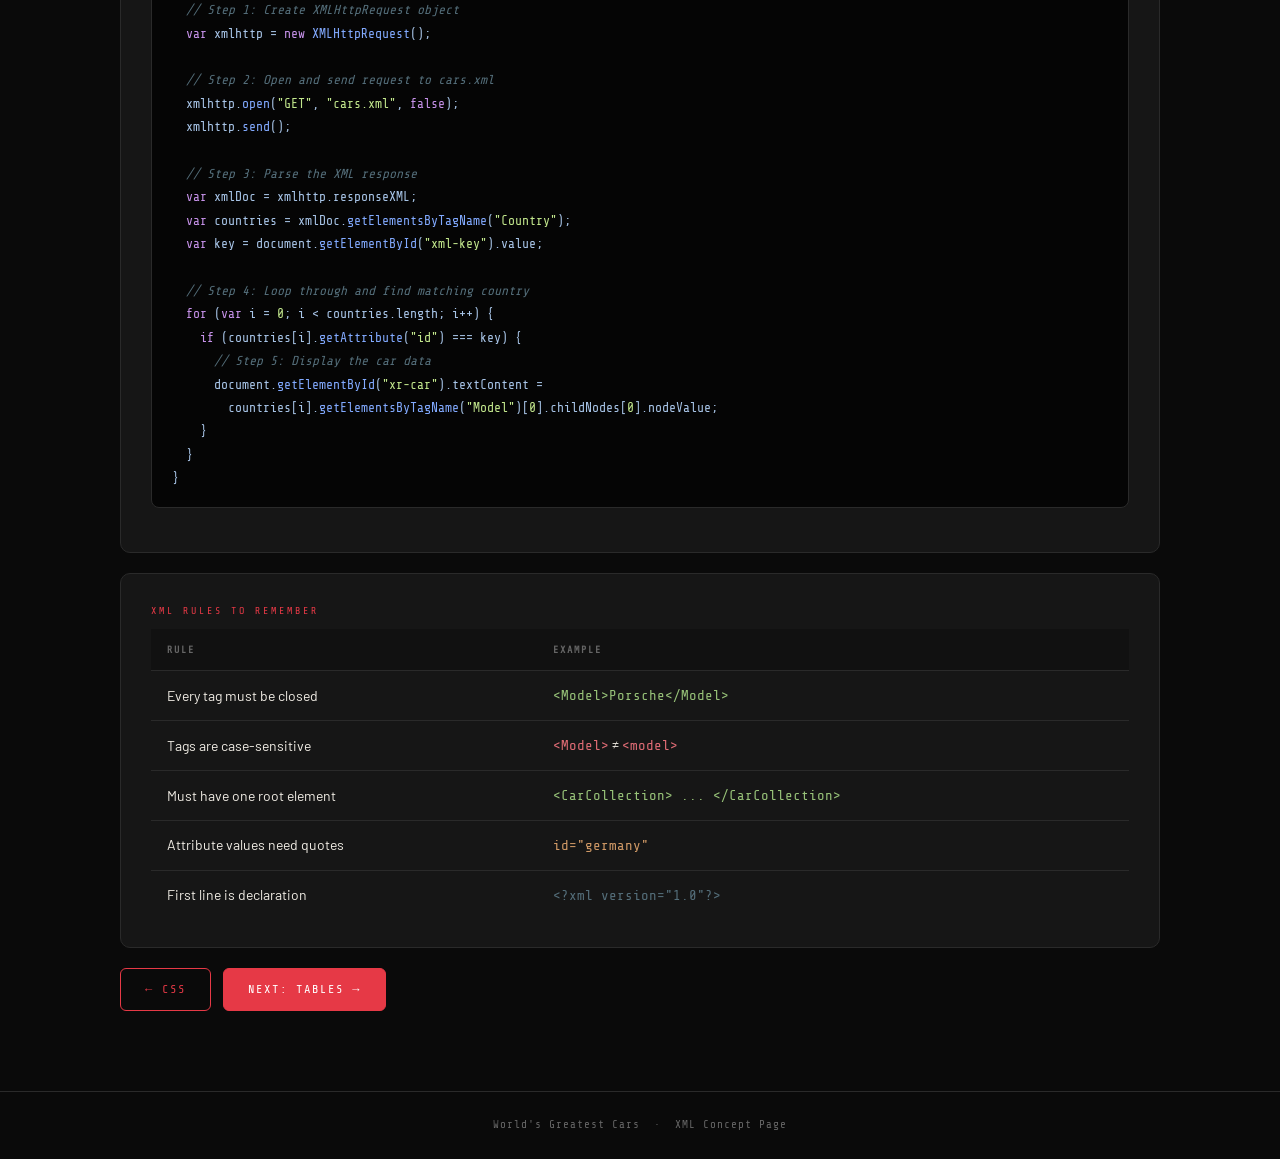
<file: xml.html>
<!DOCTYPE html>
<html lang="en">
<head>
  <meta charset="UTF-8">
  <meta name="viewport" content="width=device-width, initial-scale=1.0">
  <title>XML Concept — World's Greatest Cars</title>
  <link rel="stylesheet" href="style.css">
  <style>
    .xml-search-box {
      background: var(--card);
      border: 1px solid var(--border);
      border-radius: var(--radius);
      padding: 28px 30px;
      margin-bottom: 20px;
    }
    .search-row {
      display: flex;
      gap: 10px;
      margin-bottom: 20px;
      flex-wrap: wrap;
    }
    .search-row input {
      flex: 1;
      min-width: 180px;
      padding: 10px 16px;
      background: var(--surface);
      border: 1px solid var(--border);
      border-radius: 6px;
      color: var(--text);
      font-family: 'Share Tech Mono', monospace;
      font-size: 13px;
      outline: none;
    }
    .search-row input:focus { border-color: var(--accent); }
    .xml-result-card {
      background: var(--surface);
      border: 1px solid var(--border);
      border-radius: 8px;
      padding: 20px;
      display: none;
    }
    .xml-result-card.show { display: block; }
    .xml-result-header {
      display: flex;
      align-items: center;
      gap: 14px;
      margin-bottom: 16px;
      padding-bottom: 16px;
      border-bottom: 1px solid var(--border);
    }
    .xml-flag { font-size: 40px; }
    .xml-car-name { font-family: 'Bebas Neue', sans-serif; font-size: 28px; letter-spacing: 2px; }
    .xml-brand { font-size: 13px; color: var(--muted); }
    .xml-tag { color: #e06c75; font-family: 'Share Tech Mono', monospace; }
    .xml-attr { color: #d19a66; font-family: 'Share Tech Mono', monospace; }
    .xml-val { color: #98c379; font-family: 'Share Tech Mono', monospace; }
    .xml-comment { color: #546e7a; font-style: italic; font-family: 'Share Tech Mono', monospace; }
    .error-msg {
      color: var(--accent);
      font-family: 'Share Tech Mono', monospace;
      font-size: 13px;
      padding: 12px;
      display: none;
    }
    .error-msg.show { display: block; }
  </style>
</head>
<body>

<nav class="navbar">
  <a href="index.html" class="nav-logo">AUTOCARTA</a>
  <div class="nav-links">
    <a href="index.html">Home</a>
    <a href="css.html">CSS</a>
    <a href="xml.html" class="active">XML</a>
    <a href="tables.html">Tables</a>
    <a href="links.html">Links</a>
    <a href="javascript.html">JavaScript</a>
    <a href="quiz.html">Quiz</a>
  </div>
</nav>

<div class="page-wrap">

  <div class="concept-badge">Web Concept</div>
  <div class="section-title">XML <span>Data</span></div>
  <div class="section-sub">eXtensible Markup Language — storing and fetching car data</div>

  <!-- WHAT IS XML -->
  <div class="card fade-up">
    <div class="card-label">What is XML?</div>
    <p style="color:var(--muted); margin-bottom:16px;">XML (eXtensible Markup Language) is used to store and transport data. Unlike HTML, XML tags are custom — you define them yourself. In this project, all car data is stored in <strong style="color:var(--text);">cars.xml</strong>.</p>

    <div class="code-box">
      <div class="code-bar"><span class="dot r"></span><span class="dot y"></span><span class="dot g"></span><span class="filename">cars.xml — project data file</span></div>
      <pre><span class="xml-comment">&lt;?xml version="1.0" encoding="UTF-8"?&gt;</span>
<span class="xml-tag">&lt;CarCollection&gt;</span>

  <span class="xml-tag">&lt;Country</span> <span class="xml-attr">id</span>=<span class="xml-val">"germany"</span><span class="xml-tag">&gt;</span>
    <span class="xml-tag">&lt;n&gt;</span>Germany<span class="xml-tag">&lt;/n&gt;</span>
    <span class="xml-tag">&lt;Flag&gt;</span>🇩🇪<span class="xml-tag">&lt;/Flag&gt;</span>
    <span class="xml-tag">&lt;IconicCar&gt;</span>
      <span class="xml-tag">&lt;Model&gt;</span>Porsche 911 GT3<span class="xml-tag">&lt;/Model&gt;</span>
      <span class="xml-tag">&lt;Brand&gt;</span>Porsche AG<span class="xml-tag">&lt;/Brand&gt;</span>
      <span class="xml-tag">&lt;TopSpeed&gt;</span>318 km/h<span class="xml-tag">&lt;/TopSpeed&gt;</span>
      <span class="xml-tag">&lt;Horsepower&gt;</span>510 hp<span class="xml-tag">&lt;/Horsepower&gt;</span>
      <span class="xml-tag">&lt;Fact&gt;</span>In production for over 60 years<span class="xml-tag">&lt;/Fact&gt;</span>
    <span class="xml-tag">&lt;/IconicCar&gt;</span>
  <span class="xml-tag">&lt;/Country&gt;</span>

  <span class="xml-tag">&lt;Country</span> <span class="xml-attr">id</span>=<span class="xml-val">"italy"</span><span class="xml-tag">&gt;</span>
    <span class="xml-tag">&lt;n&gt;</span>Italy<span class="xml-tag">&lt;/n&gt;</span>
    <span class="xml-tag">&lt;IconicCar&gt;</span>
      <span class="xml-tag">&lt;Model&gt;</span>Ferrari SF90 Stradale<span class="xml-tag">&lt;/Model&gt;</span>
      <span class="xml-tag">&lt;TopSpeed&gt;</span>340 km/h<span class="xml-tag">&lt;/TopSpeed&gt;</span>
    <span class="xml-tag">&lt;/IconicCar&gt;</span>
  <span class="xml-tag">&lt;/Country&gt;</span>

  <span class="xml-comment">&lt;!-- ... more countries ... --&gt;</span>

<span class="xml-tag">&lt;/CarCollection&gt;</span></pre>
    </div>
  </div>

  <!-- CAR LOOKUP USING XML DATA -->
  <div class="card fade-up">
    <div class="card-label">Live Car Lookup — XML + JavaScript</div>
    <p style="color:var(--muted); margin-bottom:20px;">Type a country ID to fetch its car data from the XML file — just like your teacher's student lookup example, but for cars!</p>

    <div class="xml-search-box">
      <div class="search-row">
        <input type="text" id="xml-key" placeholder="Enter country id: germany / italy / uk / japan / usa / india">
        <button class="btn btn-filled" onclick="fetchCarXML()">Fetch from XML</button>
      </div>

      <div class="error-msg" id="xml-error">⚠ Country not found in XML. Try: germany, italy, uk, japan, usa, india</div>

      <div class="xml-result-card" id="xml-result">
        <div class="xml-result-header">
          <div class="xml-flag" id="xr-flag"></div>
          <div>
            <div class="xml-car-name" id="xr-car"></div>
            <div class="xml-brand" id="xr-brand"></div>
          </div>
        </div>
        <div class="grid-2">
          <div>
            <div class="stat-row"><span class="label">Country</span><span class="value" id="xr-country"></span></div>
            <div class="stat-row"><span class="label">Top Speed</span><span class="value" id="xr-speed"></span></div>
            <div class="stat-row"><span class="label">0-100 km/h</span><span class="value" id="xr-acc"></span></div>
          </div>
          <div>
            <div class="stat-row"><span class="label">Horsepower</span><span class="value" id="xr-hp"></span></div>
            <div class="stat-row"><span class="label">Engine</span><span class="value" id="xr-engine"></span></div>
            <div class="stat-row"><span class="label">Origin</span><span class="value" id="xr-origin"></span></div>
          </div>
        </div>
        <div style="margin-top:16px; padding:14px; background:rgba(230,57,70,0.06); border:1px solid rgba(230,57,70,0.2); border-radius:8px;">
          <div style="font-family:'Share Tech Mono',monospace; font-size:10px; color:var(--accent); letter-spacing:2px; margin-bottom:6px;">FUN FACT</div>
          <div id="xr-fact" style="font-size:14px; color:var(--muted);"></div>
        </div>
      </div>
    </div>
  </div>

  <!-- JS CODE THAT READS XML -->
  <div class="card fade-up">
    <div class="card-label">How It Works — JavaScript reading XML</div>
    <div class="code-box">
      <div class="code-bar"><span class="dot r"></span><span class="dot y"></span><span class="dot g"></span><span class="filename">xml.html — JavaScript</span></div>
      <pre><span class="k">function</span> <span class="v">fetchCarXML</span>() {
  <span class="c">// Step 1: Create XMLHttpRequest object</span>
  <span class="k">var</span> xmlhttp = <span class="k">new</span> <span class="v">XMLHttpRequest</span>();

  <span class="c">// Step 2: Open and send request to cars.xml</span>
  xmlhttp.<span class="v">open</span>(<span class="s">"GET"</span>, <span class="s">"cars.xml"</span>, <span class="k">false</span>);
  xmlhttp.<span class="v">send</span>();

  <span class="c">// Step 3: Parse the XML response</span>
  <span class="k">var</span> xmlDoc = xmlhttp.responseXML;
  <span class="k">var</span> countries = xmlDoc.<span class="v">getElementsByTagName</span>(<span class="s">"Country"</span>);
  <span class="k">var</span> key = document.<span class="v">getElementById</span>(<span class="s">"xml-key"</span>).value;

  <span class="c">// Step 4: Loop through and find matching country</span>
  <span class="k">for</span> (<span class="k">var</span> i = <span class="s">0</span>; i &lt; countries.length; i++) {
    <span class="k">if</span> (countries[i].<span class="v">getAttribute</span>(<span class="s">"id"</span>) === key) {
      <span class="c">// Step 5: Display the car data</span>
      document.<span class="v">getElementById</span>(<span class="s">"xr-car"</span>).textContent =
        countries[i].<span class="v">getElementsByTagName</span>(<span class="s">"Model"</span>)[<span class="s">0</span>].childNodes[<span class="s">0</span>].nodeValue;
    }
  }
}</pre>
    </div>
  </div>

  <!-- XML RULES -->
  <div class="card fade-up">
    <div class="card-label">XML Rules to Remember</div>
    <table class="styled-table">
      <thead><tr><th>Rule</th><th>Example</th></tr></thead>
      <tbody>
        <tr><td>Every tag must be closed</td><td><span style="font-family:'Share Tech Mono',monospace; color:#98c379;">&lt;Model&gt;Porsche&lt;/Model&gt;</span></td></tr>
        <tr><td>Tags are case-sensitive</td><td><span style="font-family:'Share Tech Mono',monospace; color:#e06c75;">&lt;Model&gt;</span> ≠ <span style="font-family:'Share Tech Mono',monospace; color:#e06c75;">&lt;model&gt;</span></td></tr>
        <tr><td>Must have one root element</td><td><span style="font-family:'Share Tech Mono',monospace; color:#98c379;">&lt;CarCollection&gt; ... &lt;/CarCollection&gt;</span></td></tr>
        <tr><td>Attribute values need quotes</td><td><span style="font-family:'Share Tech Mono',monospace; color:#d19a66;">id="germany"</span></td></tr>
        <tr><td>First line is declaration</td><td><span style="font-family:'Share Tech Mono',monospace; color:#546e7a;">&lt;?xml version="1.0"?&gt;</span></td></tr>
      </tbody>
    </table>
  </div>

  <div style="display:flex; gap:12px; flex-wrap:wrap;">
    <a href="css.html" class="btn">← CSS</a>
    <a href="tables.html" class="btn btn-filled">Next: Tables →</a>
  </div>

</div>

<footer>
  <p>World's Greatest Cars &nbsp;·&nbsp; XML Concept Page</p>
</footer>

<script>
// XML DATA (mirrors cars.xml — used as fallback since direct XMLHttpRequest
// requires a local server; this JS object simulates the XML lookup)
const xmlData = {
  germany: { flag:'🇩🇪', country:'Germany', car:'Porsche 911 GT3', brand:'Porsche AG', speed:'318 km/h', acc:'3.4s', hp:'510 hp', engine:'4.0L Flat-Six', origin:'Stuttgart, Germany', fact:'The 911 has been in continuous production for over 60 years' },
  italy:   { flag:'🇮🇹', country:'Italy', car:'Ferrari SF90 Stradale', brand:'Ferrari SpA', speed:'340 km/h', acc:'2.5s', hp:'986 hp', engine:'4.0L V8 Hybrid', origin:'Maranello, Italy', fact:'Ferrari only produces around 14,000 cars per year to maintain exclusivity' },
  uk:      { flag:'🇬🇧', country:'United Kingdom', car:'McLaren P1', brand:'McLaren Automotive', speed:'350 km/h', acc:'2.8s', hp:'916 hp', engine:'3.8L Twin-Turbo V8 Hybrid', origin:'Woking, England', fact:'Only 375 units of the P1 were ever produced worldwide' },
  japan:   { flag:'🇯🇵', country:'Japan', car:'Nissan GT-R R35', brand:'Nissan Motor Co.', speed:'315 km/h', acc:'2.7s', hp:'565 hp', engine:'3.8L Twin-Turbo V6', origin:'Yokohama, Japan', fact:'The GT-R was nicknamed Godzilla by the Australian motoring press' },
  usa:     { flag:'🇺🇸', country:'United States', car:'Dodge Viper ACR', brand:'Dodge (Stellantis)', speed:'330 km/h', acc:'3.5s', hp:'645 hp', engine:'8.4L V10', origin:'Detroit, Michigan', fact:'The Viper ACR holds more than 13 production car lap records' },
  india:   { flag:'🇮🇳', country:'India', car:'Tata Altroz Racer', brand:'Tata Motors', speed:'180 km/h', acc:'8.2s', hp:'120 hp', engine:'1.2L Turbocharged', origin:'Mumbai, India', fact:'Tata Motors is India\'s largest automobile manufacturer' },
};

function fetchCarXML() {
  var key = document.getElementById('xml-key').value.trim().toLowerCase();
  var errEl = document.getElementById('xml-error');
  var resEl = document.getElementById('xml-result');

  if (!xmlData[key]) {
    errEl.classList.add('show');
    resEl.classList.remove('show');
    return;
  }

  errEl.classList.remove('show');
  var d = xmlData[key];
  document.getElementById('xr-flag').textContent    = d.flag;
  document.getElementById('xr-car').textContent     = d.car;
  document.getElementById('xr-brand').textContent   = d.brand;
  document.getElementById('xr-country').textContent = d.country;
  document.getElementById('xr-speed').textContent   = d.speed;
  document.getElementById('xr-acc').textContent     = d.acc;
  document.getElementById('xr-hp').textContent      = d.hp;
  document.getElementById('xr-engine').textContent  = d.engine;
  document.getElementById('xr-origin').textContent  = d.origin;
  document.getElementById('xr-fact').textContent    = d.fact;
  resEl.classList.add('show');
}

document.getElementById('xml-key').addEventListener('keydown', function(e) {
  if (e.key === 'Enter') fetchCarXML();
});
</script>
</body>
</html>
</file>
<file: style.css>
/* ============================================
   WORLD'S GREATEST CARS - External Stylesheet
   This file is linked across all pages
   ============================================ */

@import url('https://fonts.googleapis.com/css2?family=Bebas+Neue&family=Barlow:ital,wght@0,300;0,400;0,600;0,700;1,300&family=Share+Tech+Mono&display=swap');

:root {
  --bg: #0a0a0a;
  --surface: #111111;
  --card: #161616;
  --border: #2a2a2a;
  --accent: #e63946;
  --accent2: #f4a261;
  --text: #f0ece4;
  --muted: #666;
  --white: #fff;
  --radius: 10px;
}

* { margin: 0; padding: 0; box-sizing: border-box; }

html { scroll-behavior: smooth; }

body {
  background: var(--bg);
  color: var(--text);
  font-family: 'Barlow', sans-serif;
  font-weight: 400;
  line-height: 1.7;
  min-height: 100vh;
}

/* ── GRID TEXTURE ── */
body::before {
  content: '';
  position: fixed;
  inset: 0;
  background-image:
    linear-gradient(rgba(230,57,70,0.03) 1px, transparent 1px),
    linear-gradient(90deg, rgba(230,57,70,0.03) 1px, transparent 1px);
  background-size: 50px 50px;
  pointer-events: none;
  z-index: 0;
}

/* ── NAVBAR ── */
.navbar {
  position: sticky;
  top: 0;
  z-index: 999;
  background: rgba(10,10,10,0.95);
  backdrop-filter: blur(12px);
  border-bottom: 1px solid var(--border);
  display: flex;
  align-items: center;
  justify-content: space-between;
  padding: 0 40px;
  height: 58px;
}

.nav-logo {
  font-family: 'Bebas Neue', sans-serif;
  font-size: 22px;
  letter-spacing: 3px;
  color: var(--accent);
  text-decoration: none;
}

.nav-links {
  display: flex;
  align-items: center;
  gap: 6px;
  flex-wrap: wrap;
}

.nav-links a {
  font-family: 'Share Tech Mono', monospace;
  font-size: 11px;
  color: var(--muted);
  text-decoration: none;
  padding: 5px 12px;
  border-radius: 6px;
  letter-spacing: 1px;
  text-transform: uppercase;
  border: 1px solid transparent;
  transition: all 0.2s;
}

.nav-links a:hover,
.nav-links a.active {
  color: var(--text);
  border-color: var(--border);
  background: var(--surface);
}

.nav-links a.nav-home {
  color: var(--accent);
  border-color: rgba(230,57,70,0.3);
}

/* ── PAGE WRAPPER ── */
.page-wrap {
  position: relative;
  z-index: 1;
  max-width: 1100px;
  margin: 0 auto;
  padding: 50px 30px 80px;
}

/* ── SECTION TITLE ── */
.section-title {
  font-family: 'Bebas Neue', sans-serif;
  font-size: clamp(36px, 6vw, 72px);
  letter-spacing: 4px;
  line-height: 1;
  margin-bottom: 8px;
}
.section-title span { color: var(--accent); }

.section-sub {
  font-size: 14px;
  color: var(--muted);
  letter-spacing: 1px;
  margin-bottom: 40px;
  font-family: 'Share Tech Mono', monospace;
}

/* ── CARDS ── */
.card {
  background: var(--card);
  border: 1px solid var(--border);
  border-radius: var(--radius);
  padding: 28px 30px;
  margin-bottom: 20px;
  transition: border-color 0.2s, transform 0.2s;
}
.card:hover {
  border-color: rgba(230,57,70,0.3);
  transform: translateY(-2px);
}

.card-label {
  font-family: 'Share Tech Mono', monospace;
  font-size: 10px;
  letter-spacing: 3px;
  text-transform: uppercase;
  color: var(--accent);
  margin-bottom: 10px;
}

/* ── CODE BLOCK ── */
.code-box {
  background: #050505;
  border: 1px solid var(--border);
  border-radius: 8px;
  overflow: hidden;
  margin: 16px 0;
}
.code-bar {
  background: #0f0f0f;
  border-bottom: 1px solid var(--border);
  padding: 8px 14px;
  display: flex;
  align-items: center;
  gap: 6px;
}
.code-bar .dot { width: 10px; height: 10px; border-radius: 50%; }
.code-bar .dot.r { background: #ff5f57; }
.code-bar .dot.y { background: #febc2e; }
.code-bar .dot.g { background: #28c840; }
.code-bar .filename {
  font-family: 'Share Tech Mono', monospace;
  font-size: 11px;
  color: var(--muted);
  margin-left: 8px;
}
.code-box pre {
  padding: 18px 20px;
  font-family: 'Share Tech Mono', monospace;
  font-size: 13px;
  color: #a8c5e8;
  overflow-x: auto;
  line-height: 1.8;
}
.code-box pre .k { color: #c792ea; }
.code-box pre .s { color: #c3e88d; }
.code-box pre .t { color: #f78c6c; }
.code-box pre .c { color: #546e7a; font-style: italic; }
.code-box pre .v { color: #82aaff; }

/* ── OUTPUT BOX ── */
.output-box {
  background: var(--surface);
  border: 1px solid var(--border);
  border-left: 3px solid var(--accent);
  border-radius: 0 8px 8px 0;
  padding: 18px 20px;
  margin: 16px 0;
  font-size: 14px;
}
.output-label {
  font-family: 'Share Tech Mono', monospace;
  font-size: 10px;
  color: var(--accent);
  letter-spacing: 2px;
  text-transform: uppercase;
  margin-bottom: 10px;
}

/* ── BUTTONS ── */
.btn {
  display: inline-block;
  font-family: 'Share Tech Mono', monospace;
  font-size: 12px;
  letter-spacing: 2px;
  text-transform: uppercase;
  padding: 10px 24px;
  border-radius: 6px;
  border: 1px solid var(--accent);
  color: var(--accent);
  background: transparent;
  cursor: pointer;
  text-decoration: none;
  transition: all 0.2s;
}
.btn:hover {
  background: var(--accent);
  color: var(--white);
}
.btn-filled {
  background: var(--accent);
  color: var(--white);
}
.btn-filled:hover {
  background: #c1121f;
  border-color: #c1121f;
}

/* ── TABLES ── */
.styled-table {
  width: 100%;
  border-collapse: collapse;
  font-size: 14px;
}
.styled-table th {
  background: var(--surface);
  padding: 12px 16px;
  text-align: left;
  font-family: 'Share Tech Mono', monospace;
  font-size: 10px;
  letter-spacing: 2px;
  text-transform: uppercase;
  color: var(--muted);
  border-bottom: 1px solid var(--border);
}
.styled-table td {
  padding: 12px 16px;
  border-bottom: 1px solid var(--border);
  color: var(--text);
}
.styled-table tr:last-child td { border-bottom: none; }
.styled-table tr:hover td { background: rgba(255,255,255,0.02); }
.styled-table .flag { font-size: 20px; }

/* ── FOOTER ── */
footer {
  position: relative;
  z-index: 1;
  border-top: 1px solid var(--border);
  padding: 24px 40px;
  text-align: center;
  font-family: 'Share Tech Mono', monospace;
  font-size: 11px;
  color: var(--muted);
  letter-spacing: 1px;
}

/* ── CONCEPT BADGE ── */
.concept-badge {
  display: inline-block;
  font-family: 'Share Tech Mono', monospace;
  font-size: 10px;
  letter-spacing: 2px;
  text-transform: uppercase;
  padding: 4px 12px;
  border-radius: 20px;
  border: 1px solid rgba(230,57,70,0.4);
  color: var(--accent);
  background: rgba(230,57,70,0.08);
  margin-bottom: 16px;
}

/* ── FORM ELEMENTS ── */
.form-group {
  margin-bottom: 16px;
}
.form-group label {
  display: block;
  font-family: 'Share Tech Mono', monospace;
  font-size: 11px;
  letter-spacing: 2px;
  text-transform: uppercase;
  color: var(--muted);
  margin-bottom: 6px;
}
.form-group input,
.form-group select {
  width: 100%;
  padding: 10px 14px;
  background: var(--surface);
  border: 1px solid var(--border);
  border-radius: 6px;
  color: var(--text);
  font-family: 'Barlow', sans-serif;
  font-size: 14px;
  outline: none;
  transition: border-color 0.2s;
}
.form-group input:focus,
.form-group select:focus {
  border-color: var(--accent);
}
.form-msg {
  font-size: 13px;
  margin-top: 8px;
  min-height: 20px;
  font-family: 'Share Tech Mono', monospace;
}
.form-msg.ok { color: #56d364; }
.form-msg.err { color: var(--accent); }

/* ── ANIMATIONS ── */
@keyframes fadeUp {
  from { opacity: 0; transform: translateY(24px); }
  to   { opacity: 1; transform: translateY(0); }
}
.fade-up { animation: fadeUp 0.6s ease forwards; }
.fade-up:nth-child(2) { animation-delay: 0.1s; }
.fade-up:nth-child(3) { animation-delay: 0.2s; }
.fade-up:nth-child(4) { animation-delay: 0.3s; }

/* ── GRID LAYOUTS ── */
.grid-2 { display: grid; grid-template-columns: repeat(auto-fit, minmax(300px, 1fr)); gap: 20px; }
.grid-3 { display: grid; grid-template-columns: repeat(auto-fit, minmax(220px, 1fr)); gap: 16px; }

/* ── COUNTRY CARD (used on home + links page) ── */
.country-card {
  background: var(--card);
  border: 1px solid var(--border);
  border-radius: var(--radius);
  padding: 24px;
  text-decoration: none;
  display: block;
  transition: all 0.2s;
  position: relative;
  overflow: hidden;
}
.country-card::before {
  content: '';
  position: absolute;
  top: 0; left: 0; right: 0;
  height: 3px;
  background: var(--accent);
  transform: scaleX(0);
  transform-origin: left;
  transition: transform 0.3s;
}
.country-card:hover { border-color: rgba(230,57,70,0.4); transform: translateY(-3px); }
.country-card:hover::before { transform: scaleX(1); }
.country-card .flag { font-size: 36px; margin-bottom: 10px; display: block; }
.country-card h3 { font-family: 'Bebas Neue', sans-serif; font-size: 22px; letter-spacing: 2px; margin-bottom: 4px; color: var(--text); }
.country-card p { font-size: 13px; color: var(--muted); margin-bottom: 12px; }
.country-card .car-name { font-family: 'Share Tech Mono', monospace; font-size: 12px; color: var(--accent); }

/* ── STAT ROW ── */
.stat-row {
  display: flex;
  justify-content: space-between;
  padding: 8px 0;
  border-bottom: 1px solid var(--border);
  font-size: 14px;
}
.stat-row:last-child { border-bottom: none; }
.stat-row .label { color: var(--muted); font-family: 'Share Tech Mono', monospace; font-size: 12px; }
.stat-row .value { font-weight: 600; color: var(--text); }
</file>
